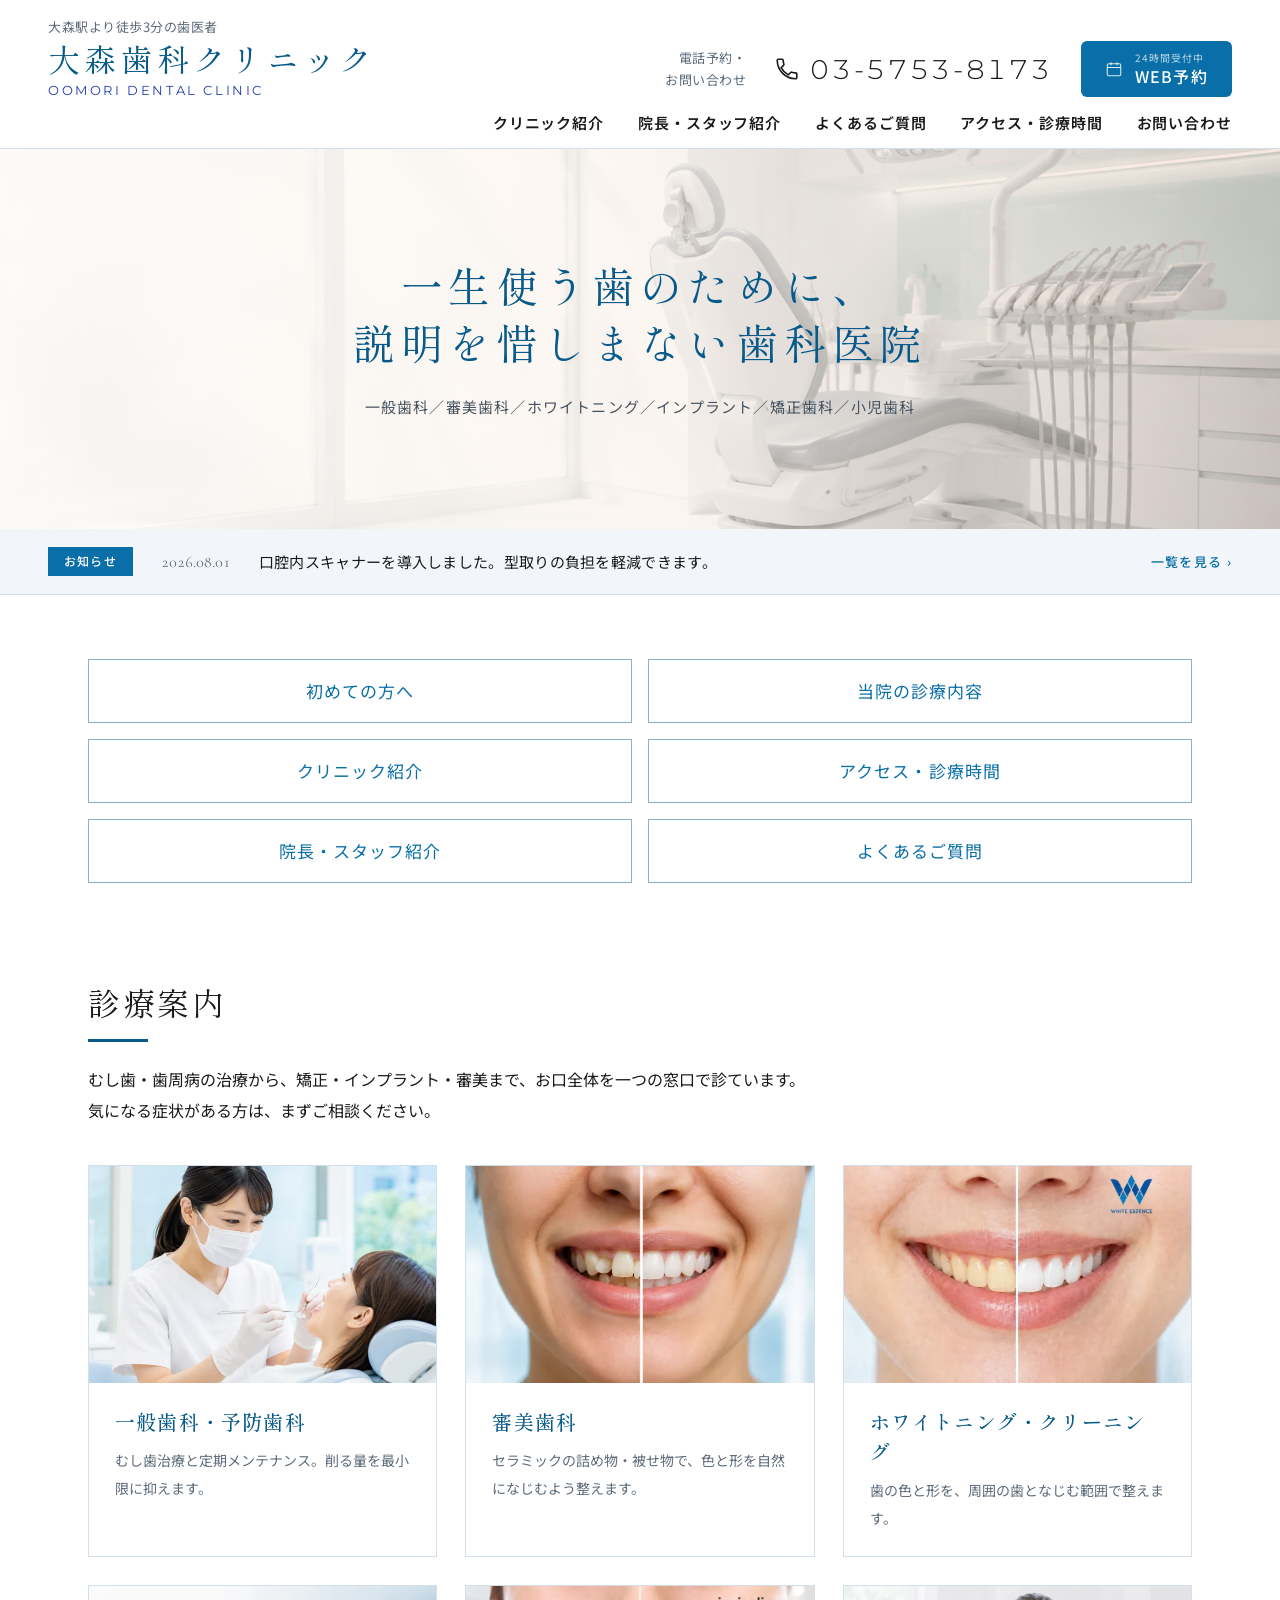
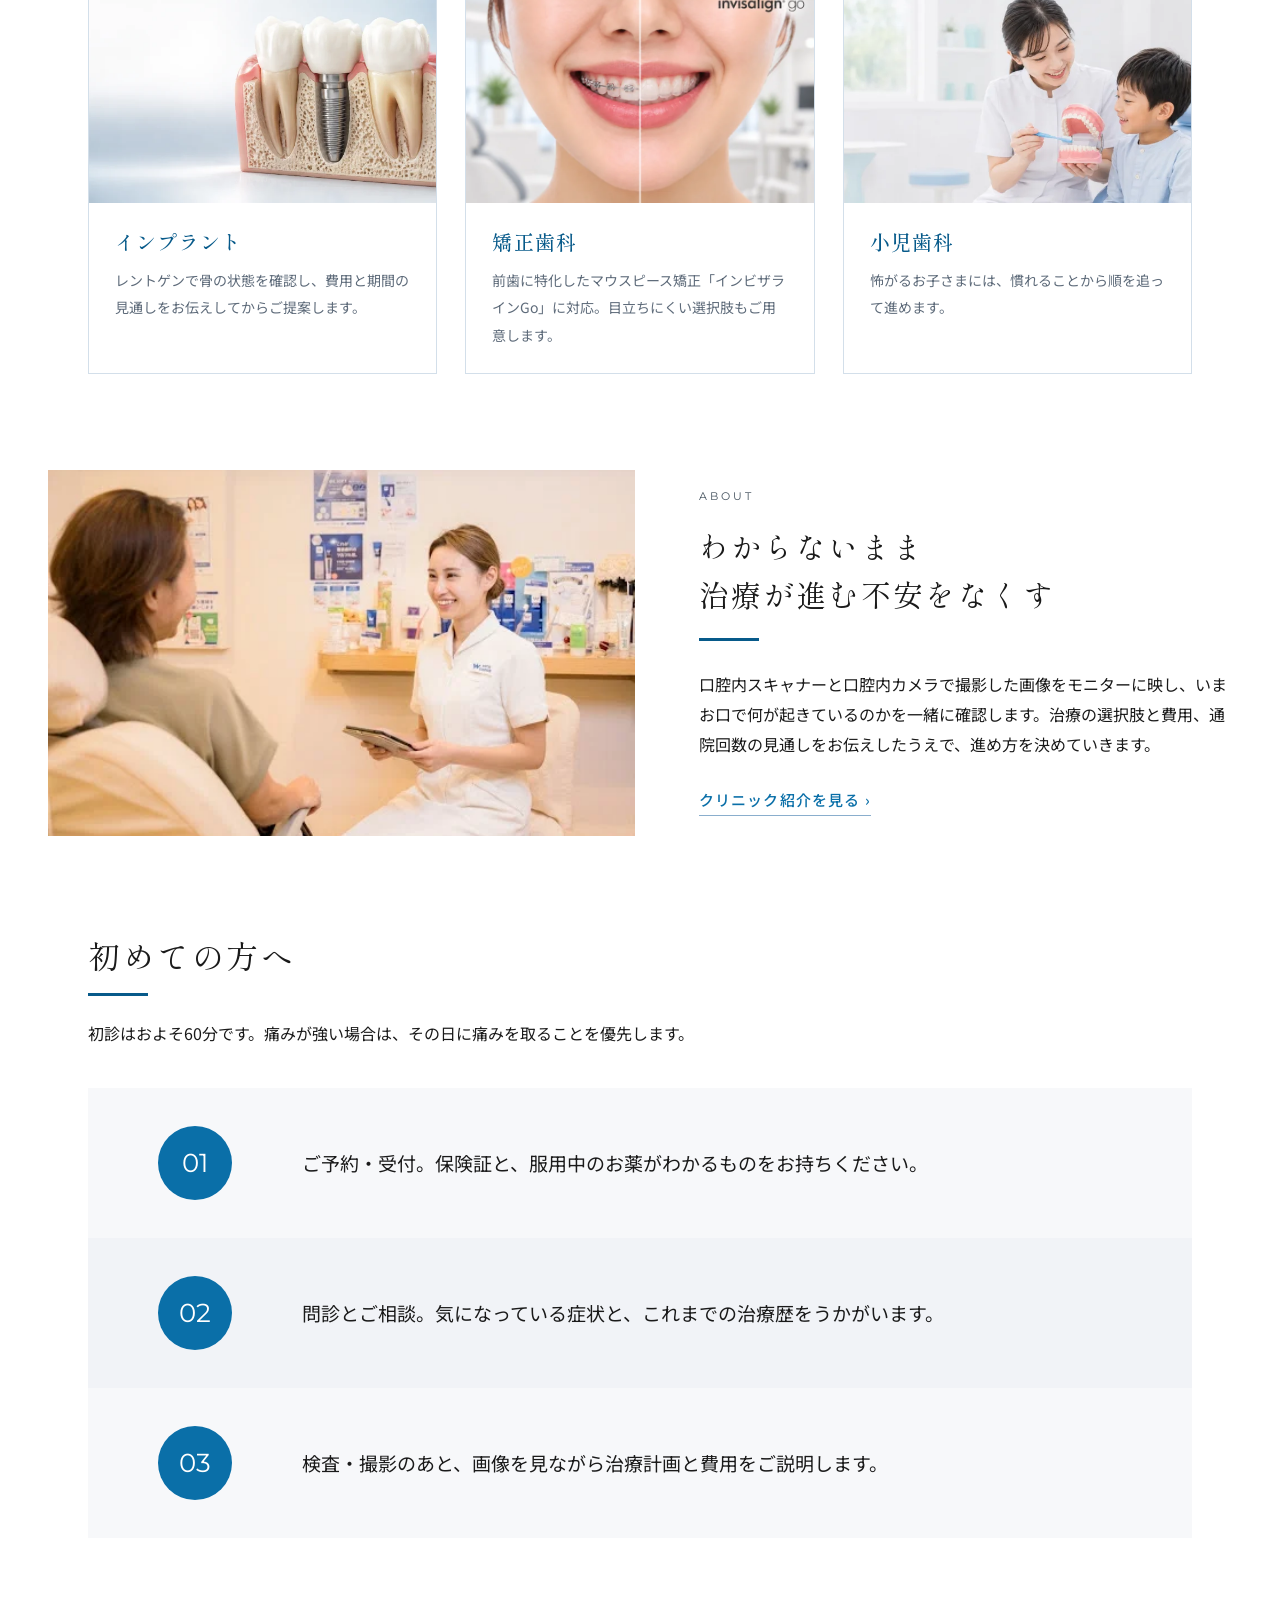
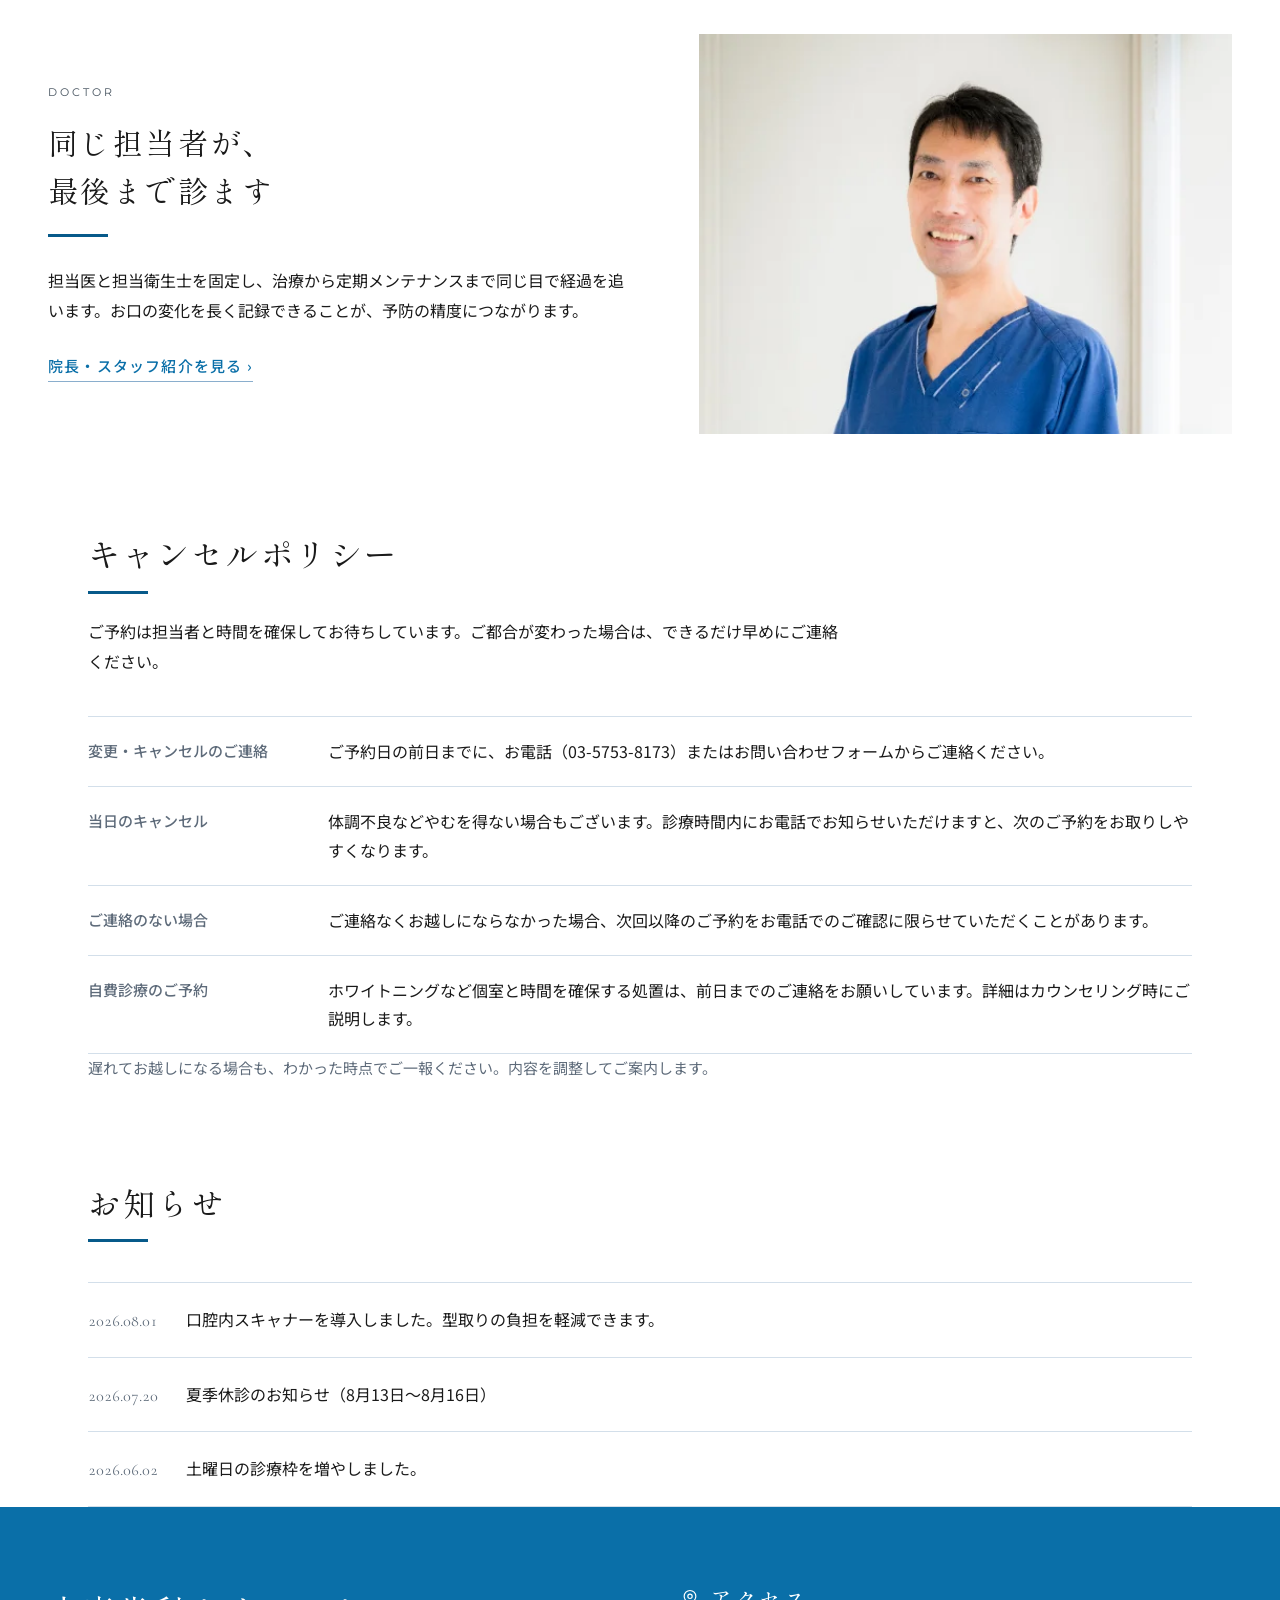
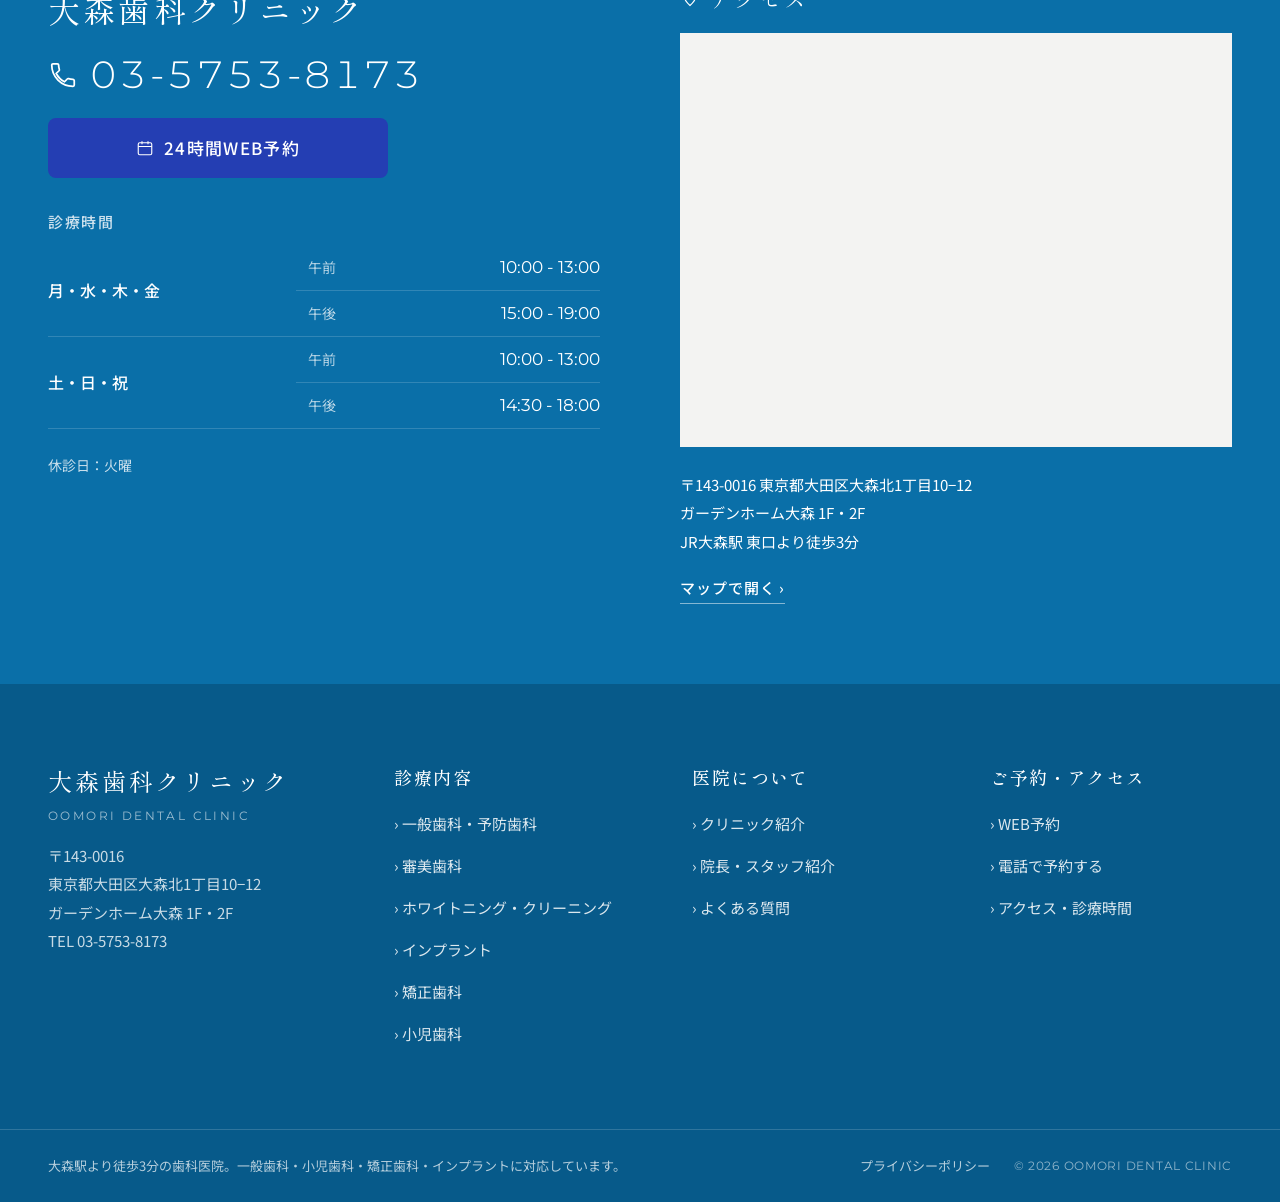
<file: site/index.html>
<!DOCTYPE html>
<html lang="ja">
<head>
<meta charset="utf-8">
<meta name="viewport" content="width=device-width, initial-scale=1">
<title>大森歯科クリニック｜大森駅より徒歩3分の歯医者</title>
<meta name="description" content="大森駅より徒歩3分の歯科医院、大森歯科クリニック。一般歯科・審美歯科・ホワイトニング・インプラント・矯正歯科・小児歯科に対応しています。">
<link rel="canonical" href="https://www.oomori-dc.com/">
<meta name="robots" content="index,follow">
<meta property="og:title" content="大森歯科クリニック｜大森駅より徒歩3分の歯医者">
<meta property="og:description" content="大森駅より徒歩3分の歯科医院、大森歯科クリニック。一般歯科・審美歯科・ホワイトニング・インプラント・矯正歯科・小児歯科に対応しています。">
<meta property="og:type" content="website">
<meta property="og:url" content="https://www.oomori-dc.com/">
<meta property="og:site_name" content="大森歯科クリニック">
<meta property="og:image" content="https://www.oomori-dc.com/assets/img/ogp-image.png">
<meta property="og:image:width" content="1200">
<meta property="og:image:height" content="630">
<meta property="og:locale" content="ja_JP">
<meta name="twitter:card" content="summary_large_image">
<meta name="twitter:title" content="大森歯科クリニック｜大森駅より徒歩3分の歯医者">
<meta name="twitter:description" content="大森駅より徒歩3分の歯科医院、大森歯科クリニック。一般歯科・審美歯科・ホワイトニング・インプラント・矯正歯科・小児歯科に対応しています。">
<meta name="twitter:image" content="https://www.oomori-dc.com/assets/img/ogp-image.png">
<link rel="icon" href="favicon.ico" sizes="any">
<link rel="icon" type="image/png" sizes="32x32" href="favicon-32.png">
<link rel="icon" type="image/png" sizes="16x16" href="favicon-16.png">
<link rel="apple-touch-icon" sizes="180x180" href="apple-touch-icon.png">
<link rel="manifest" href="site.webmanifest">
<meta name="theme-color" content="#0A6FA8">
<link rel="preconnect" href="https://fonts.googleapis.com">
<link rel="preconnect" href="https://fonts.gstatic.com" crossorigin>
<link href="https://fonts.googleapis.com/css2?family=Shippori+Mincho:wght@400;500;600&family=Noto+Sans+JP:wght@400;500;700&family=Cormorant+Garamond:wght@300;400;500&family=Montserrat:wght@300;400;500&display=swap" rel="stylesheet">
<link rel="stylesheet" href="css/style.css">
</head>
<body>

<div data-include="partials/header.html"></div>

<div id="top" class="hero">
  <div class="hero__bg"><img src="assets/img/hero.png" alt="" width="1672" height="941"></div>
  <div class="hero__overlay"></div>
  <div class="hero__content">
    <h1 class="hero__title">一生使う歯のために、<br>説明を惜しまない歯科医院</h1>
    <p class="hero__subtitle">一般歯科／審美歯科／ホワイトニング／インプラント／矯正歯科／小児歯科</p>
  </div>
</div>

<div class="news-bar">
  <a href="/news/kouku-scanner.html" class="news-bar__link">
    <span class="news-bar__tag">お知らせ</span>
    <span class="news-bar__date">2026.08.01</span>
    <span class="news-bar__text">口腔内スキャナーを導入しました。型取りの負担を軽減できます。</span>
  </a>
  <a href="/news/kouku-scanner.html" class="news-bar__more">一覧を見る ›</a>
</div>

<main>
  <section class="section section--first">
    <div class="anchor-grid">
      <a href="#first">初めての方へ</a>
      <a href="#menu">当院の診療内容</a>
      <a href="/clinic.html">クリニック紹介</a>
      <a href="/access.html">アクセス・診療時間</a>
      <a href="#staff">院長・スタッフ紹介</a>
      <a href="/faq.html">よくあるご質問</a>
    </div>
  </section>

  <section id="menu" class="section">
    <div class="section-heading">
      <h2 class="section-heading__title">診療案内</h2>
      <div class="section-heading__rule"></div>
      <p class="section-heading__lead">むし歯・歯周病の治療から、矯正・インプラント・審美まで、お口全体を一つの窓口で診ています。気になる症状がある方は、まずご相談ください。</p>
    </div>
    <div class="menu-grid">
      <article class="menu-card">
        <div class="menu-card__image"><img src="assets/img/menu-general.webp" width="726" height="396" alt="一般歯科・予防歯科の診療風景" loading="lazy"></div>
        <div class="menu-card__body">
          <h3 class="menu-card__title">一般歯科・予防歯科</h3>
          <p class="menu-card__desc">むし歯治療と定期メンテナンス。削る量を最小限に抑えます。</p>
        </div>
      </article>
      <article class="menu-card">
        <div class="menu-card__image"><img src="assets/img/menu-esthetic.webp" width="758" height="413" alt="審美歯科の診療風景" loading="lazy"></div>
        <div class="menu-card__body">
          <h3 class="menu-card__title">審美歯科</h3>
          <p class="menu-card__desc">セラミックの詰め物・被せ物で、色と形を自然になじむよう整えます。</p>
        </div>
      </article>
      <article class="menu-card">
        <div class="menu-card__image"><a href="/whitening.html"><img src="assets/img/menu-whitening.webp" width="726" height="344" alt="ホワイトニングの施術風景" loading="lazy"></a></div>
        <div class="menu-card__body">
          <h3 class="menu-card__title"><a href="/whitening.html">ホワイトニング・クリーニング</a></h3>
          <p class="menu-card__desc">歯の色と形を、周囲の歯となじむ範囲で整えます。</p>
        </div>
      </article>
      <article class="menu-card">
        <div class="menu-card__image"><img src="assets/img/menu-implant.webp" width="726" height="398" alt="インプラント治療のイメージ" loading="lazy"></div>
        <div class="menu-card__body">
          <h3 class="menu-card__title">インプラント</h3>
          <p class="menu-card__desc">レントゲンで骨の状態を確認し、費用と期間の見通しをお伝えしてからご提案します。</p>
        </div>
      </article>
      <article class="menu-card">
        <div class="menu-card__image"><a href="/orthodontics.html"><img src="assets/img/menu-ortho.webp" width="758" height="474" alt="矯正歯科（インビザラインGo）のイメージ" loading="lazy"></a></div>
        <div class="menu-card__body">
          <h3 class="menu-card__title"><a href="/orthodontics.html">矯正歯科</a></h3>
          <p class="menu-card__desc">前歯に特化したマウスピース矯正「インビザラインGo」に対応。目立ちにくい選択肢もご用意します。</p>
        </div>
      </article>
      <article class="menu-card">
        <div class="menu-card__image"><img src="assets/img/menu-kids.webp" width="726" height="387" alt="小児歯科の診療風景" loading="lazy"></div>
        <div class="menu-card__body">
          <h3 class="menu-card__title">小児歯科</h3>
          <p class="menu-card__desc">怖がるお子さまには、慣れることから順を追って進めます。</p>
        </div>
      </article>
    </div>
  </section>

  <section id="about" class="section section--wide">
    <div class="media-block">
      <div class="media-block__image">
        <img src="assets/img/top-about.webp" width="512" height="341" alt="診療風景" loading="lazy">
      </div>
      <div class="media-block__content">
        <span class="media-block__eyebrow">ABOUT</span>
        <h2 class="media-block__title">わからないまま<br>治療が進む不安をなくす</h2>
        <div class="media-block__rule"></div>
        <p class="media-block__text">口腔内スキャナーと口腔内カメラで撮影した画像をモニターに映し、いまお口で何が起きているのかを一緒に確認します。治療の選択肢と費用、通院回数の見通しをお伝えしたうえで、進め方を決めていきます。</p>
        <a href="/clinic.html" class="media-block__link">クリニック紹介を見る ›</a>
      </div>
    </div>
  </section>

  <section id="first" class="section">
    <div class="section-heading">
      <h2 class="section-heading__title">初めての方へ</h2>
      <div class="section-heading__rule"></div>
      <p class="section-heading__lead">初診はおよそ60分です。痛みが強い場合は、その日に痛みを取ることを優先します。</p>
    </div>
    <ol class="steps">
      <li class="step">
        <span class="step__number">01</span>
        <p class="step__text">ご予約・受付。保険証と、服用中のお薬がわかるものをお持ちください。</p>
      </li>
      <li class="step">
        <span class="step__number">02</span>
        <p class="step__text">問診とご相談。気になっている症状と、これまでの治療歴をうかがいます。</p>
      </li>
      <li class="step">
        <span class="step__number">03</span>
        <p class="step__text">検査・撮影のあと、画像を見ながら治療計画と費用をご説明します。</p>
      </li>
    </ol>
  </section>

  <section id="staff" class="section section--wide">
    <div class="media-block">
      <div class="media-block__content">
        <span class="media-block__eyebrow">DOCTOR</span>
        <h2 class="media-block__title">同じ担当者が、<br>最後まで診ます</h2>
        <div class="media-block__rule"></div>
        <p class="media-block__text">担当医と担当衛生士を固定し、治療から定期メンテナンスまで同じ目で経過を追います。お口の変化を長く記録できることが、予防の精度につながります。</p>
        <a href="/staff.html" class="media-block__link">院長・スタッフ紹介を見る ›</a>
      </div>
      <div class="media-block__image media-block__image--portrait">
        <img src="assets/img/top-doctor.webp" width="508" height="762" alt="院長・スタッフ" loading="lazy">
      </div>
    </div>
  </section>

  <section id="cancel" class="section">
    <div class="section-heading">
      <h2 class="section-heading__title">キャンセルポリシー</h2>
      <div class="section-heading__rule"></div>
      <p class="section-heading__lead" style="max-width:760px">ご予約は担当者と時間を確保してお待ちしています。ご都合が変わった場合は、できるだけ早めにご連絡ください。</p>
    </div>
    <dl class="policy-list">
      <dt>変更・キャンセルのご連絡</dt>
      <dd>ご予約日の前日までに、お電話（03-5753-8173）またはお問い合わせフォームからご連絡ください。</dd>
      <dt>当日のキャンセル</dt>
      <dd>体調不良などやむを得ない場合もございます。診療時間内にお電話でお知らせいただけますと、次のご予約をお取りしやすくなります。</dd>
      <dt>ご連絡のない場合</dt>
      <dd>ご連絡なくお越しにならなかった場合、次回以降のご予約をお電話でのご確認に限らせていただくことがあります。</dd>
      <dt>自費診療のご予約</dt>
      <dd>ホワイトニングなど個室と時間を確保する処置は、前日までのご連絡をお願いしています。詳細はカウンセリング時にご説明します。</dd>
    </dl>
    <p class="policy-note">遅れてお越しになる場合も、わかった時点でご一報ください。内容を調整してご案内します。</p>
  </section>

  <section id="news" class="section">
    <div class="section-heading">
      <h2 class="section-heading__title">お知らせ</h2>
      <div class="section-heading__rule"></div>
    </div>
    <div class="news-list">
      <a href="/news/kouku-scanner.html">
        <span class="news-list__date">2026.08.01</span>
        <span class="news-list__text">口腔内スキャナーを導入しました。型取りの負担を軽減できます。</span>
      </a>
      <a href="/news/summer-closure.html">
        <span class="news-list__date">2026.07.20</span>
        <span class="news-list__text">夏季休診のお知らせ（8月13日〜8月16日）</span>
      </a>
      <a href="/news/saturday-slots.html">
        <span class="news-list__date">2026.06.02</span>
        <span class="news-list__text">土曜日の診療枠を増やしました。</span>
      </a>
    </div>
  </section>
</main>

<div style="margin-top:96px" data-include="partials/footer.html"></div>

<script src="js/include.js"></script>
</body>
</html>
</file>
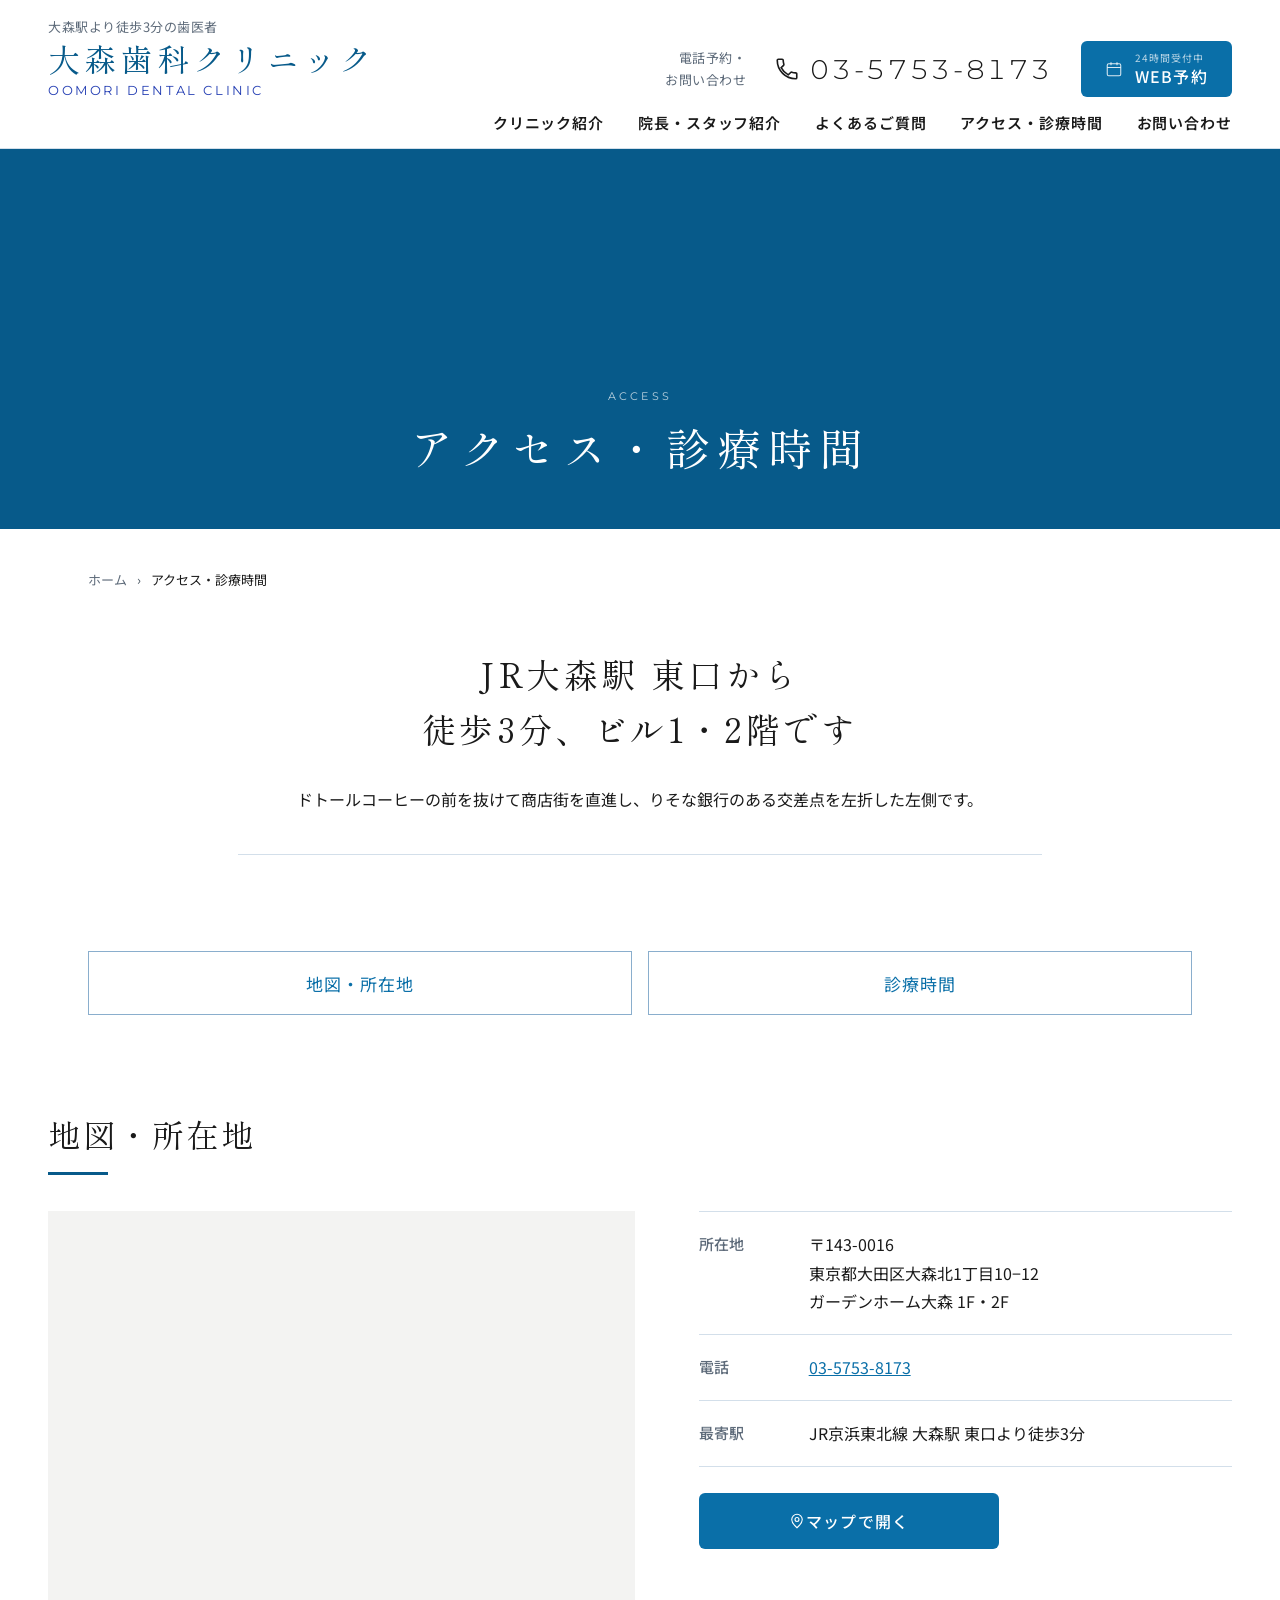
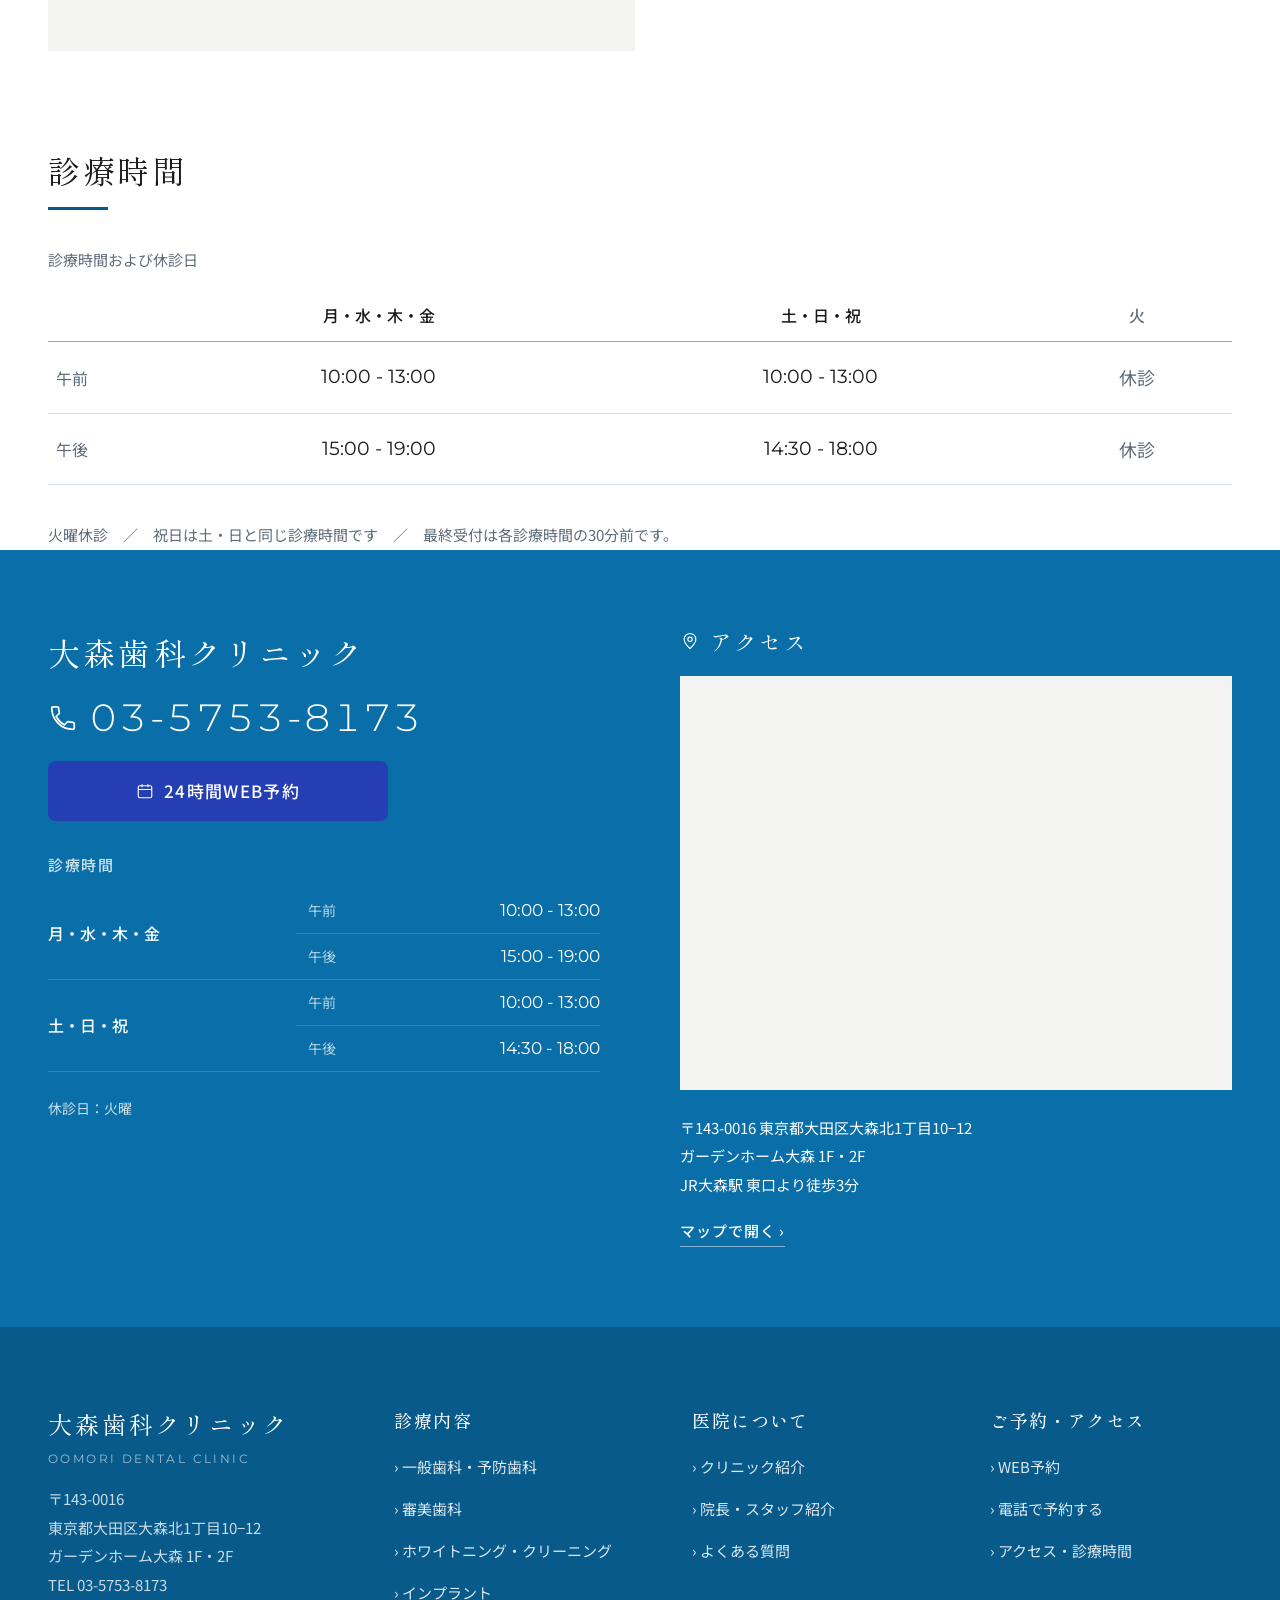
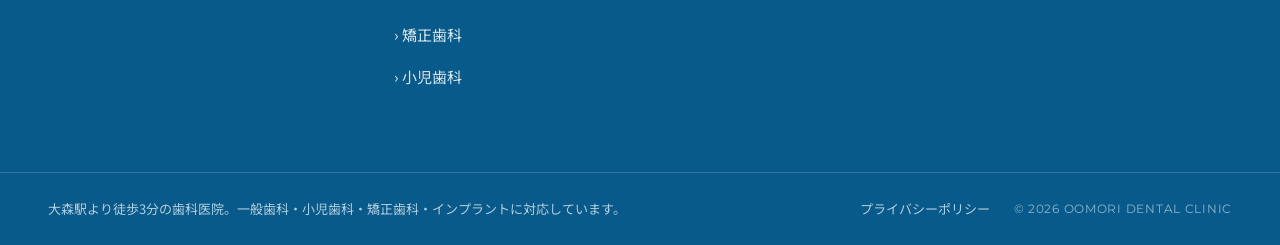
<file: site/access.html>
<!DOCTYPE html>
<html lang="ja">
<head>
<meta charset="utf-8">
<meta name="viewport" content="width=device-width, initial-scale=1">
<title>アクセス・診療時間｜大森歯科クリニック</title>
<meta name="description" content="大森歯科クリニックへのアクセス、診療時間のご案内。JR大森駅東口より徒歩3分。">
<link rel="canonical" href="https://www.oomori-dc.com/access.html">
<meta name="robots" content="index,follow">
<meta property="og:title" content="アクセス・診療時間｜大森歯科クリニック">
<meta property="og:description" content="大森歯科クリニックへのアクセス、診療時間のご案内。JR大森駅東口より徒歩3分。">
<meta property="og:type" content="website">
<meta property="og:url" content="https://www.oomori-dc.com/access.html">
<meta property="og:site_name" content="大森歯科クリニック">
<meta property="og:image" content="https://www.oomori-dc.com/assets/img/ogp-image.png">
<meta property="og:image:width" content="1200">
<meta property="og:image:height" content="630">
<meta property="og:locale" content="ja_JP">
<meta name="twitter:card" content="summary_large_image">
<meta name="twitter:title" content="アクセス・診療時間｜大森歯科クリニック">
<meta name="twitter:description" content="大森歯科クリニックへのアクセス、診療時間のご案内。JR大森駅東口より徒歩3分。">
<meta name="twitter:image" content="https://www.oomori-dc.com/assets/img/ogp-image.png">
<link rel="icon" href="favicon.ico" sizes="any">
<link rel="icon" type="image/png" sizes="32x32" href="favicon-32.png">
<link rel="icon" type="image/png" sizes="16x16" href="favicon-16.png">
<link rel="apple-touch-icon" sizes="180x180" href="apple-touch-icon.png">
<link rel="manifest" href="site.webmanifest">
<meta name="theme-color" content="#0A6FA8">
<link rel="preconnect" href="https://fonts.googleapis.com">
<link rel="preconnect" href="https://fonts.gstatic.com" crossorigin>
<link href="https://fonts.googleapis.com/css2?family=Shippori+Mincho:wght@400;500;600&family=Noto+Sans+JP:wght@400;500;700&family=Cormorant+Garamond:wght@300;400;500&family=Montserrat:wght@300;400;500&display=swap" rel="stylesheet">
<link rel="stylesheet" href="css/style.css">
<script type="application/ld+json">
{
  "@context": "https://schema.org",
  "@type": "BreadcrumbList",
  "itemListElement": [
    {
      "@type": "ListItem",
      "position": 1,
      "name": "ホーム",
      "item": "https://www.oomori-dc.com/"
    },
    {
      "@type": "ListItem",
      "position": 2,
      "name": "アクセス・診療時間",
      "item": "https://www.oomori-dc.com/access.html"
    }
  ]
}
</script>
</head>
<body>

<div data-include="partials/header.html"></div>

<!-- TODO: access-hero photo pending (医院外観, 21:9) -->
<div id="top" class="page-hero">
  <div class="page-hero__scrim"></div>
  <div class="page-hero__content">
    <span class="page-hero__eyebrow">ACCESS</span>
    <h1 class="page-hero__title">アクセス・診療時間</h1>
  </div>
</div>

<main>
  <nav aria-label="パンくず" class="breadcrumb">
    <a href="/">ホーム</a>
    <span class="breadcrumb__sep">›</span>
    <span class="breadcrumb__current">アクセス・診療時間</span>
  </nav>

  <section class="intro">
    <h2 class="intro__title">JR大森駅 東口から<br>徒歩3分、ビル1・2階です</h2>
    <p class="intro__lead">ドトールコーヒーの前を抜けて商店街を直進し、りそな銀行のある交差点を左折した左側です。</p>
    <div class="intro__divider"></div>
  </section>

  <section class="section">
    <div class="anchor-grid">
      <a href="#map">地図・所在地</a>
      <a href="#hours">診療時間</a>
    </div>
  </section>

  <div class="content-wrap content-stack">

    <section id="map" class="content-section">
      <div class="section-heading" style="margin-bottom:0">
        <h2 class="section-heading__title">地図・所在地</h2>
        <div class="section-heading__rule"></div>
      </div>
      <div class="media-block" style="align-items:start">
        <iframe title="大森歯科クリニックの地図（東京都大田区大森北）" style="width:100%;aspect-ratio:4/3;min-height:360px;border:0;display:block;background:#F3F3F2" src="https://www.google.com/maps?q=%E5%A4%A7%E6%A3%AE%E6%AD%AF%E7%A7%91%E3%82%AF%E3%83%AA%E3%83%8B%E3%83%83%E3%82%AF%20%E6%9D%B1%E4%BA%AC%E9%83%BD%E5%A4%A7%E7%94%B0%E5%8C%BA%E5%A4%A7%E6%A3%AE%E5%8C%971-10-12&z=18&output=embed" loading="lazy"></iframe>
        <div style="display:flex;flex-direction:column;gap:26px">
          <dl class="definition-list" style="--label-w:110px">
            <dt>所在地</dt>
            <dd>〒143-0016<br>東京都大田区大森北1丁目10−12<br>ガーデンホーム大森 1F・2F</dd>
            <dt>電話</dt>
            <dd><a href="tel:0357538173" style="font-variant-numeric:tabular-nums">03-5753-8173</a></dd>
            <dt>最寄駅</dt>
            <dd>JR京浜東北線 大森駅 東口より徒歩3分</dd>
          </dl>
          <a href="https://www.google.com/maps?q=%E5%A4%A7%E6%A3%AE%E6%AD%AF%E7%A7%91%E3%82%AF%E3%83%AA%E3%83%8B%E3%83%83%E3%82%AF%20%E6%9D%B1%E4%BA%AC%E9%83%BD%E5%A4%A7%E7%94%B0%E5%8C%BA%E5%A4%A7%E6%A3%AE%E5%8C%971-10-12" target="_blank" rel="noopener" class="cta-banner__button" style="max-width:300px">
            <svg width="18" height="18" viewBox="0 0 24 24" fill="none" stroke="#fff" stroke-width="1.5" aria-hidden="true"><path d="M12 21s7-6.2 7-11a7 7 0 1 0-14 0c0 4.8 7 11 7 11z"></path><circle cx="12" cy="10" r="2.6"></circle></svg>
            マップで開く
          </a>
        </div>
      </div>
    </section>

    <section id="hours" class="content-section">
      <div class="section-heading" style="margin-bottom:0">
        <h2 class="section-heading__title">診療時間</h2>
        <div class="section-heading__rule"></div>
      </div>
      <div class="table-scroll">
      <table style="width:100%;border-collapse:collapse;font-variant-numeric:tabular-nums">
        <caption style="text-align:left;font:400 15px/1.8 'Noto Sans JP',sans-serif;color:#5E6B7A;padding-bottom:16px">診療時間および休診日</caption>
        <thead>
          <tr>
            <th style="padding:14px 8px;border-bottom:1px solid #8AAECD;font:500 14px/1 'Noto Sans JP',sans-serif;color:#5E6B7A;text-align:left"></th>
            <th style="padding:14px 12px;border-bottom:1px solid #8AAECD;font:500 16px/1.5 'Noto Sans JP',sans-serif;color:#1A1A1A">月・水・木・金</th>
            <th style="padding:14px 12px;border-bottom:1px solid #8AAECD;font:500 16px/1.5 'Noto Sans JP',sans-serif;color:#1A1A1A">土・日・祝</th>
            <th style="padding:14px 12px;border-bottom:1px solid #8AAECD;font:500 16px/1.5 'Noto Sans JP',sans-serif;color:#5E6B7A">火</th>
          </tr>
        </thead>
        <tbody>
          <tr>
            <th style="padding:22px 8px;border-bottom:1px solid #D3DFEA;font:400 16px/1 'Noto Sans JP',sans-serif;color:#5E6B7A;text-align:left;width:110px">午前</th>
            <td style="padding:22px 12px;border-bottom:1px solid #D3DFEA;text-align:center;font:400 19px/1.4 'Montserrat',sans-serif;color:#1A1A1A">10:00 - 13:00</td>
            <td style="padding:22px 12px;border-bottom:1px solid #D3DFEA;text-align:center;font:400 19px/1.4 'Montserrat',sans-serif;color:#1A1A1A">10:00 - 13:00</td>
            <td style="padding:22px 12px;border-bottom:1px solid #D3DFEA;text-align:center;font:400 18px/1.4 'Noto Sans JP',sans-serif;color:#5E6B7A">休診</td>
          </tr>
          <tr>
            <th style="padding:22px 8px;border-bottom:1px solid #D3DFEA;font:400 16px/1 'Noto Sans JP',sans-serif;color:#5E6B7A;text-align:left">午後</th>
            <td style="padding:22px 12px;border-bottom:1px solid #D3DFEA;text-align:center;font:400 19px/1.4 'Montserrat',sans-serif;color:#1A1A1A">15:00 - 19:00</td>
            <td style="padding:22px 12px;border-bottom:1px solid #D3DFEA;text-align:center;font:400 19px/1.4 'Montserrat',sans-serif;color:#1A1A1A">14:30 - 18:00</td>
            <td style="padding:22px 12px;border-bottom:1px solid #D3DFEA;text-align:center;font:400 18px/1.4 'Noto Sans JP',sans-serif;color:#5E6B7A">休診</td>
          </tr>
        </tbody>
      </table>
      </div>
      <p style="margin:0;font:400 15px/1.9 'Noto Sans JP',sans-serif;color:#5E6B7A">火曜休診　／　祝日は土・日と同じ診療時間です　／　最終受付は各診療時間の30分前です。</p>
    </section>

  </div>
</main>

<div style="margin-top:96px" data-include="partials/footer.html"></div>

<script src="js/include.js"></script>
</body>
</html>
</file>
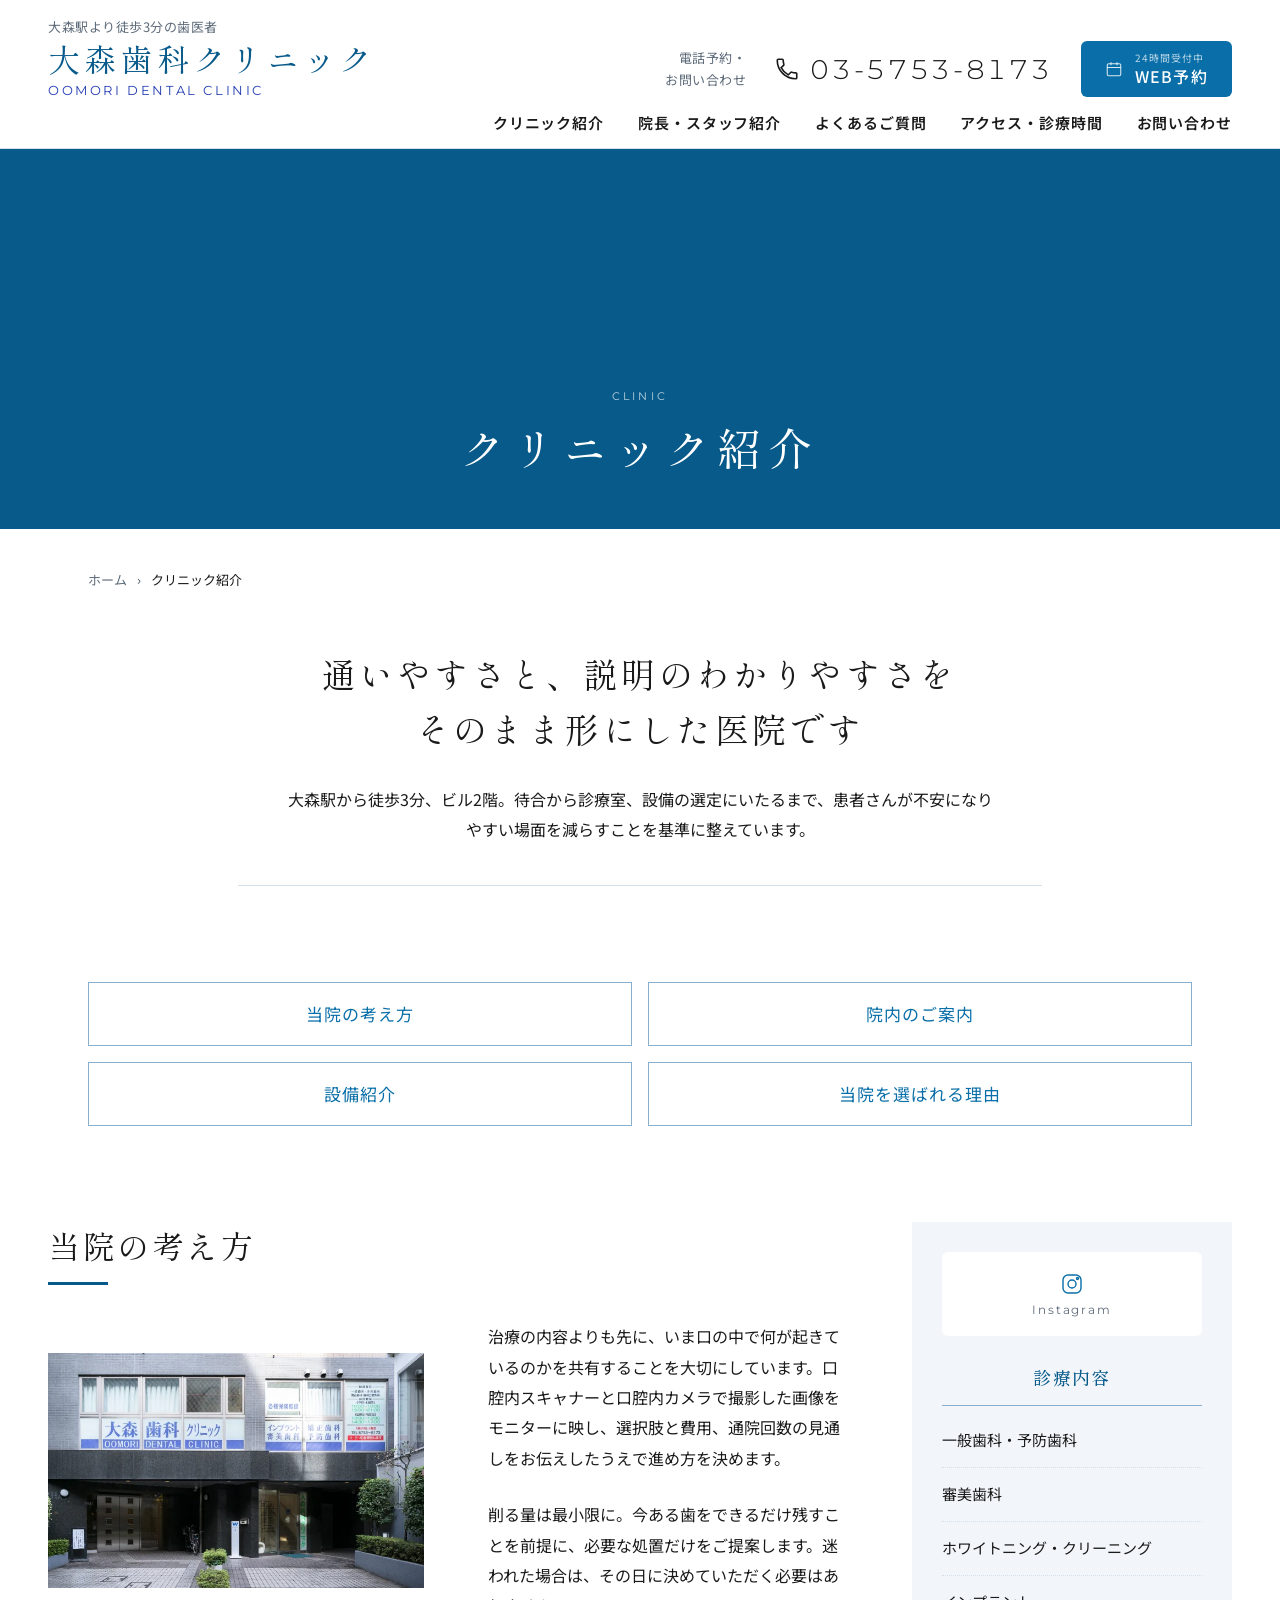
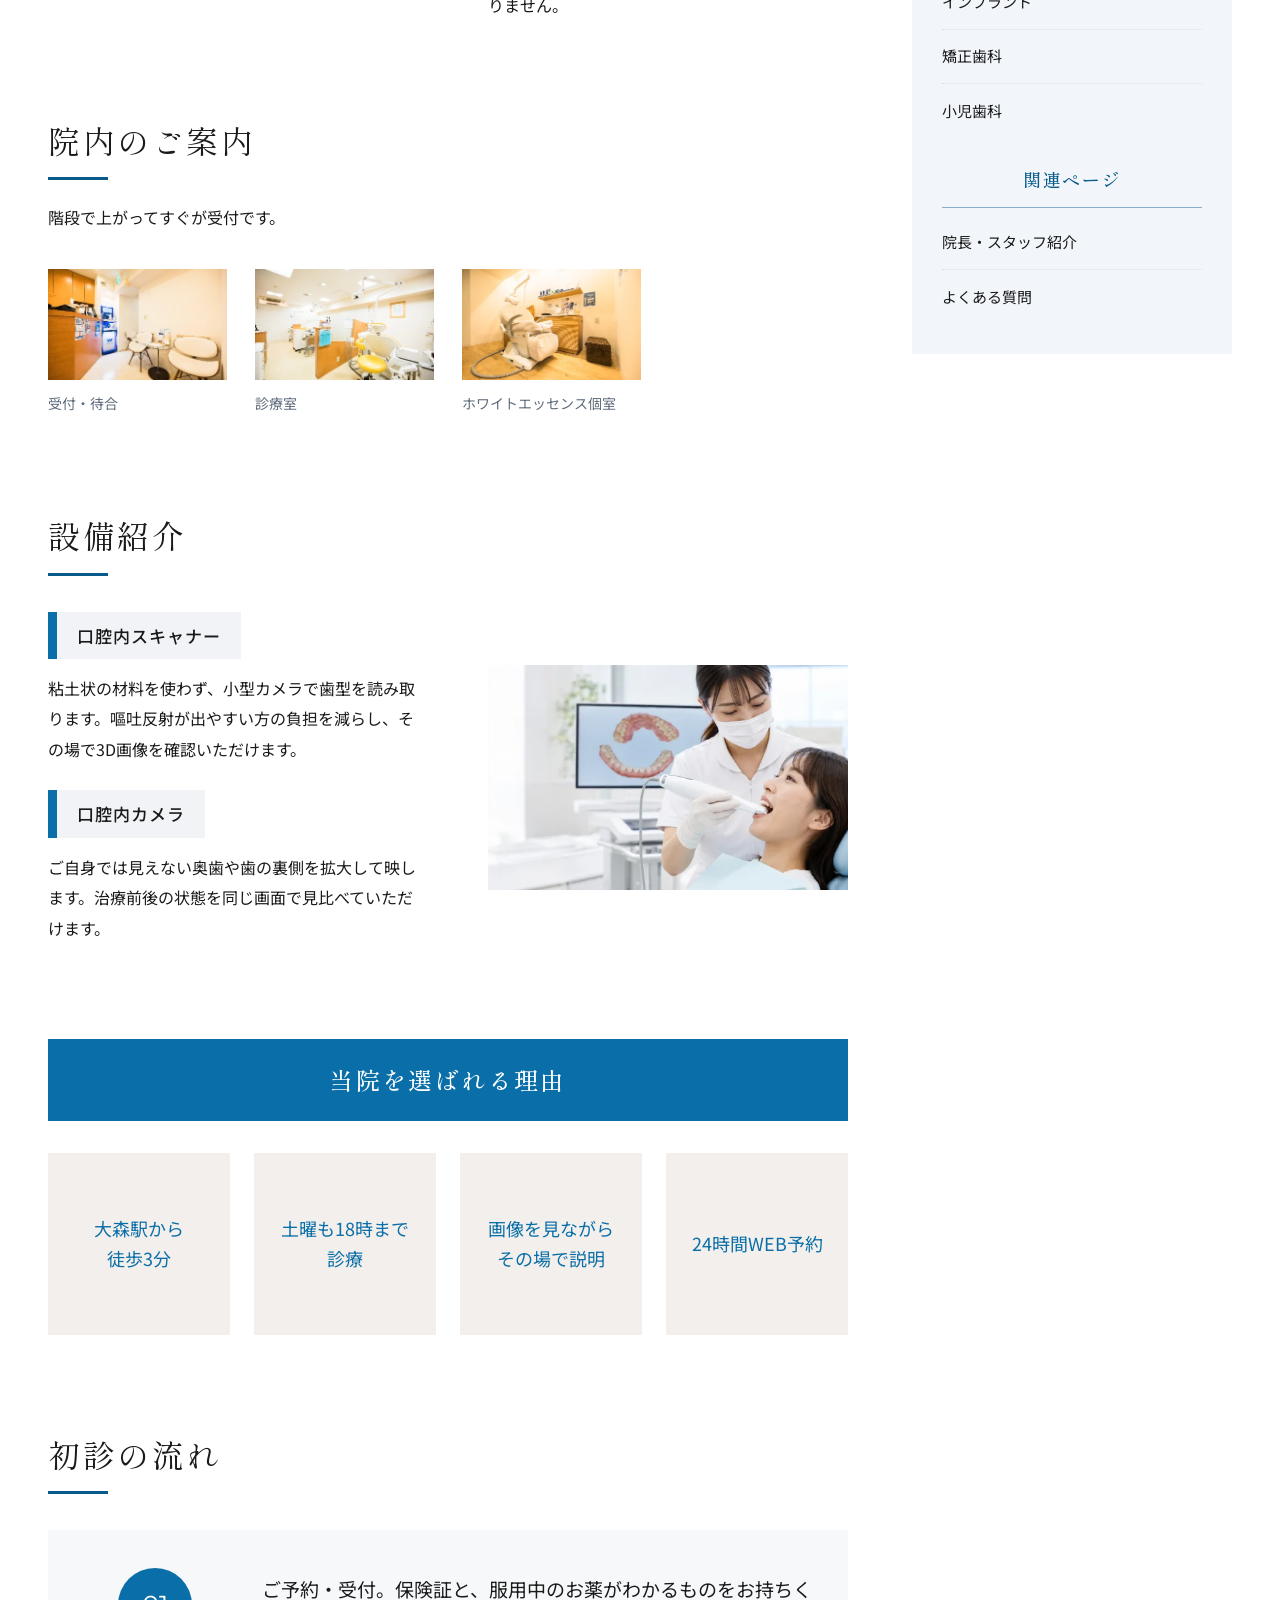
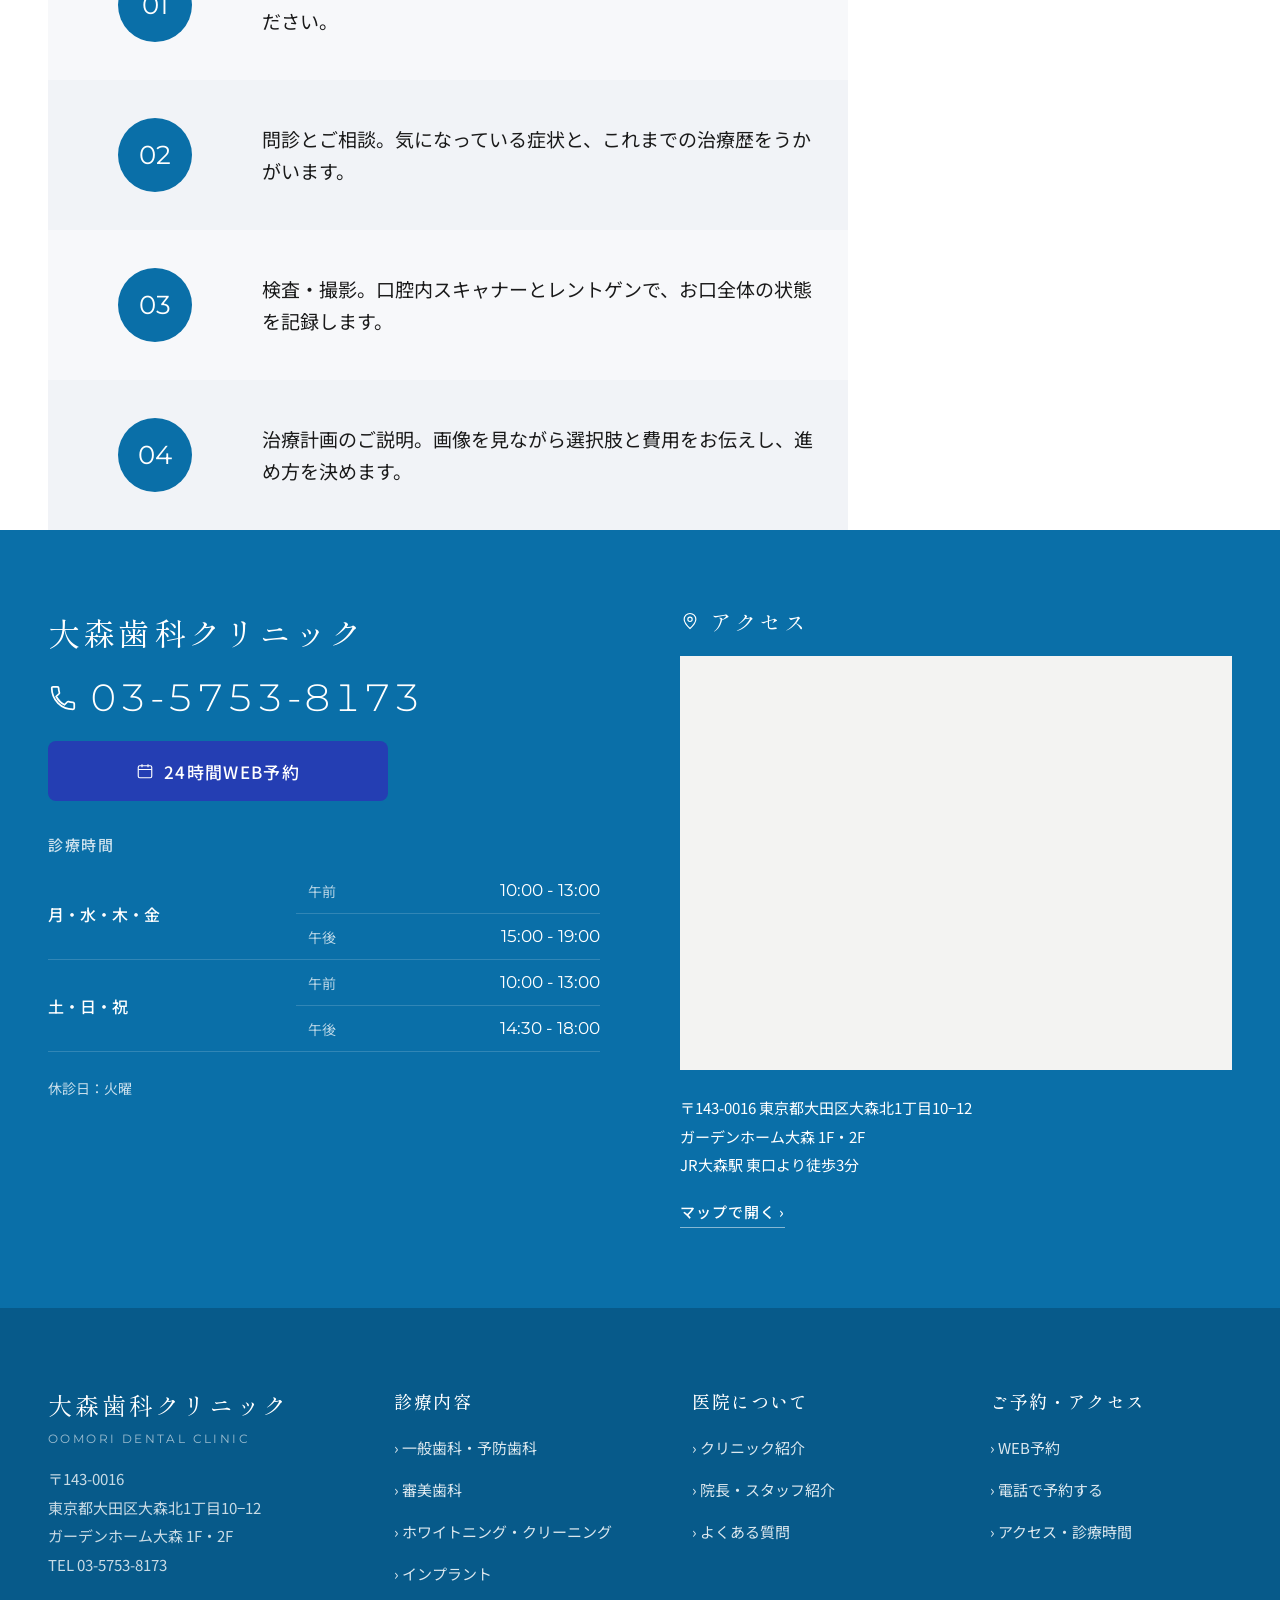
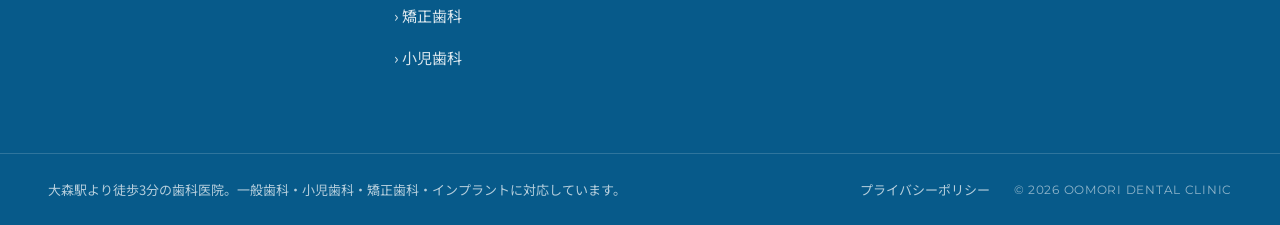
<file: site/clinic.html>
<!DOCTYPE html>
<html lang="ja">
<head>
<meta charset="utf-8">
<meta name="viewport" content="width=device-width, initial-scale=1">
<title>クリニック紹介｜大森歯科クリニック</title>
<meta name="description" content="大森駅から徒歩3分、通いやすさと説明のわかりやすさを大切にした大森歯科クリニックのご案内。院内設備や当院を選ばれる理由をご紹介します。">
<link rel="canonical" href="https://www.oomori-dc.com/clinic.html">
<meta name="robots" content="index,follow">
<meta property="og:title" content="クリニック紹介｜大森歯科クリニック">
<meta property="og:description" content="大森駅から徒歩3分、通いやすさと説明のわかりやすさを大切にした大森歯科クリニックのご案内。院内設備や当院を選ばれる理由をご紹介します。">
<meta property="og:type" content="website">
<meta property="og:url" content="https://www.oomori-dc.com/clinic.html">
<meta property="og:site_name" content="大森歯科クリニック">
<meta property="og:image" content="https://www.oomori-dc.com/assets/img/ogp-image.png">
<meta property="og:image:width" content="1200">
<meta property="og:image:height" content="630">
<meta property="og:locale" content="ja_JP">
<meta name="twitter:card" content="summary_large_image">
<meta name="twitter:title" content="クリニック紹介｜大森歯科クリニック">
<meta name="twitter:description" content="大森駅から徒歩3分、通いやすさと説明のわかりやすさを大切にした大森歯科クリニックのご案内。院内設備や当院を選ばれる理由をご紹介します。">
<meta name="twitter:image" content="https://www.oomori-dc.com/assets/img/ogp-image.png">
<link rel="icon" href="favicon.ico" sizes="any">
<link rel="icon" type="image/png" sizes="32x32" href="favicon-32.png">
<link rel="icon" type="image/png" sizes="16x16" href="favicon-16.png">
<link rel="apple-touch-icon" sizes="180x180" href="apple-touch-icon.png">
<link rel="manifest" href="site.webmanifest">
<meta name="theme-color" content="#0A6FA8">
<link rel="preconnect" href="https://fonts.googleapis.com">
<link rel="preconnect" href="https://fonts.gstatic.com" crossorigin>
<link href="https://fonts.googleapis.com/css2?family=Shippori+Mincho:wght@400;500;600&family=Noto+Sans+JP:wght@400;500;700&family=Cormorant+Garamond:wght@300;400;500&family=Montserrat:wght@300;400;500&display=swap" rel="stylesheet">
<link rel="stylesheet" href="css/style.css">
<script type="application/ld+json">
{
  "@context": "https://schema.org",
  "@type": "BreadcrumbList",
  "itemListElement": [
    {
      "@type": "ListItem",
      "position": 1,
      "name": "ホーム",
      "item": "https://www.oomori-dc.com/"
    },
    {
      "@type": "ListItem",
      "position": 2,
      "name": "クリニック紹介",
      "item": "https://www.oomori-dc.com/clinic.html"
    }
  ]
}
</script>
</head>
<body>

<div data-include="partials/header.html"></div>

<!-- TODO: clinic-hero photo pending (院内の待合, 21:9) -->
<div id="top" class="page-hero">
  <div class="page-hero__scrim"></div>
  <div class="page-hero__content">
    <span class="page-hero__eyebrow">CLINIC</span>
    <h1 class="page-hero__title">クリニック紹介</h1>
  </div>
</div>

<main>
  <nav aria-label="パンくず" class="breadcrumb">
    <a href="/">ホーム</a>
    <span class="breadcrumb__sep">›</span>
    <span class="breadcrumb__current">クリニック紹介</span>
  </nav>

  <section class="intro">
    <h2 class="intro__title">通いやすさと、説明のわかりやすさを<br>そのまま形にした医院です</h2>
    <p class="intro__lead">大森駅から徒歩3分、ビル2階。待合から診療室、設備の選定にいたるまで、患者さんが不安になりやすい場面を減らすことを基準に整えています。</p>
    <div class="intro__divider"></div>
  </section>

  <section class="section">
    <div class="anchor-grid">
      <a href="#about">当院の考え方</a>
      <a href="#inside">院内のご案内</a>
      <a href="#equipment">設備紹介</a>
      <a href="#merit">当院を選ばれる理由</a>
    </div>
  </section>

  <div class="content-layout">
    <div class="content-stack">

      <section id="about" class="content-section">
        <div class="section-heading" style="margin-bottom:0">
          <h2 class="section-heading__title">当院の考え方</h2>
          <div class="section-heading__rule"></div>
        </div>
        <div class="media-block">
          <div class="media-block__image">
            <img src="assets/img/clinic-about.webp" width="684" height="456" alt="診療風景" loading="lazy">
          </div>
          <div style="display:flex;flex-direction:column;gap:26px">
            <p style="margin:0;font:400 16px/1.9 'Noto Sans JP',sans-serif;color:#1A1A1A">治療の内容よりも先に、いま口の中で何が起きているのかを共有することを大切にしています。口腔内スキャナーと口腔内カメラで撮影した画像をモニターに映し、選択肢と費用、通院回数の見通しをお伝えしたうえで進め方を決めます。</p>
            <p style="margin:0;font:400 16px/1.9 'Noto Sans JP',sans-serif;color:#1A1A1A">削る量は最小限に。今ある歯をできるだけ残すことを前提に、必要な処置だけをご提案します。迷われた場合は、その日に決めていただく必要はありません。</p>
          </div>
        </div>
      </section>

      <section id="inside" class="content-section">
        <div class="section-heading" style="margin-bottom:0">
          <h2 class="section-heading__title">院内のご案内</h2>
          <div class="section-heading__rule"></div>
          <p class="section-heading__lead">階段で上がってすぐが受付です。</p>
        </div>
        <div class="gallery-grid">
          <figure class="gallery-item">
            <div class="gallery-item__image"><img src="assets/img/inside-reception.webp" width="368" height="245" alt="受付・待合" loading="lazy"></div>
            <figcaption>受付・待合</figcaption>
          </figure>
          <figure class="gallery-item">
            <div class="gallery-item__image"><img src="assets/img/inside-unit.webp" width="368" height="245" alt="診療室" loading="lazy"></div>
            <figcaption>診療室</figcaption>
          </figure>
          <figure class="gallery-item">
            <div class="gallery-item__image"><img src="assets/img/inside-we-room.webp" width="368" height="245" alt="ホワイトエッセンス個室" loading="lazy"></div>
            <figcaption>ホワイトエッセンス個室</figcaption>
          </figure>
        </div>
      </section>

      <section id="equipment" class="content-section">
        <div class="section-heading" style="margin-bottom:0">
          <h2 class="section-heading__title">設備紹介</h2>
          <div class="section-heading__rule"></div>
        </div>
        <div class="media-block">
          <div style="display:flex;flex-direction:column;gap:26px">
            <div class="tag-block">
              <span class="tag-block__label">口腔内スキャナー</span>
              <p class="tag-block__text">粘土状の材料を使わず、小型カメラで歯型を読み取ります。嘔吐反射が出やすい方の負担を減らし、その場で3D画像を確認いただけます。</p>
            </div>
            <div class="tag-block">
              <span class="tag-block__label">口腔内カメラ</span>
              <p class="tag-block__text">ご自身では見えない奥歯や歯の裏側を拡大して映します。治療前後の状態を同じ画面で見比べていただけます。</p>
            </div>
          </div>
          <div class="photo-box"><img src="assets/img/equipment-photo.webp" width="720" height="342" alt="院内設備" loading="lazy"></div>
        </div>
      </section>

      <section id="merit" class="content-section" style="gap:0">
        <h2 class="merit-banner">当院を選ばれる理由</h2>
        <div class="merit-grid">
          <div class="merit-card">大森駅から<br>徒歩3分</div>
          <div class="merit-card">土曜も18時まで<br>診療</div>
          <div class="merit-card">画像を見ながらその場で説明</div>
          <div class="merit-card">24時間WEB予約</div>
        </div>
      </section>

      <section class="content-section">
        <div class="section-heading" style="margin-bottom:0">
          <h2 class="section-heading__title">初診の流れ</h2>
          <div class="section-heading__rule"></div>
        </div>
        <ol class="steps">
          <li class="step">
            <span class="step__number">01</span>
            <p class="step__text">ご予約・受付。保険証と、服用中のお薬がわかるものをお持ちください。</p>
          </li>
          <li class="step">
            <span class="step__number">02</span>
            <p class="step__text">問診とご相談。気になっている症状と、これまでの治療歴をうかがいます。</p>
          </li>
          <li class="step">
            <span class="step__number">03</span>
            <p class="step__text">検査・撮影。口腔内スキャナーとレントゲンで、お口全体の状態を記録します。</p>
          </li>
          <li class="step">
            <span class="step__number">04</span>
            <p class="step__text">治療計画のご説明。画像を見ながら選択肢と費用をお伝えし、進め方を決めます。</p>
          </li>
        </ol>
      </section>

    </div>

    <aside class="page-aside">
      <a href="https://www.instagram.com/omori_dc_we/" target="_blank" rel="noopener" class="page-aside__instagram">
        <svg width="24" height="24" viewBox="0 0 24 24" fill="none" stroke="#0A6FA8" stroke-width="1.4" aria-hidden="true"><rect x="3" y="3" width="18" height="18" rx="5"></rect><circle cx="12" cy="12" r="4"></circle><circle cx="17.5" cy="6.5" r="1"></circle></svg>
        <span>Instagram</span>
      </a>
      <div class="page-aside__group">
        <h2>診療内容</h2>
        <a href="/#menu" class="page-aside__link">一般歯科・予防歯科</a>
        <a href="/#menu" class="page-aside__link">審美歯科</a>
        <a href="/whitening.html" class="page-aside__link">ホワイトニング・クリーニング</a>
        <a href="/#menu" class="page-aside__link">インプラント</a>
        <a href="/#menu" class="page-aside__link">矯正歯科</a>
        <a href="/#menu" class="page-aside__link">小児歯科</a>
      </div>
      <div class="page-aside__group">
        <h2>関連ページ</h2>
        <a href="/staff.html" class="page-aside__link">院長・スタッフ紹介</a>
        <a href="/faq.html" class="page-aside__link">よくある質問</a>
      </div>
    </aside>

  </div>
</main>

<div style="margin-top:96px" data-include="partials/footer.html"></div>

<script src="js/include.js"></script>
</body>
</html>
</file>
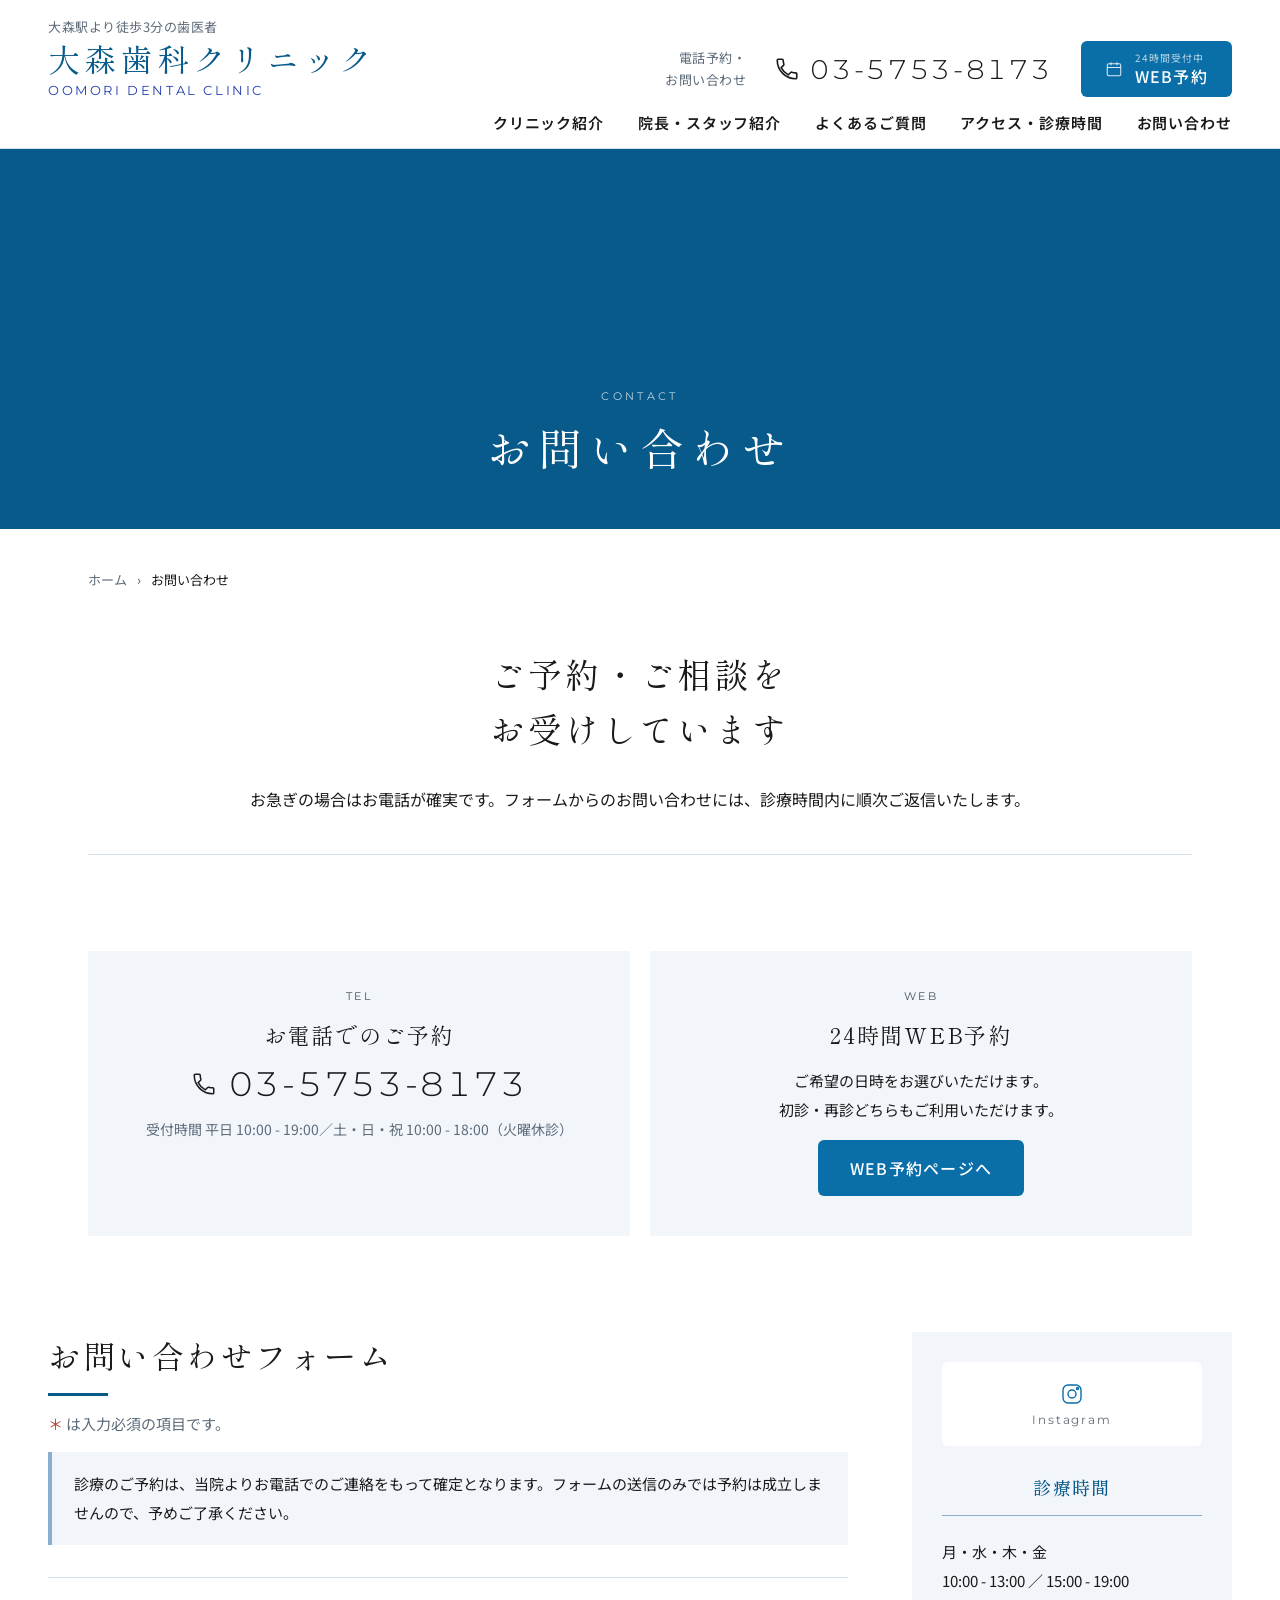
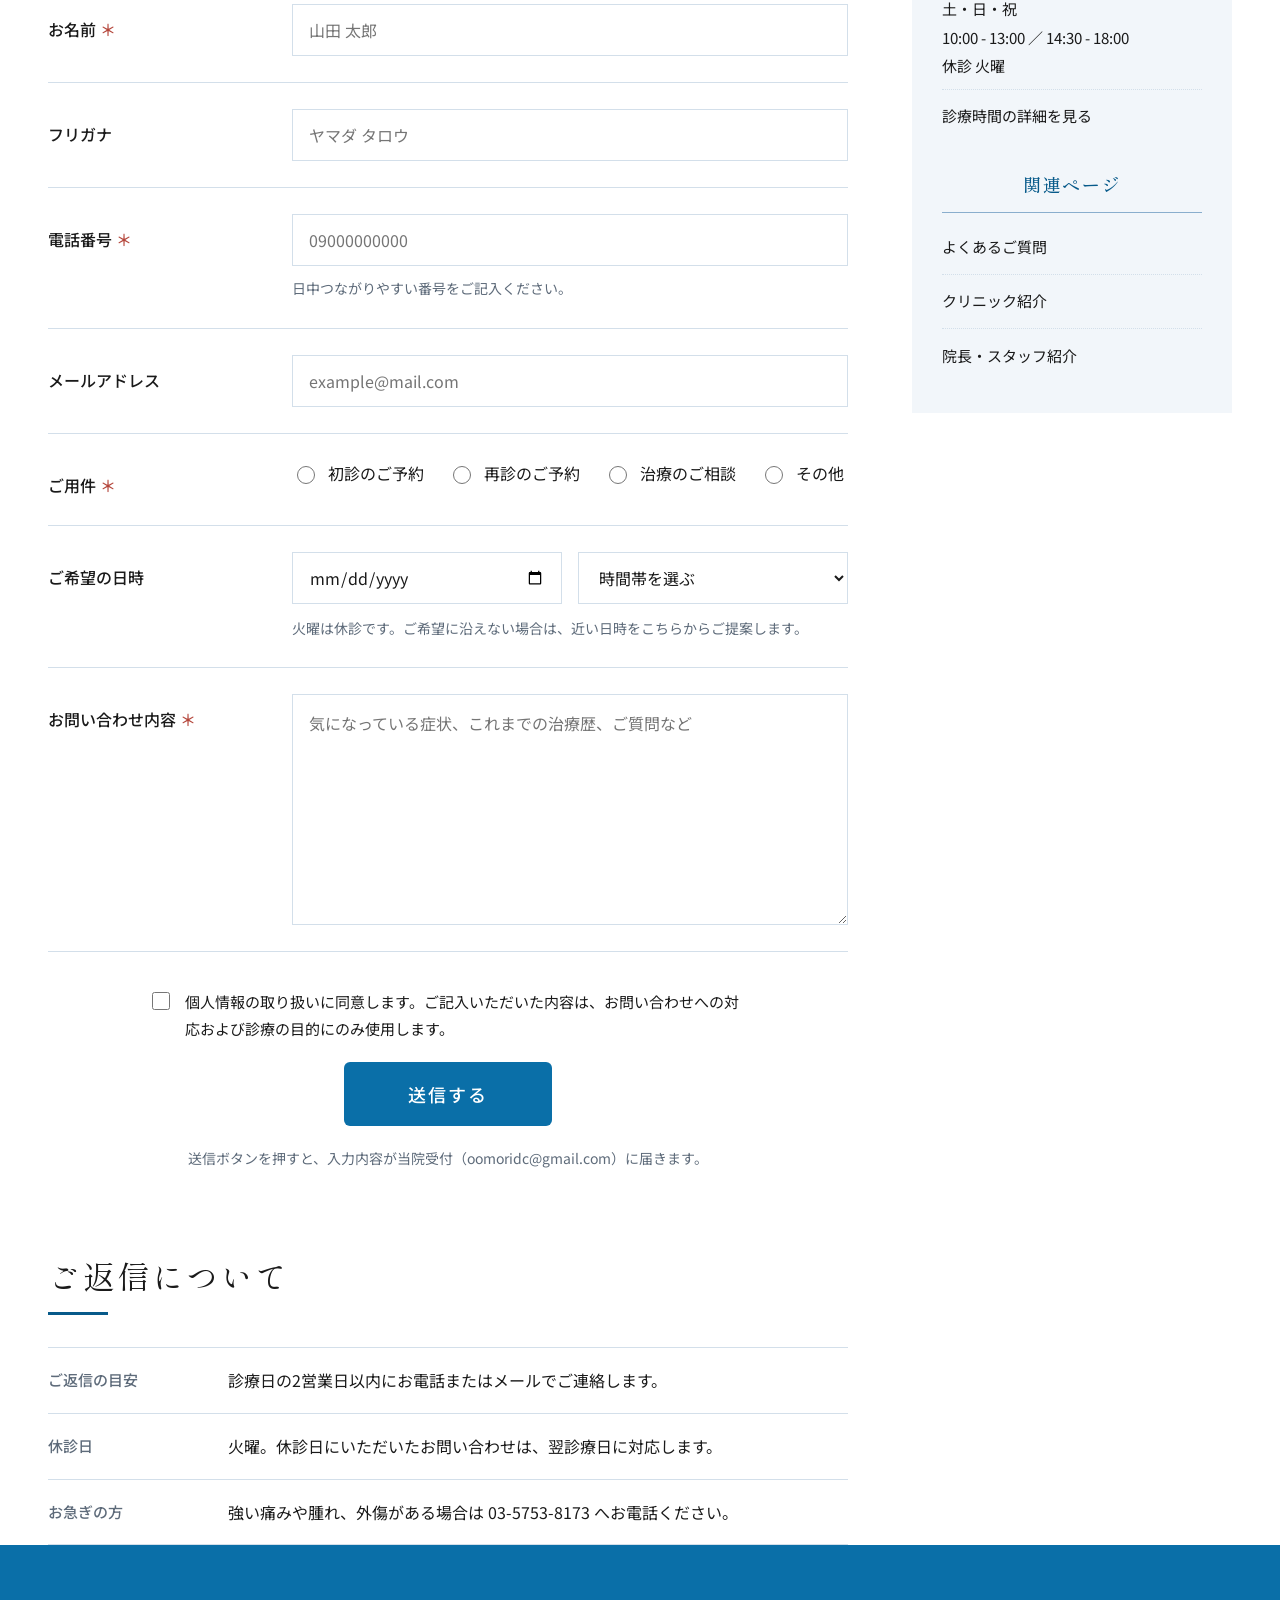
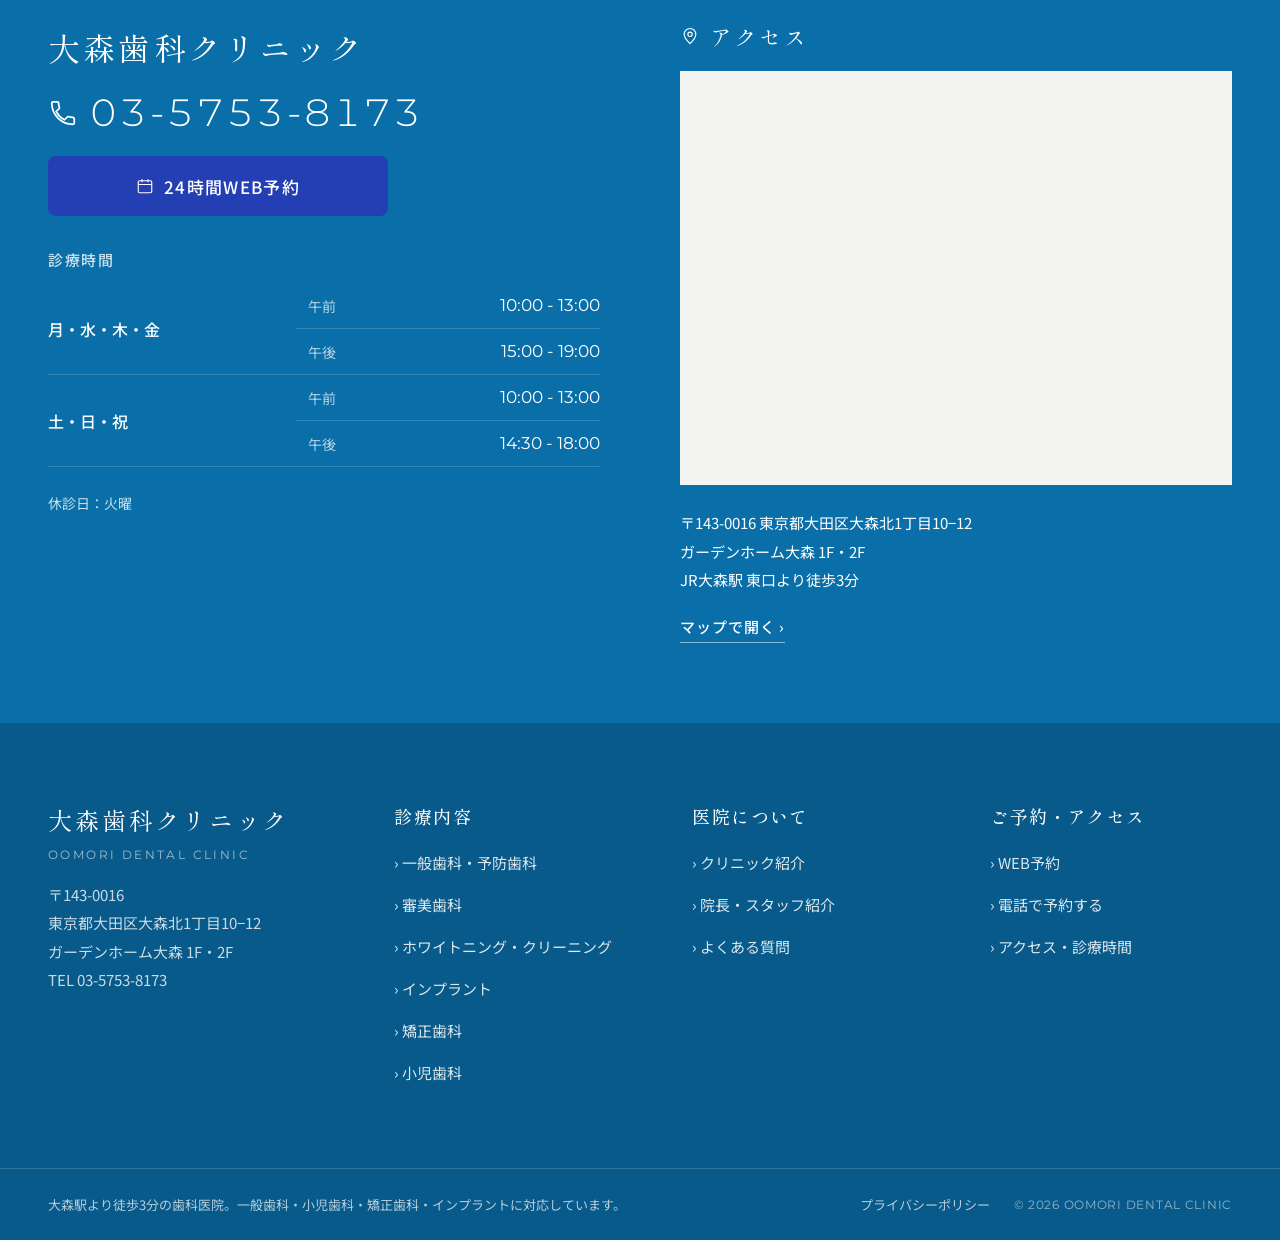
<file: site/contact.html>
<!DOCTYPE html>
<html lang="ja">
<head>
<meta charset="utf-8">
<meta name="viewport" content="width=device-width, initial-scale=1">
<title>お問い合わせ｜大森歯科クリニック</title>
<meta name="description" content="大森歯科クリニックへのご予約・ご相談はお電話、24時間WEB予約、またはお問い合わせフォームから承っています。">
<link rel="canonical" href="https://www.oomori-dc.com/contact.html">
<meta name="robots" content="index,follow">
<meta property="og:title" content="お問い合わせ｜大森歯科クリニック">
<meta property="og:description" content="大森歯科クリニックへのご予約・ご相談はお電話、24時間WEB予約、またはお問い合わせフォームから承っています。">
<meta property="og:type" content="website">
<meta property="og:url" content="https://www.oomori-dc.com/contact.html">
<meta property="og:site_name" content="大森歯科クリニック">
<meta property="og:image" content="https://www.oomori-dc.com/assets/img/ogp-image.png">
<meta property="og:image:width" content="1200">
<meta property="og:image:height" content="630">
<meta property="og:locale" content="ja_JP">
<meta name="twitter:card" content="summary_large_image">
<meta name="twitter:title" content="お問い合わせ｜大森歯科クリニック">
<meta name="twitter:description" content="大森歯科クリニックへのご予約・ご相談はお電話、24時間WEB予約、またはお問い合わせフォームから承っています。">
<meta name="twitter:image" content="https://www.oomori-dc.com/assets/img/ogp-image.png">
<link rel="icon" href="favicon.ico" sizes="any">
<link rel="icon" type="image/png" sizes="32x32" href="favicon-32.png">
<link rel="icon" type="image/png" sizes="16x16" href="favicon-16.png">
<link rel="apple-touch-icon" sizes="180x180" href="apple-touch-icon.png">
<link rel="manifest" href="site.webmanifest">
<meta name="theme-color" content="#0A6FA8">
<link rel="preconnect" href="https://fonts.googleapis.com">
<link rel="preconnect" href="https://fonts.gstatic.com" crossorigin>
<link href="https://fonts.googleapis.com/css2?family=Shippori+Mincho:wght@400;500;600&family=Noto+Sans+JP:wght@400;500;700&family=Cormorant+Garamond:wght@300;400;500&family=Montserrat:wght@300;400;500&display=swap" rel="stylesheet">
<link rel="stylesheet" href="css/style.css">
<script type="application/ld+json">
{
  "@context": "https://schema.org",
  "@type": "BreadcrumbList",
  "itemListElement": [
    {
      "@type": "ListItem",
      "position": 1,
      "name": "ホーム",
      "item": "https://www.oomori-dc.com/"
    },
    {
      "@type": "ListItem",
      "position": 2,
      "name": "お問い合わせ",
      "item": "https://www.oomori-dc.com/contact.html"
    }
  ]
}
</script>
</head>
<body>

<div data-include="partials/header.html"></div>

<!-- TODO: contact-hero photo pending (受付・待合, 21:9) -->
<div id="top" class="page-hero">
  <div class="page-hero__scrim"></div>
  <div class="page-hero__content">
    <span class="page-hero__eyebrow">CONTACT</span>
    <h1 class="page-hero__title">お問い合わせ</h1>
  </div>
</div>

<main>
  <nav aria-label="パンくず" class="breadcrumb">
    <a href="/">ホーム</a>
    <span class="breadcrumb__sep">›</span>
    <span class="breadcrumb__current">お問い合わせ</span>
  </nav>

  <section class="intro" style="max-width:1200px">
    <h2 class="intro__title">ご予約・ご相談を<br>お受けしています</h2>
    <p class="intro__lead intro__lead--nowrap">お急ぎの場合はお電話が確実です。フォームからのお問い合わせには、診療時間内に順次ご返信いたします。</p>
    <div class="intro__divider"></div>
  </section>

  <section class="section">
    <div class="contact-options">
      <div class="contact-option">
        <span class="contact-option__eyebrow">TEL</span>
        <h3 class="contact-option__title">お電話でのご予約</h3>
        <a href="tel:0357538173" class="contact-option__tel">
          <svg width="26" height="26" viewBox="0 0 24 24" fill="none" stroke="#1A1A1A" stroke-width="1.4" aria-hidden="true"><path d="M6.6 10.8a15 15 0 0 0 6.6 6.6l2.2-2.2a1 1 0 0 1 1-.25 11.4 11.4 0 0 0 3.6.58 1 1 0 0 1 1 1V20a1 1 0 0 1-1 1A17 17 0 0 1 3 4a1 1 0 0 1 1-1h3.5a1 1 0 0 1 1 1 11.4 11.4 0 0 0 .58 3.6 1 1 0 0 1-.25 1z"></path></svg>
          <span>03-5753-8173</span>
        </a>
        <span class="contact-option__note">受付時間 平日 10:00 - 19:00／土・日・祝 10:00 - 18:00（火曜休診）</span>
      </div>
      <div class="contact-option">
        <span class="contact-option__eyebrow">WEB</span>
        <h3 class="contact-option__title">24時間WEB予約</h3>
        <p class="contact-option__text">ご希望の日時をお選びいただけます。<br>初診・再診どちらもご利用いただけます。</p>
        <a href="https://ssl.haisha-yoyaku.jp/s2266232/login/serviceAppoint/index?SITE_CODE=hp" target="_blank" rel="noopener" class="contact-option__button">WEB予約ページへ</a>
      </div>
    </div>
  </section>

  <div class="content-layout">
    <div class="content-stack content-stack--tight">

      <section id="form" class="content-section content-section--tight">
        <div class="section-heading" style="margin-bottom:0">
          <h2 class="section-heading__title">お問い合わせフォーム</h2>
          <div class="section-heading__rule"></div>
          <p style="margin:0;font:400 15px/1.9 'Noto Sans JP',sans-serif;color:#5E6B7A"><span class="required-mark">＊</span> は入力必須の項目です。</p>
          <p class="form-notice">診療のご予約は、当院よりお電話でのご連絡をもって確定となります。フォームの送信のみでは予約は成立しませんので、予めご了承ください。</p>
        </div>

        <form id="contact-form" class="contact-form">

          <div class="form-row">
            <label for="c-name">お名前 <span class="required-mark">＊</span></label>
            <input id="c-name" name="name" type="text" required autocomplete="name" placeholder="山田 太郎" class="form-input">
          </div>

          <div class="form-row">
            <label for="c-kana">フリガナ</label>
            <input id="c-kana" name="kana" type="text" placeholder="ヤマダ タロウ" class="form-input">
          </div>

          <div class="form-row">
            <label for="c-tel">電話番号 <span class="required-mark">＊</span></label>
            <div style="display:flex;flex-direction:column;gap:10px">
              <input id="c-tel" name="tel" type="tel" required inputmode="tel" autocomplete="tel" placeholder="09000000000" class="form-input" style="font-variant-numeric:tabular-nums">
              <span class="form-hint">日中つながりやすい番号をご記入ください。</span>
            </div>
          </div>

          <div class="form-row">
            <label for="c-mail">メールアドレス</label>
            <input id="c-mail" name="email" type="email" autocomplete="email" placeholder="example@mail.com" class="form-input">
          </div>

          <div class="form-row">
            <span class="form-label">ご用件 <span class="required-mark">＊</span></span>
            <div style="display:flex;flex-direction:column;gap:14px">
              <div class="form-radio-group">
                <label><input name="topic" type="radio" value="初診のご予約" required>初診のご予約</label>
                <label><input name="topic" type="radio" value="再診のご予約">再診のご予約</label>
                <label><input name="topic" type="radio" value="治療のご相談">治療のご相談</label>
                <label><input name="topic" type="radio" value="その他">その他</label>
              </div>
              <div id="topic-other-wrap" hidden>
                <input name="topic_other" type="text" placeholder="ご用件をご記入ください" class="form-input">
              </div>
            </div>
          </div>

          <div class="form-row">
            <span class="form-label">ご希望の日時</span>
            <div style="display:flex;flex-direction:column;gap:12px">
              <div class="form-date-row">
                <input id="c-date1" name="date1" type="date" aria-label="第一希望日" class="form-input">
                <select id="c-time1" name="time1" aria-label="第一希望の時間帯" class="form-select">
                  <option value="">時間帯を選ぶ</option>
                  <option value="morning">午前 10:00 - 13:00</option>
                  <option value="afternoon">午後</option>
                  <option value="either">どちらでも可</option>
                </select>
              </div>
              <span id="date-note" class="form-hint">火曜は休診です。ご希望に沿えない場合は、近い日時をこちらからご提案します。</span>
            </div>
          </div>

          <div class="form-row">
            <label for="c-body">お問い合わせ内容 <span class="required-mark">＊</span></label>
            <textarea id="c-body" name="message" required rows="7" placeholder="気になっている症状、これまでの治療歴、ご質問など" class="form-textarea"></textarea>
          </div>

          <div class="form-submit-area">
            <label class="form-agree"><input name="agree" type="checkbox" required>個人情報の取り扱いに同意します。ご記入いただいた内容は、お問い合わせへの対応および診療の目的にのみ使用します。</label>
            <button type="submit" class="form-submit-btn">送信する</button>
            <span id="form-status" class="form-status">送信ボタンを押すと、入力内容が当院受付（oomoridc@gmail.com）に届きます。</span>
          </div>

        </form>
      </section>

      <section class="content-section content-section--tight">
        <div class="section-heading" style="margin-bottom:0">
          <h2 class="section-heading__title">ご返信について</h2>
          <div class="section-heading__rule"></div>
        </div>
        <dl class="definition-list" style="--label-w:180px">
          <dt>ご返信の目安</dt>
          <dd>診療日の2営業日以内にお電話またはメールでご連絡します。</dd>
          <dt>休診日</dt>
          <dd>火曜。休診日にいただいたお問い合わせは、翌診療日に対応します。</dd>
          <dt>お急ぎの方</dt>
          <dd>強い痛みや腫れ、外傷がある場合は 03-5753-8173 へお電話ください。</dd>
        </dl>
      </section>

    </div>

    <aside class="page-aside">
      <a href="https://www.instagram.com/omori_dc_we/" target="_blank" rel="noopener" class="page-aside__instagram">
        <svg width="24" height="24" viewBox="0 0 24 24" fill="none" stroke="#0A6FA8" stroke-width="1.4" aria-hidden="true"><rect x="3" y="3" width="18" height="18" rx="5"></rect><circle cx="12" cy="12" r="4"></circle><circle cx="17.5" cy="6.5" r="1"></circle></svg>
        <span>Instagram</span>
      </a>
      <div class="page-aside__group">
        <h2>診療時間</h2>
        <p class="page-aside__text">月・水・木・金<br>10:00 - 13:00 ／ 15:00 - 19:00<br>土・日・祝<br>10:00 - 13:00 ／ 14:30 - 18:00<br>休診 火曜</p>
        <a href="/access.html" class="page-aside__link" style="margin-top:8px;border-top:1px dotted #D3DFEA;border-bottom:0">診療時間の詳細を見る</a>
      </div>
      <div class="page-aside__group">
        <h2>関連ページ</h2>
        <a href="/faq.html" class="page-aside__link">よくあるご質問</a>
        <a href="/clinic.html" class="page-aside__link">クリニック紹介</a>
        <a href="/staff.html" class="page-aside__link">院長・スタッフ紹介</a>
      </div>
    </aside>

  </div>
</main>

<div style="margin-top:96px" data-include="partials/footer.html"></div>

<script src="js/include.js"></script>
<script src="js/contact-form.js"></script>
</body>
</html>
</file>
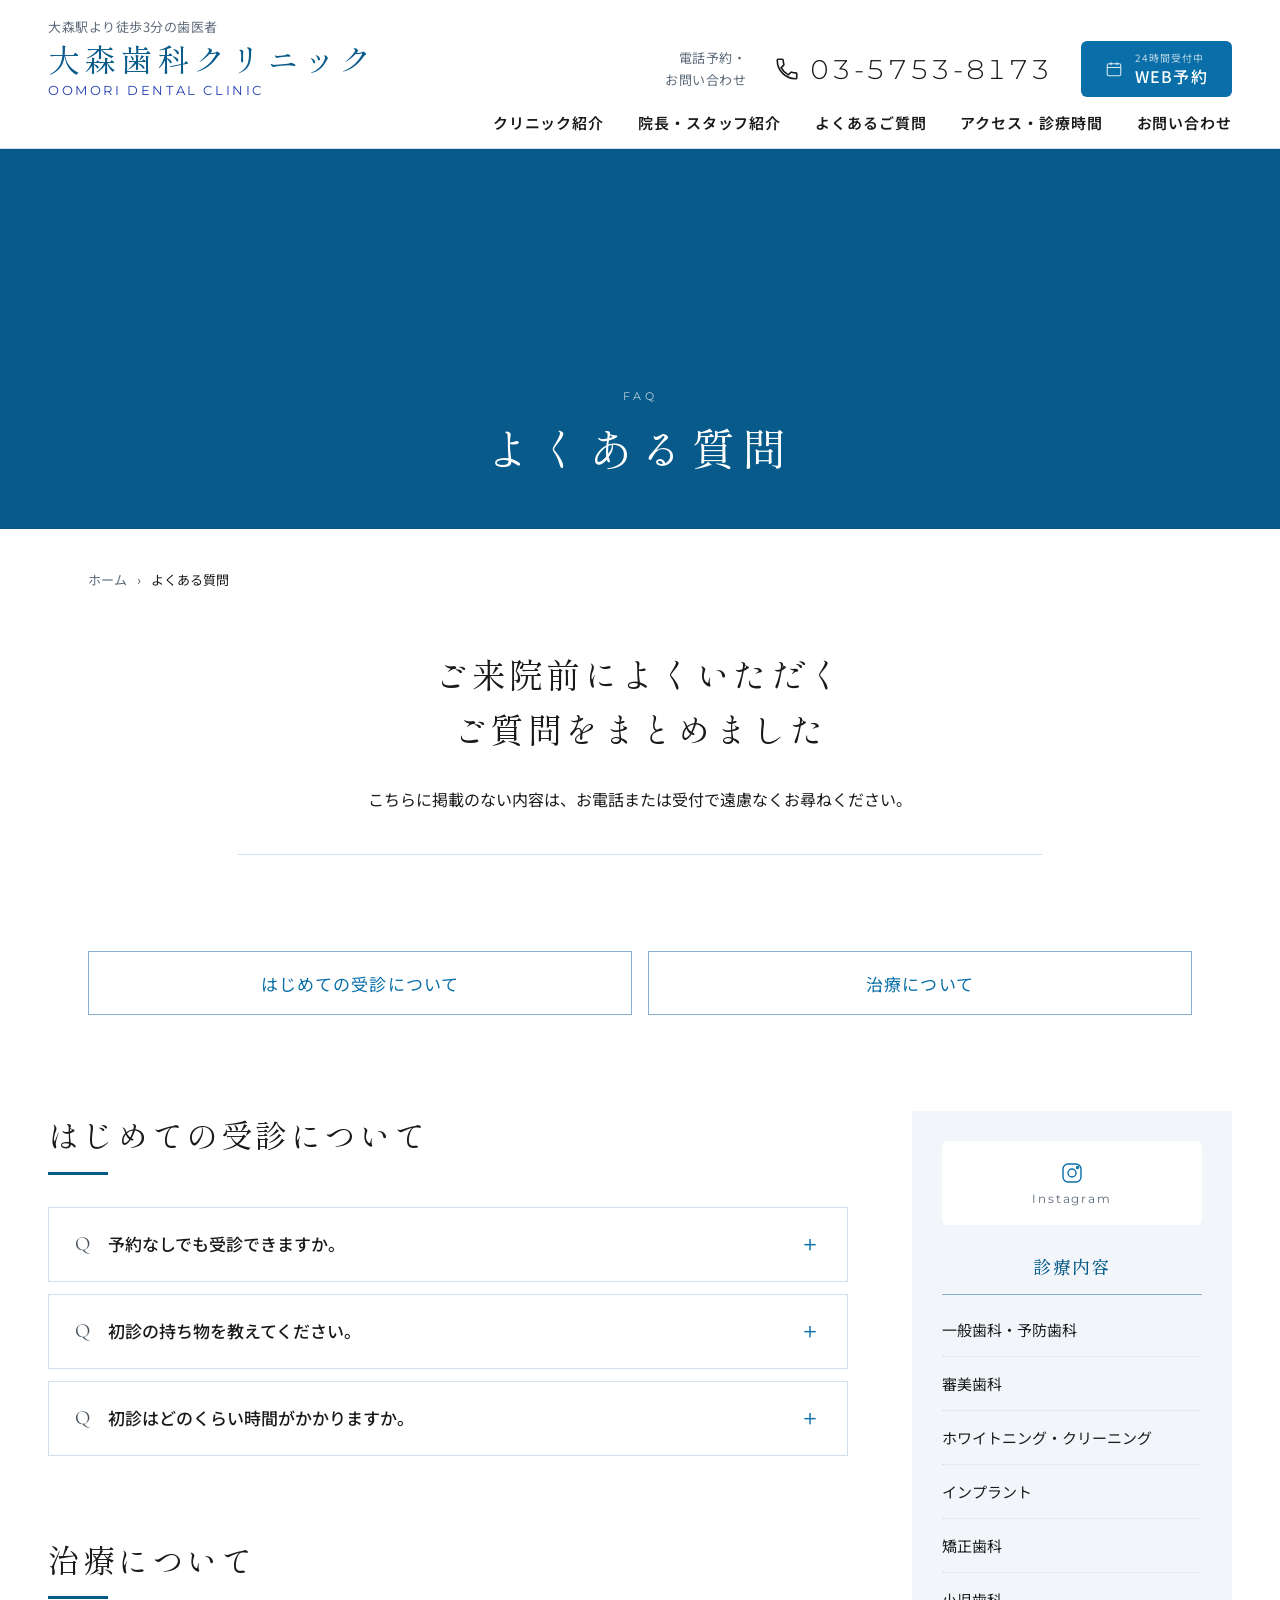
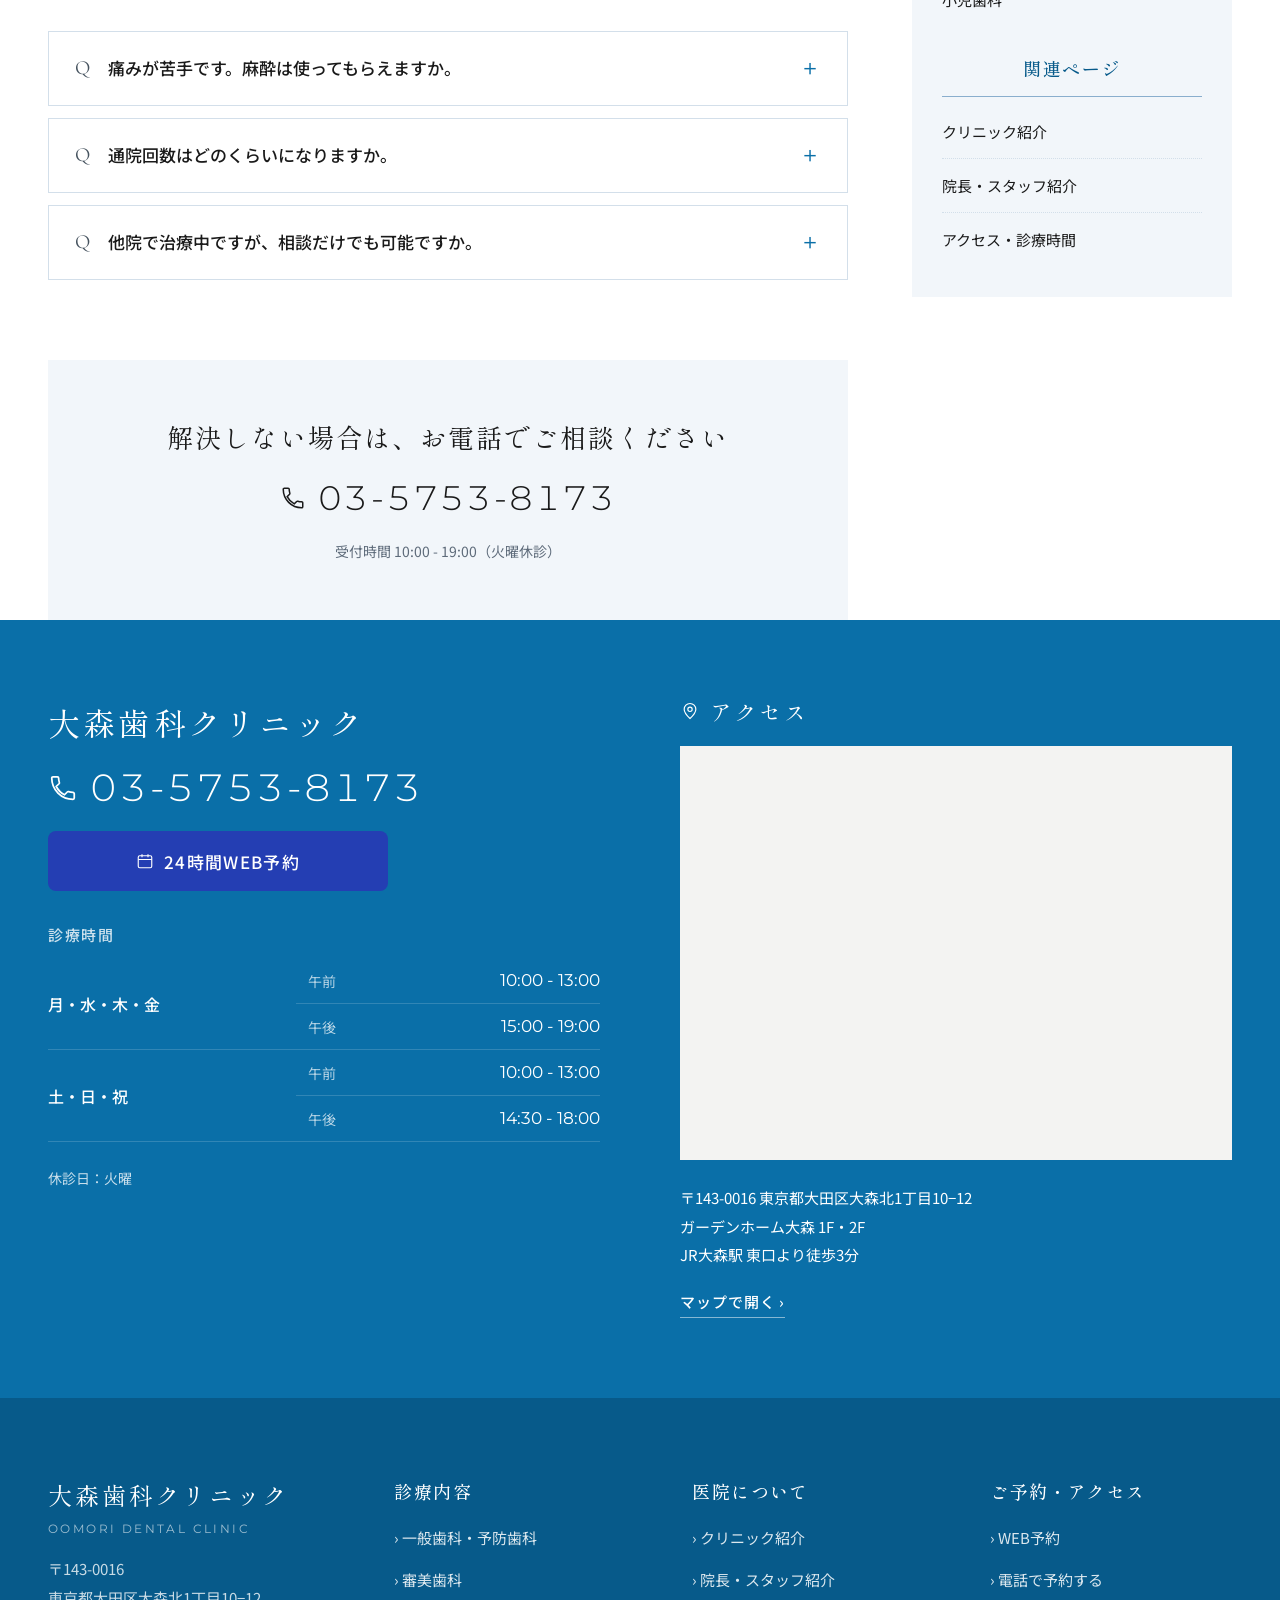
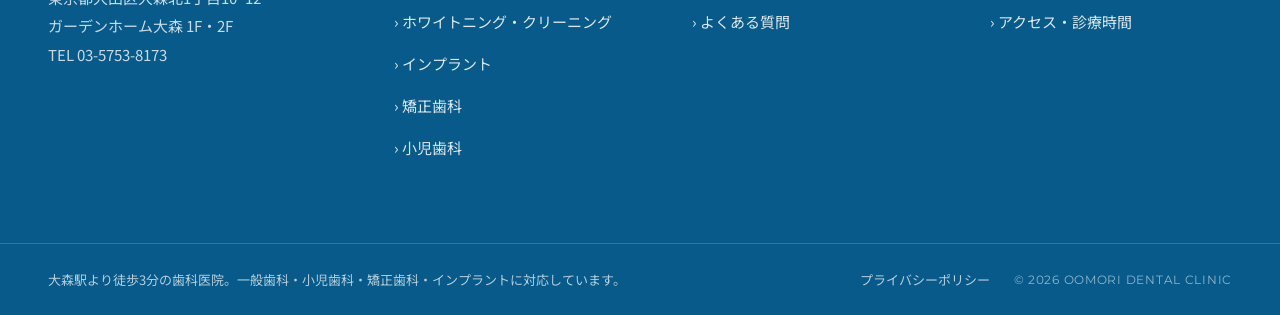
<file: site/faq.html>
<!DOCTYPE html>
<html lang="ja">
<head>
<meta charset="utf-8">
<meta name="viewport" content="width=device-width, initial-scale=1">
<title>よくある質問｜大森歯科クリニック</title>
<meta name="description" content="大森歯科クリニックへのご来院前によくいただくご質問をまとめました。はじめての受診について、治療についてなど。">
<link rel="canonical" href="https://www.oomori-dc.com/faq.html">
<meta name="robots" content="index,follow">
<meta property="og:title" content="よくある質問｜大森歯科クリニック">
<meta property="og:description" content="大森歯科クリニックへのご来院前によくいただくご質問をまとめました。はじめての受診について、治療についてなど。">
<meta property="og:type" content="website">
<meta property="og:url" content="https://www.oomori-dc.com/faq.html">
<meta property="og:site_name" content="大森歯科クリニック">
<meta property="og:image" content="https://www.oomori-dc.com/assets/img/ogp-image.png">
<meta property="og:image:width" content="1200">
<meta property="og:image:height" content="630">
<meta property="og:locale" content="ja_JP">
<meta name="twitter:card" content="summary_large_image">
<meta name="twitter:title" content="よくある質問｜大森歯科クリニック">
<meta name="twitter:description" content="大森歯科クリニックへのご来院前によくいただくご質問をまとめました。はじめての受診について、治療についてなど。">
<meta name="twitter:image" content="https://www.oomori-dc.com/assets/img/ogp-image.png">
<link rel="icon" href="favicon.ico" sizes="any">
<link rel="icon" type="image/png" sizes="32x32" href="favicon-32.png">
<link rel="icon" type="image/png" sizes="16x16" href="favicon-16.png">
<link rel="apple-touch-icon" sizes="180x180" href="apple-touch-icon.png">
<link rel="manifest" href="site.webmanifest">
<meta name="theme-color" content="#0A6FA8">
<link rel="preconnect" href="https://fonts.googleapis.com">
<link rel="preconnect" href="https://fonts.gstatic.com" crossorigin>
<link href="https://fonts.googleapis.com/css2?family=Shippori+Mincho:wght@400;500;600&family=Noto+Sans+JP:wght@400;500;700&family=Cormorant+Garamond:wght@300;400;500&family=Montserrat:wght@300;400;500&display=swap" rel="stylesheet">
<link rel="stylesheet" href="css/style.css">
<script type="application/ld+json">
{
  "@context": "https://schema.org",
  "@type": "BreadcrumbList",
  "itemListElement": [
    {
      "@type": "ListItem",
      "position": 1,
      "name": "ホーム",
      "item": "https://www.oomori-dc.com/"
    },
    {
      "@type": "ListItem",
      "position": 2,
      "name": "よくある質問",
      "item": "https://www.oomori-dc.com/faq.html"
    }
  ]
}
</script>
</head>
<body>

<div data-include="partials/header.html"></div>

<!-- TODO: faq-hero photo pending (受付カウンター, 21:9) -->
<div id="top" class="page-hero">
  <div class="page-hero__scrim"></div>
  <div class="page-hero__content">
    <span class="page-hero__eyebrow">FAQ</span>
    <h1 class="page-hero__title">よくある質問</h1>
  </div>
</div>

<main>
  <nav aria-label="パンくず" class="breadcrumb">
    <a href="/">ホーム</a>
    <span class="breadcrumb__sep">›</span>
    <span class="breadcrumb__current">よくある質問</span>
  </nav>

  <section class="intro">
    <h2 class="intro__title">ご来院前によくいただく<br>ご質問をまとめました</h2>
    <p class="intro__lead">こちらに掲載のない内容は、お電話または受付で遠慮なくお尋ねください。</p>
    <div class="intro__divider"></div>
  </section>

  <section class="section">
    <div class="anchor-grid">
      <a href="#first">はじめての受診について</a>
      <a href="#treat">治療について</a>
    </div>
  </section>

  <div class="content-layout">
    <div class="content-stack content-stack--tight">

      <section id="first" class="content-section content-section--tight">
        <div class="section-heading" style="margin-bottom:0">
          <h2 class="section-heading__title">はじめての受診について</h2>
          <div class="section-heading__rule"></div>
        </div>
        <div class="faq-group">
          <details class="faq-item">
            <summary><span class="faq-item__q">Q</span>予約なしでも受診できますか。<span class="faq-item__mark">＋</span></summary>
            <p class="faq-item__answer">可能ですが、ご予約の方を優先してご案内するためお待たせすることがあります。痛みが強い場合はお電話でその旨をお伝えください。当日の枠を調整します。</p>
          </details>
          <details class="faq-item">
            <summary><span class="faq-item__q">Q</span>初診の持ち物を教えてください。<span class="faq-item__mark">＋</span></summary>
            <p class="faq-item__answer">保険証、服用中のお薬がわかるもの（お薬手帳）、他院での治療計画書がある場合はそちらもお持ちください。</p>
          </details>
          <details class="faq-item">
            <summary><span class="faq-item__q">Q</span>初診はどのくらい時間がかかりますか。<span class="faq-item__mark">＋</span></summary>
            <p class="faq-item__answer">問診、検査、説明を含めておよそ60分です。応急処置が必要な場合は、その日に痛みを取ることを優先します。</p>
          </details>
        </div>
      </section>

      <section id="treat" class="content-section content-section--tight">
        <div class="section-heading" style="margin-bottom:0">
          <h2 class="section-heading__title">治療について</h2>
          <div class="section-heading__rule"></div>
        </div>
        <div class="faq-group">
          <details class="faq-item">
            <summary><span class="faq-item__q">Q</span>痛みが苦手です。麻酔は使ってもらえますか。<span class="faq-item__mark">＋</span></summary>
            <p class="faq-item__answer">表面麻酔をしてから細い針で注射し、麻酔液を体温に近づけて注入します。処置中に痛みを感じたら、手を挙げて合図いただければすぐに止めます。</p>
          </details>
          <details class="faq-item">
            <summary><span class="faq-item__q">Q</span>通院回数はどのくらいになりますか。<span class="faq-item__mark">＋</span></summary>
            <p class="faq-item__answer">症状によりますが、初回の検査時に見通しをお伝えします。ご都合に合わせて、1回の来院でまとめて処置する進め方もご相談いただけます。</p>
          </details>
          <details class="faq-item">
            <summary><span class="faq-item__q">Q</span>他院で治療中ですが、相談だけでも可能ですか。<span class="faq-item__mark">＋</span></summary>
            <p class="faq-item__answer">可能です。現在の治療内容をうかがったうえで、当院での選択肢をお伝えします。転院を前提としたご相談ではありません。</p>
          </details>
        </div>
      </section>

      <section class="cta-banner">
        <h2 class="cta-banner__title">解決しない場合は、お電話でご相談ください</h2>
        <a href="tel:0357538173" class="cta-banner__tel">
          <svg width="26" height="26" viewBox="0 0 24 24" fill="none" stroke="#1A1A1A" stroke-width="1.4" aria-hidden="true"><path d="M6.6 10.8a15 15 0 0 0 6.6 6.6l2.2-2.2a1 1 0 0 1 1-.25 11.4 11.4 0 0 0 3.6.58 1 1 0 0 1 1 1V20a1 1 0 0 1-1 1A17 17 0 0 1 3 4a1 1 0 0 1 1-1h3.5a1 1 0 0 1 1 1 11.4 11.4 0 0 0 .58 3.6 1 1 0 0 1-.25 1z"></path></svg>
          <span>03-5753-8173</span>
        </a>
        <span class="cta-banner__note">受付時間 10:00 - 19:00（火曜休診）</span>
      </section>

    </div>

    <aside class="page-aside">
      <a href="https://www.instagram.com/omori_dc_we/" target="_blank" rel="noopener" class="page-aside__instagram">
        <svg width="24" height="24" viewBox="0 0 24 24" fill="none" stroke="#0A6FA8" stroke-width="1.4" aria-hidden="true"><rect x="3" y="3" width="18" height="18" rx="5"></rect><circle cx="12" cy="12" r="4"></circle><circle cx="17.5" cy="6.5" r="1"></circle></svg>
        <span>Instagram</span>
      </a>
      <div class="page-aside__group">
        <h2>診療内容</h2>
        <a href="/#menu" class="page-aside__link">一般歯科・予防歯科</a>
        <a href="/#menu" class="page-aside__link">審美歯科</a>
        <a href="/whitening.html" class="page-aside__link">ホワイトニング・クリーニング</a>
        <a href="/#menu" class="page-aside__link">インプラント</a>
        <a href="/#menu" class="page-aside__link">矯正歯科</a>
        <a href="/#menu" class="page-aside__link">小児歯科</a>
      </div>
      <div class="page-aside__group">
        <h2>関連ページ</h2>
        <a href="/clinic.html" class="page-aside__link">クリニック紹介</a>
        <a href="/staff.html" class="page-aside__link">院長・スタッフ紹介</a>
        <a href="/access.html" class="page-aside__link">アクセス・診療時間</a>
      </div>
    </aside>

  </div>
</main>

<div style="margin-top:96px" data-include="partials/footer.html"></div>

<script src="js/include.js"></script>
</body>
</html>
</file>
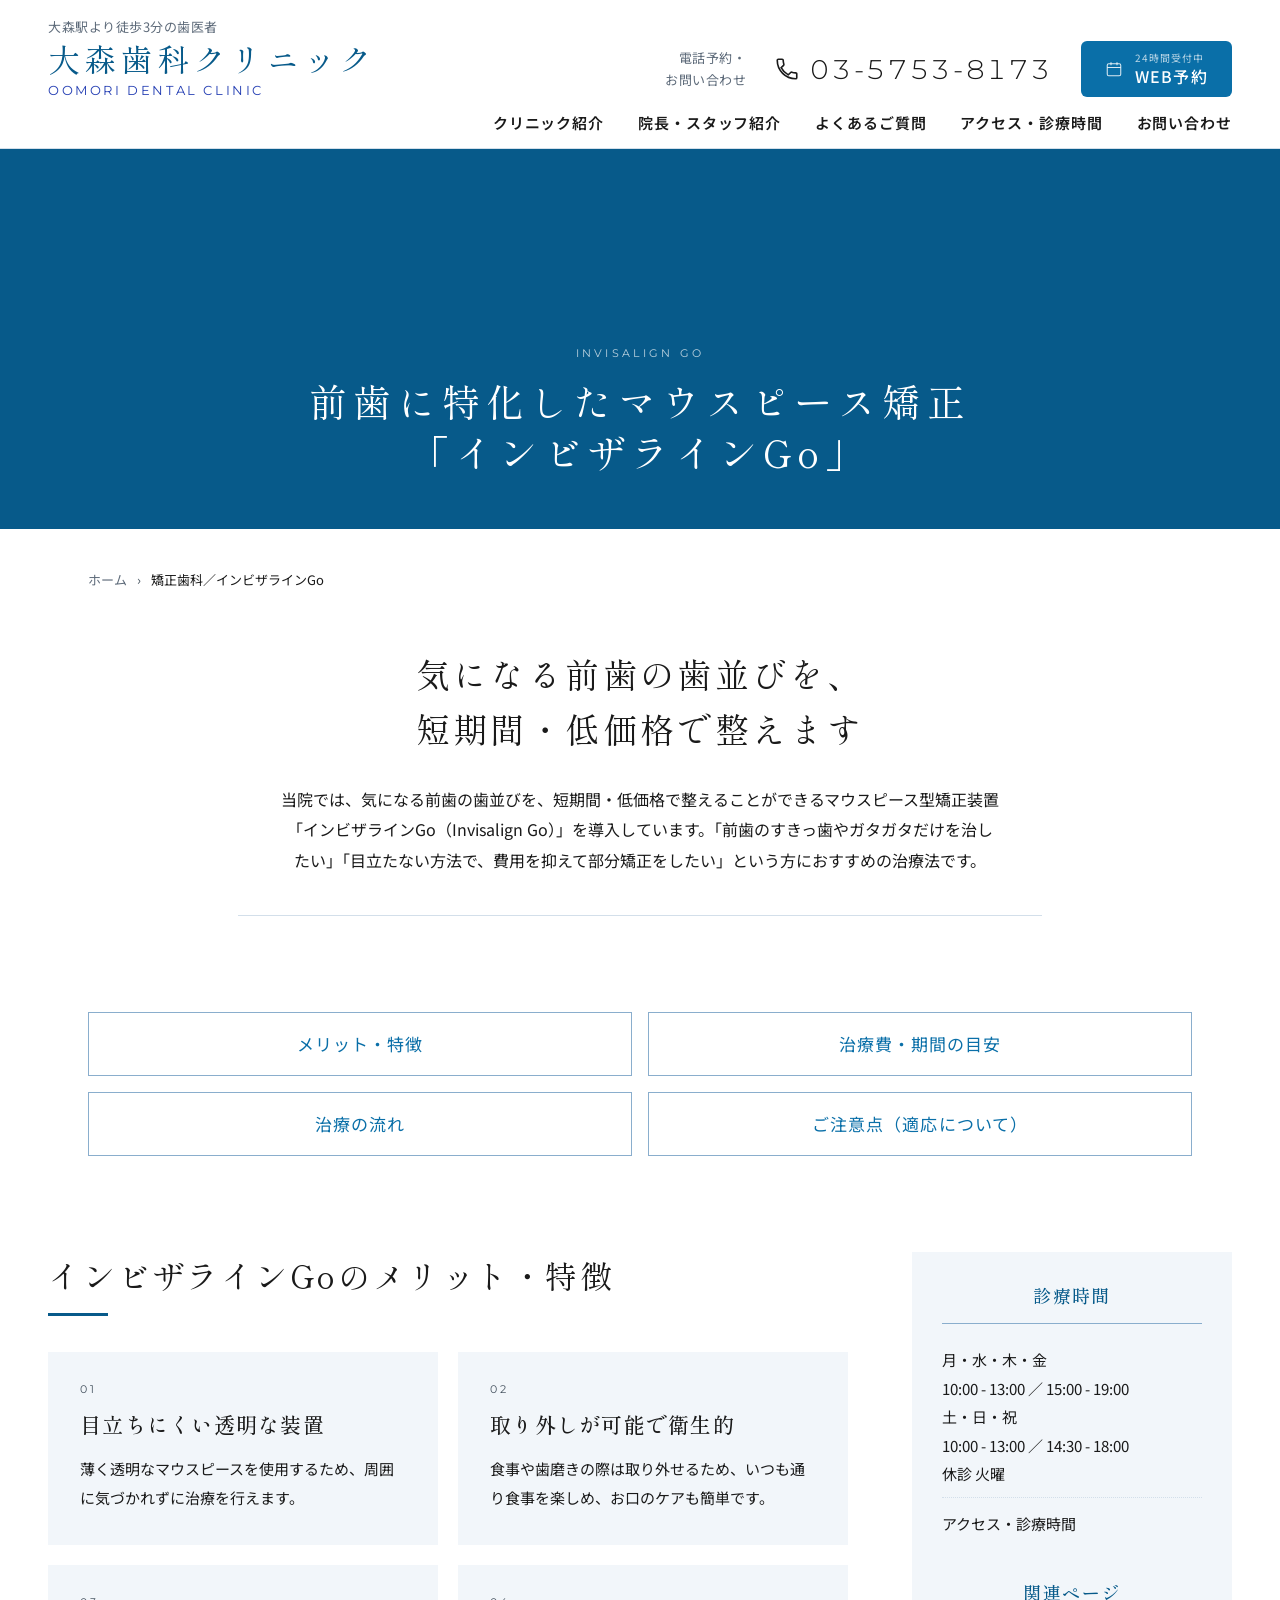
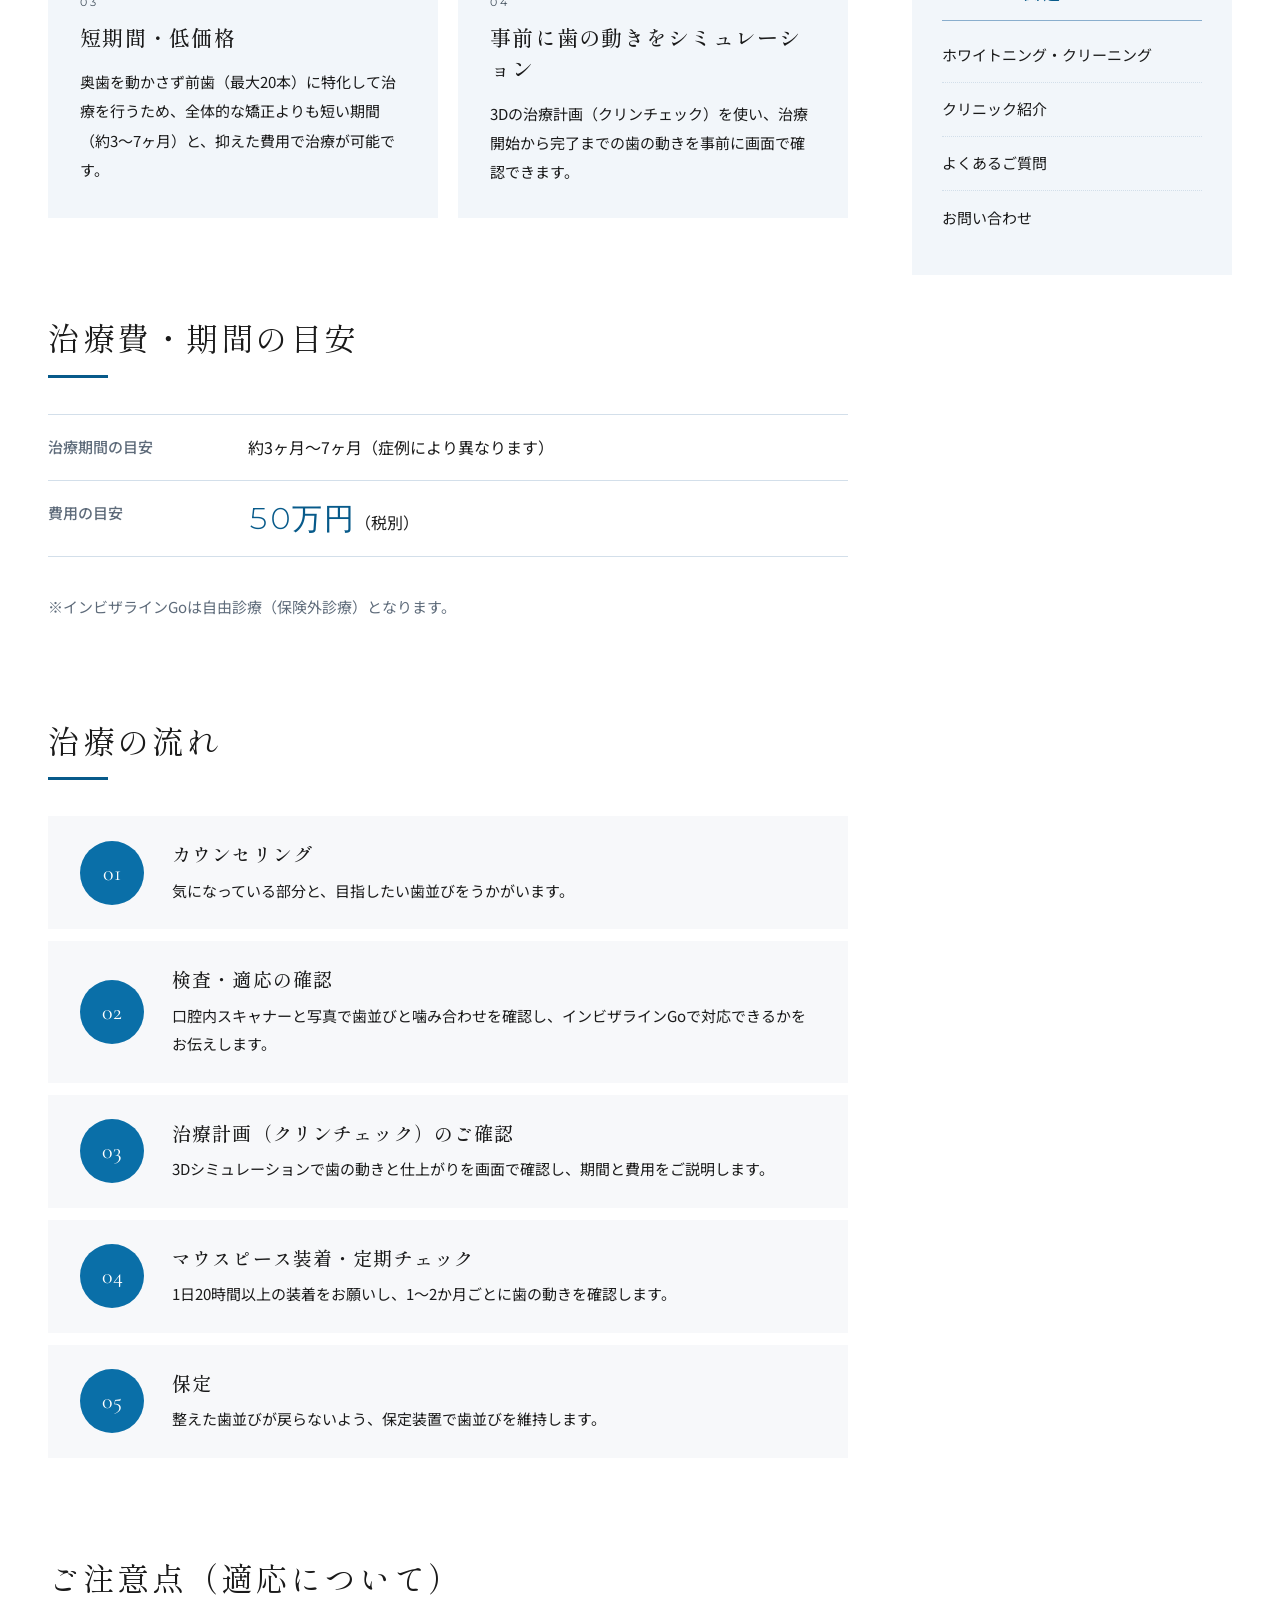
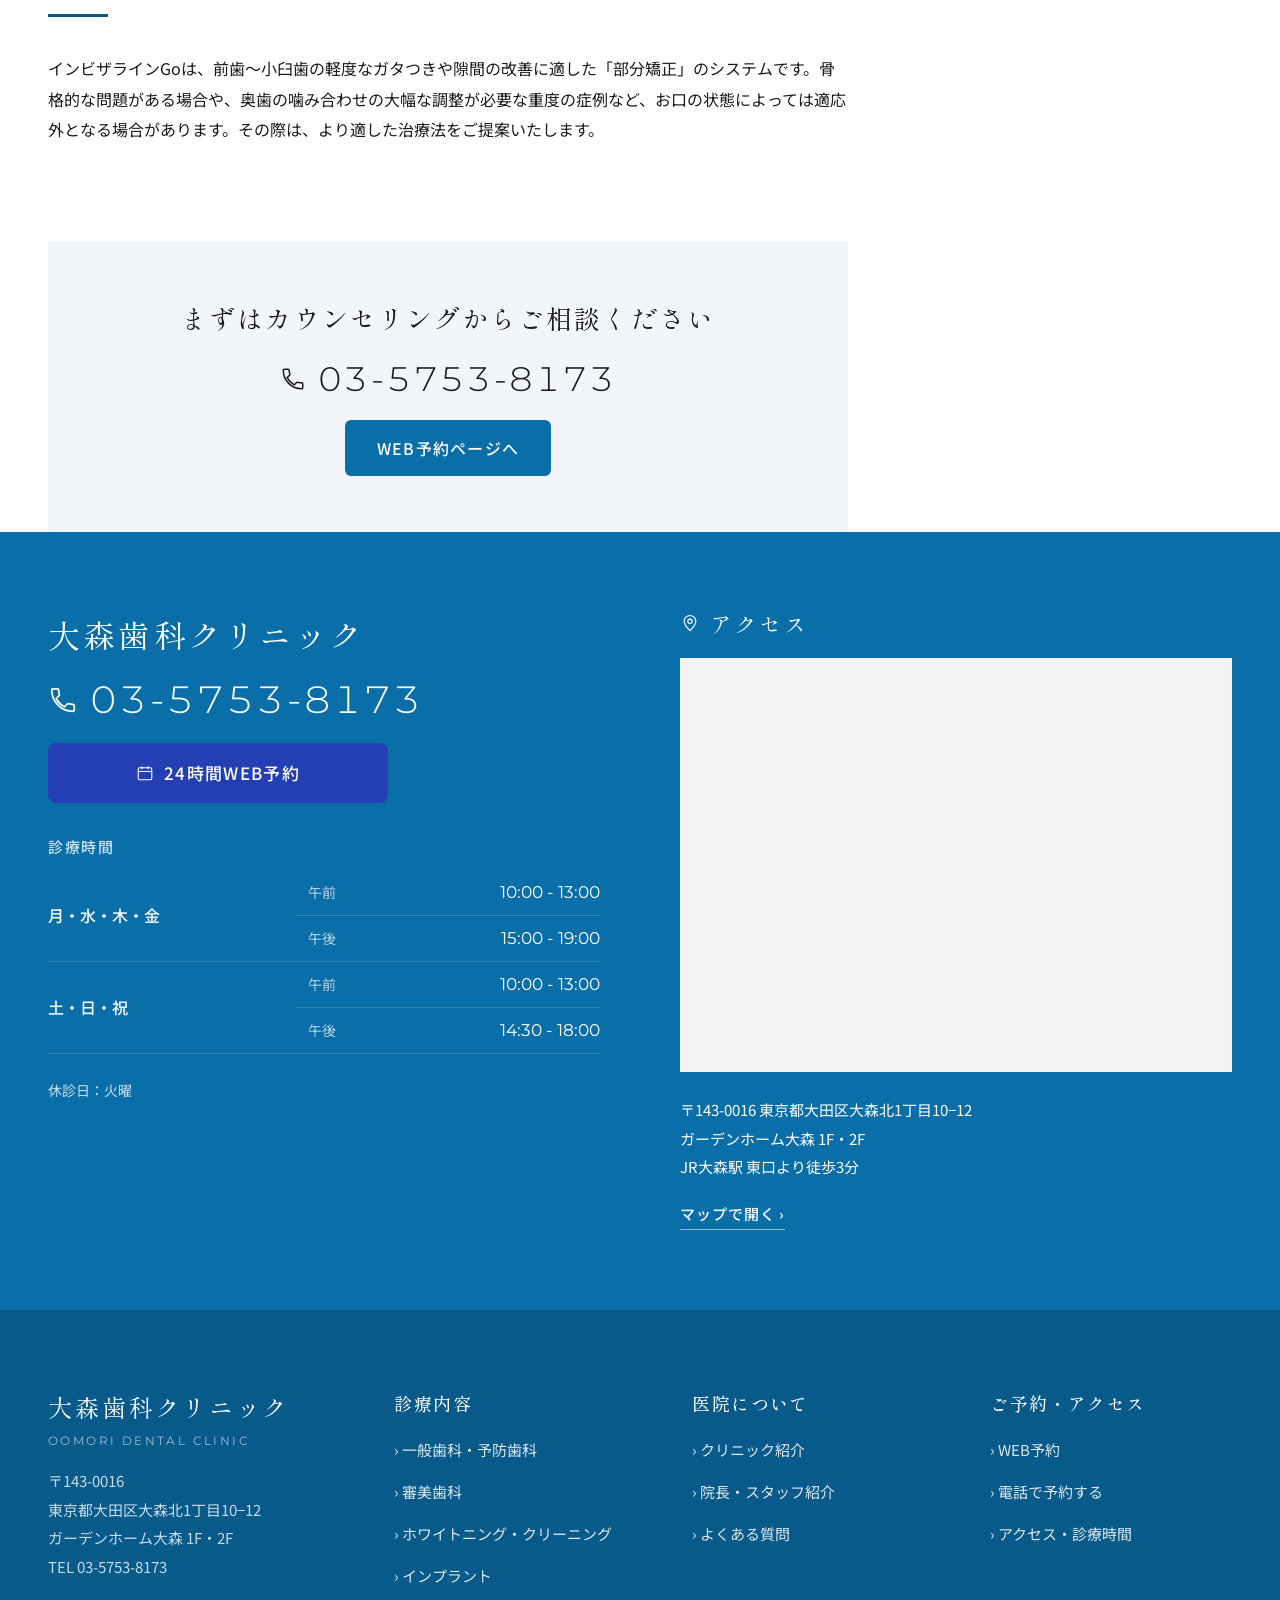
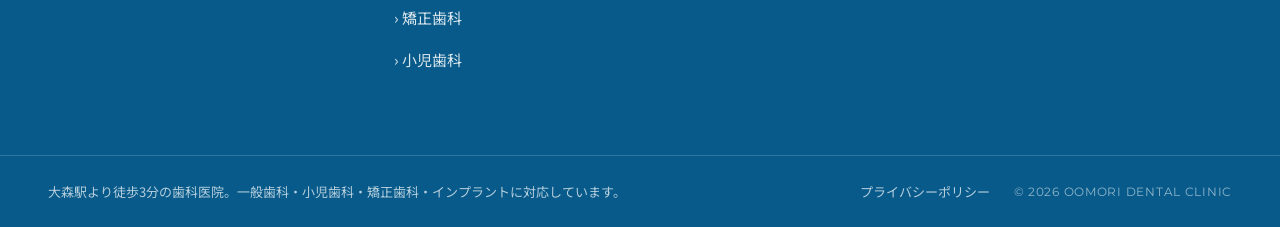
<file: site/orthodontics.html>
<!DOCTYPE html>
<html lang="ja">
<head>
<meta charset="utf-8">
<meta name="viewport" content="width=device-width, initial-scale=1">
<title>矯正歯科（インビザラインGo）｜大森歯科クリニック</title>
<meta name="description" content="大森歯科クリニックは前歯に特化したマウスピース矯正「インビザラインGo」に対応。短期間・低価格で気になる前歯の歯並びを整えられます。">
<link rel="canonical" href="https://www.oomori-dc.com/orthodontics.html">
<meta name="robots" content="index,follow">
<meta property="og:title" content="矯正歯科（インビザラインGo）｜大森歯科クリニック">
<meta property="og:description" content="大森歯科クリニックは前歯に特化したマウスピース矯正「インビザラインGo」に対応。短期間・低価格で気になる前歯の歯並びを整えられます。">
<meta property="og:type" content="website">
<meta property="og:url" content="https://www.oomori-dc.com/orthodontics.html">
<meta property="og:site_name" content="大森歯科クリニック">
<meta property="og:image" content="https://www.oomori-dc.com/assets/img/ogp-image.png">
<meta property="og:image:width" content="1200">
<meta property="og:image:height" content="630">
<meta property="og:locale" content="ja_JP">
<meta name="twitter:card" content="summary_large_image">
<meta name="twitter:title" content="矯正歯科（インビザラインGo）｜大森歯科クリニック">
<meta name="twitter:description" content="大森歯科クリニックは前歯に特化したマウスピース矯正「インビザラインGo」に対応。短期間・低価格で気になる前歯の歯並びを整えられます。">
<meta name="twitter:image" content="https://www.oomori-dc.com/assets/img/ogp-image.png">
<link rel="icon" href="favicon.ico" sizes="any">
<link rel="icon" type="image/png" sizes="32x32" href="favicon-32.png">
<link rel="icon" type="image/png" sizes="16x16" href="favicon-16.png">
<link rel="apple-touch-icon" sizes="180x180" href="apple-touch-icon.png">
<link rel="manifest" href="site.webmanifest">
<meta name="theme-color" content="#0A6FA8">
<link rel="preconnect" href="https://fonts.googleapis.com">
<link rel="preconnect" href="https://fonts.gstatic.com" crossorigin>
<link href="https://fonts.googleapis.com/css2?family=Shippori+Mincho:wght@400;500;600&family=Noto+Sans+JP:wght@400;500;700&family=Cormorant+Garamond:wght@300;400;500&family=Montserrat:wght@300;400;500&display=swap" rel="stylesheet">
<link rel="stylesheet" href="css/style.css">
<script type="application/ld+json">
{
  "@context": "https://schema.org",
  "@type": "BreadcrumbList",
  "itemListElement": [
    {
      "@type": "ListItem",
      "position": 1,
      "name": "ホーム",
      "item": "https://www.oomori-dc.com/"
    },
    {
      "@type": "ListItem",
      "position": 2,
      "name": "矯正歯科（インビザラインGo）",
      "item": "https://www.oomori-dc.com/orthodontics.html"
    }
  ]
}
</script>
</head>
<body>

<div data-include="partials/header.html"></div>

<!-- TODO: ortho-hero photo pending (マウスピース矯正, 21:9) -->
<div id="top" class="page-hero">
  <div class="page-hero__scrim"></div>
  <div class="page-hero__content">
    <span class="page-hero__eyebrow">INVISALIGN GO</span>
    <h1 class="page-hero__title" style="font-size:38px">前歯に特化したマウスピース矯正<br>「インビザラインGo」</h1>
  </div>
</div>

<main>
  <nav aria-label="パンくず" class="breadcrumb">
    <a href="/">ホーム</a>
    <span class="breadcrumb__sep">›</span>
    <span class="breadcrumb__current">矯正歯科／インビザラインGo</span>
  </nav>

  <section class="intro">
    <h2 class="intro__title">気になる前歯の歯並びを、<br>短期間・低価格で整えます</h2>
    <p class="intro__lead">当院では、気になる前歯の歯並びを、短期間・低価格で整えることができるマウスピース型矯正装置「インビザラインGo（Invisalign Go）」を導入しています。「前歯のすきっ歯やガタガタだけを治したい」「目立たない方法で、費用を抑えて部分矯正をしたい」という方におすすめの治療法です。</p>
    <div class="intro__divider"></div>
  </section>

  <section class="section">
    <div class="anchor-grid">
      <a href="#merit">メリット・特徴</a>
      <a href="#price">治療費・期間の目安</a>
      <a href="#flow">治療の流れ</a>
      <a href="#notes">ご注意点（適応について）</a>
    </div>
  </section>

  <div class="content-layout">
    <div class="content-stack">

      <section id="merit" class="content-section">
        <div class="section-heading" style="margin-bottom:0">
          <h2 class="section-heading__title">インビザラインGoのメリット・特徴</h2>
          <div class="section-heading__rule"></div>
        </div>
        <div class="two-col-grid">
          <div class="info-card">
            <span class="info-card__eyebrow">01</span>
            <h3 class="info-card__title">目立ちにくい透明な装置</h3>
            <p class="info-card__text">薄く透明なマウスピースを使用するため、周囲に気づかれずに治療を行えます。</p>
          </div>
          <div class="info-card">
            <span class="info-card__eyebrow">02</span>
            <h3 class="info-card__title">取り外しが可能で衛生的</h3>
            <p class="info-card__text">食事や歯磨きの際は取り外せるため、いつも通り食事を楽しめ、お口のケアも簡単です。</p>
          </div>
          <div class="info-card">
            <span class="info-card__eyebrow">03</span>
            <h3 class="info-card__title">短期間・低価格</h3>
            <p class="info-card__text">奥歯を動かさず前歯（最大20本）に特化して治療を行うため、全体的な矯正よりも短い期間（約3〜7ヶ月）と、抑えた費用で治療が可能です。</p>
          </div>
          <div class="info-card">
            <span class="info-card__eyebrow">04</span>
            <h3 class="info-card__title">事前に歯の動きをシミュレーション</h3>
            <p class="info-card__text">3Dの治療計画（クリンチェック）を使い、治療開始から完了までの歯の動きを事前に画面で確認できます。</p>
          </div>
        </div>
      </section>

      <section id="price" class="content-section">
        <div class="section-heading" style="margin-bottom:0">
          <h2 class="section-heading__title">治療費・期間の目安</h2>
          <div class="section-heading__rule"></div>
        </div>
        <dl class="definition-list" style="--label-w:200px">
          <dt>治療期間の目安</dt>
          <dd>約3ヶ月〜7ヶ月（症例により異なります）</dd>
          <dt>費用の目安</dt>
          <dd><span style="font:300 30px/1.3 'Montserrat',sans-serif;letter-spacing:.04em;font-variant-numeric:tabular-nums;color:#075A8A">50万円</span>（税別）</dd>
        </dl>
        <p style="margin:0;font:400 15px/1.9 'Noto Sans JP',sans-serif;color:#5E6B7A">※インビザラインGoは自由診療（保険外診療）となります。</p>
      </section>

      <section id="flow" class="content-section">
        <div class="section-heading" style="margin-bottom:0">
          <h2 class="section-heading__title">治療の流れ</h2>
          <div class="section-heading__rule"></div>
        </div>
        <ol class="flow-list">
          <li class="flow-item">
            <span class="flow-item__number">01</span>
            <div class="flow-item__body">
              <span class="flow-item__title">カウンセリング</span>
              <span class="flow-item__text">気になっている部分と、目指したい歯並びをうかがいます。</span>
            </div>
          </li>
          <li class="flow-item">
            <span class="flow-item__number">02</span>
            <div class="flow-item__body">
              <span class="flow-item__title">検査・適応の確認</span>
              <span class="flow-item__text">口腔内スキャナーと写真で歯並びと噛み合わせを確認し、インビザラインGoで対応できるかをお伝えします。</span>
            </div>
          </li>
          <li class="flow-item">
            <span class="flow-item__number">03</span>
            <div class="flow-item__body">
              <span class="flow-item__title">治療計画（クリンチェック）のご確認</span>
              <span class="flow-item__text">3Dシミュレーションで歯の動きと仕上がりを画面で確認し、期間と費用をご説明します。</span>
            </div>
          </li>
          <li class="flow-item">
            <span class="flow-item__number">04</span>
            <div class="flow-item__body">
              <span class="flow-item__title">マウスピース装着・定期チェック</span>
              <span class="flow-item__text">1日20時間以上の装着をお願いし、1〜2か月ごとに歯の動きを確認します。</span>
            </div>
          </li>
          <li class="flow-item">
            <span class="flow-item__number">05</span>
            <div class="flow-item__body">
              <span class="flow-item__title">保定</span>
              <span class="flow-item__text">整えた歯並びが戻らないよう、保定装置で歯並びを維持します。</span>
            </div>
          </li>
        </ol>
      </section>

      <section id="notes" class="content-section">
        <div class="section-heading" style="margin-bottom:0">
          <h2 class="section-heading__title">ご注意点（適応について）</h2>
          <div class="section-heading__rule"></div>
        </div>
        <p style="margin:0;font:400 16px/1.9 'Noto Sans JP',sans-serif;color:#1A1A1A;max-width:820px">インビザラインGoは、前歯〜小臼歯の軽度なガタつきや隙間の改善に適した「部分矯正」のシステムです。骨格的な問題がある場合や、奥歯の噛み合わせの大幅な調整が必要な重度の症例など、お口の状態によっては適応外となる場合があります。その際は、より適した治療法をご提案いたします。</p>
      </section>

      <section class="cta-banner">
        <h2 class="cta-banner__title">まずはカウンセリングからご相談ください</h2>
        <a href="tel:0357538173" class="cta-banner__tel">
          <svg width="26" height="26" viewBox="0 0 24 24" fill="none" stroke="#1A1A1A" stroke-width="1.4" aria-hidden="true"><path d="M6.6 10.8a15 15 0 0 0 6.6 6.6l2.2-2.2a1 1 0 0 1 1-.25 11.4 11.4 0 0 0 3.6.58 1 1 0 0 1 1 1V20a1 1 0 0 1-1 1A17 17 0 0 1 3 4a1 1 0 0 1 1-1h3.5a1 1 0 0 1 1 1 11.4 11.4 0 0 0 .58 3.6 1 1 0 0 1-.25 1z"></path></svg>
          <span>03-5753-8173</span>
        </a>
        <a href="https://ssl.haisha-yoyaku.jp/s2266232/login/serviceAppoint/index?SITE_CODE=hp" target="_blank" rel="noopener" class="cta-banner__button">WEB予約ページへ</a>
      </section>

    </div>

    <aside class="page-aside">
      <div class="page-aside__group">
        <h2>診療時間</h2>
        <p class="page-aside__text">月・水・木・金<br>10:00 - 13:00 ／ 15:00 - 19:00<br>土・日・祝<br>10:00 - 13:00 ／ 14:30 - 18:00<br>休診 火曜</p>
        <a href="/access.html" class="page-aside__link" style="margin-top:8px;border-top:1px dotted #D3DFEA;border-bottom:0">アクセス・診療時間</a>
      </div>
      <div class="page-aside__group">
        <h2>関連ページ</h2>
        <a href="/whitening.html" class="page-aside__link">ホワイトニング・クリーニング</a>
        <a href="/clinic.html" class="page-aside__link">クリニック紹介</a>
        <a href="/faq.html" class="page-aside__link">よくあるご質問</a>
        <a href="/contact.html" class="page-aside__link">お問い合わせ</a>
      </div>
    </aside>

  </div>
</main>

<div style="margin-top:96px" data-include="partials/footer.html"></div>

<script src="js/include.js"></script>
</body>
</html>
</file>
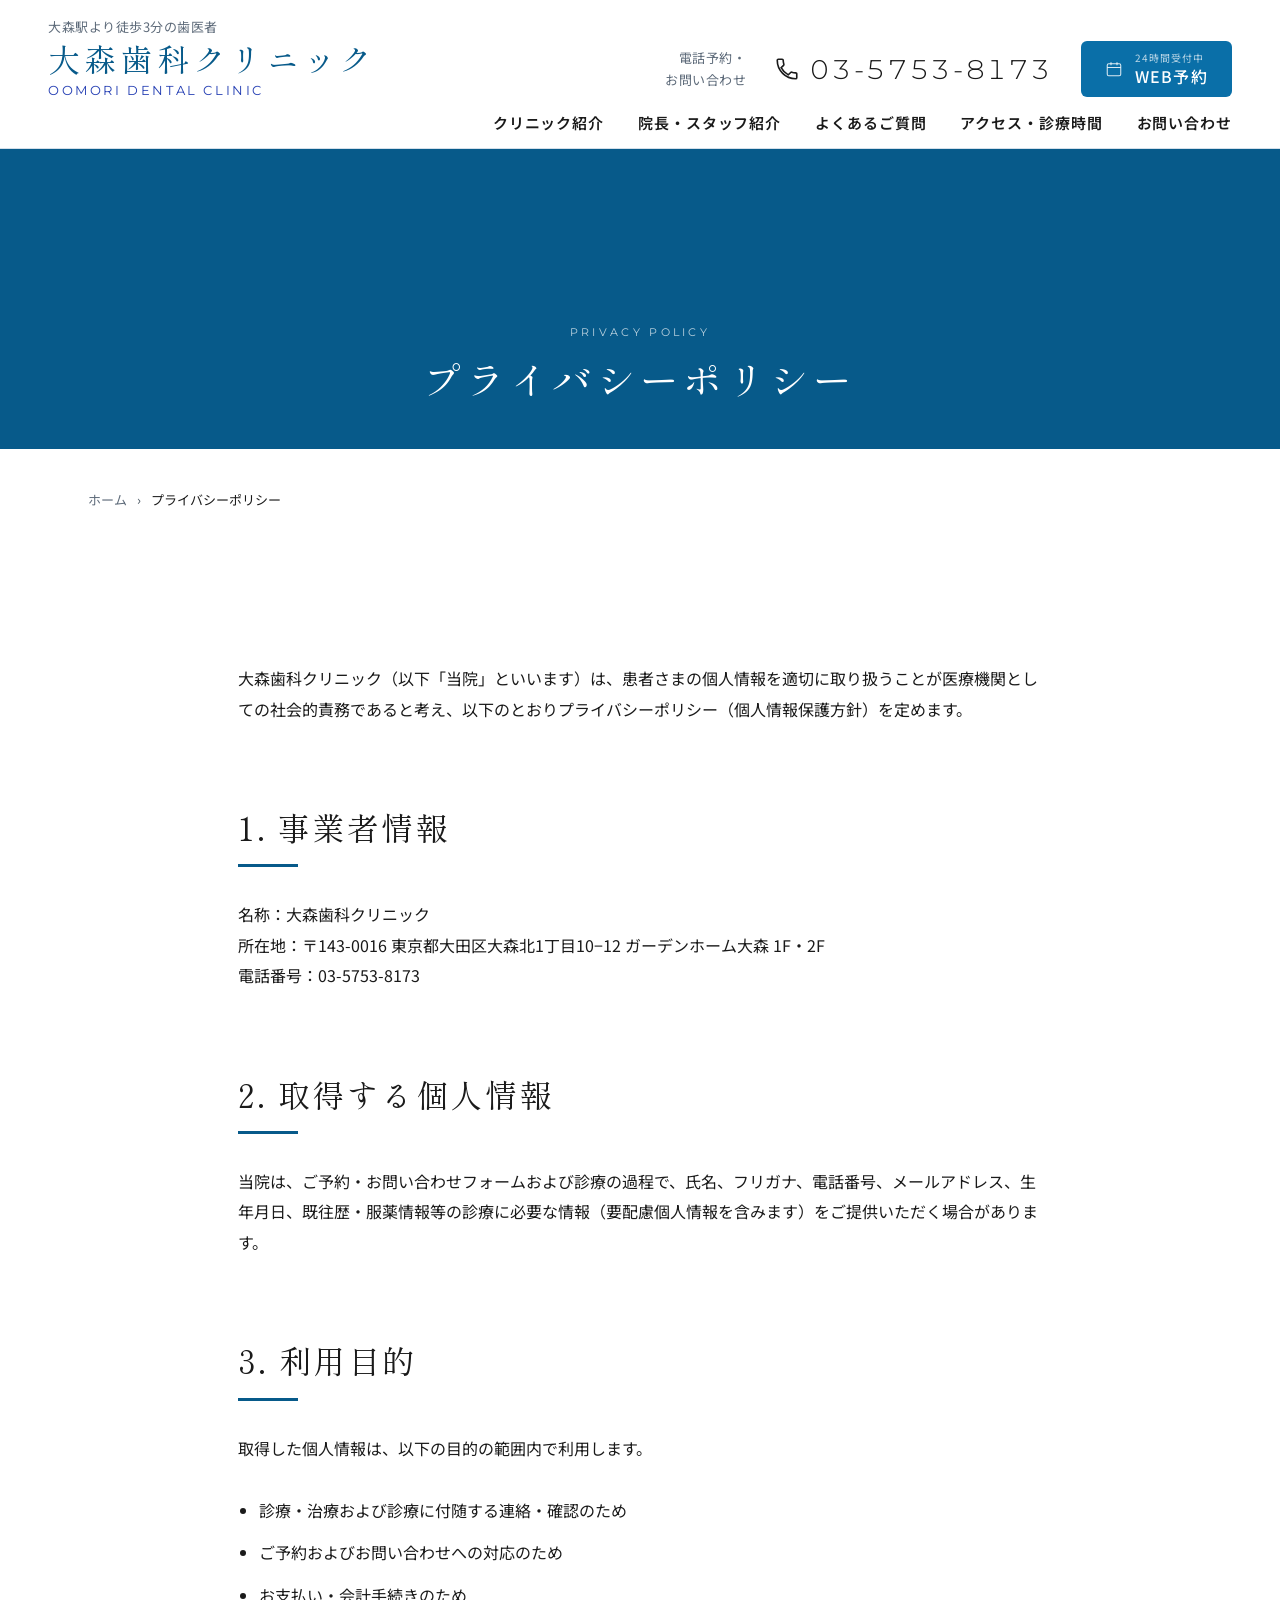
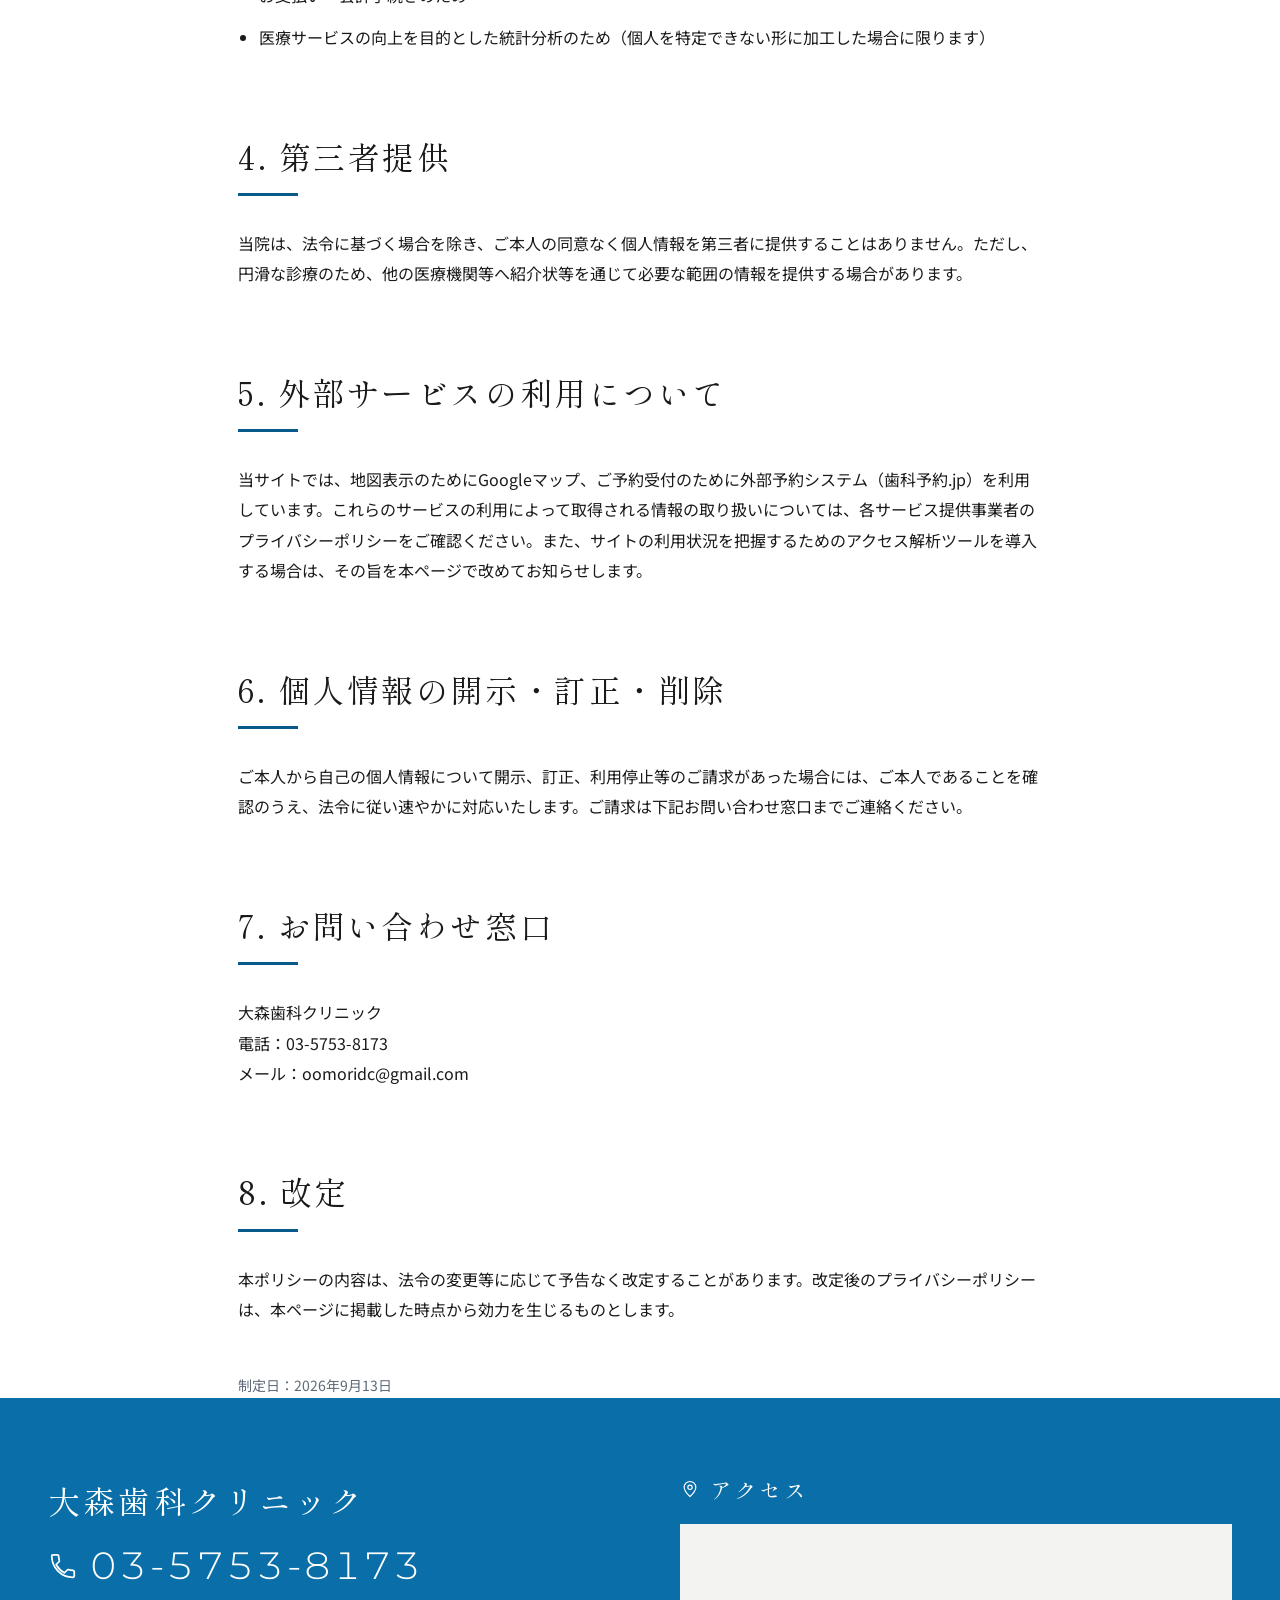
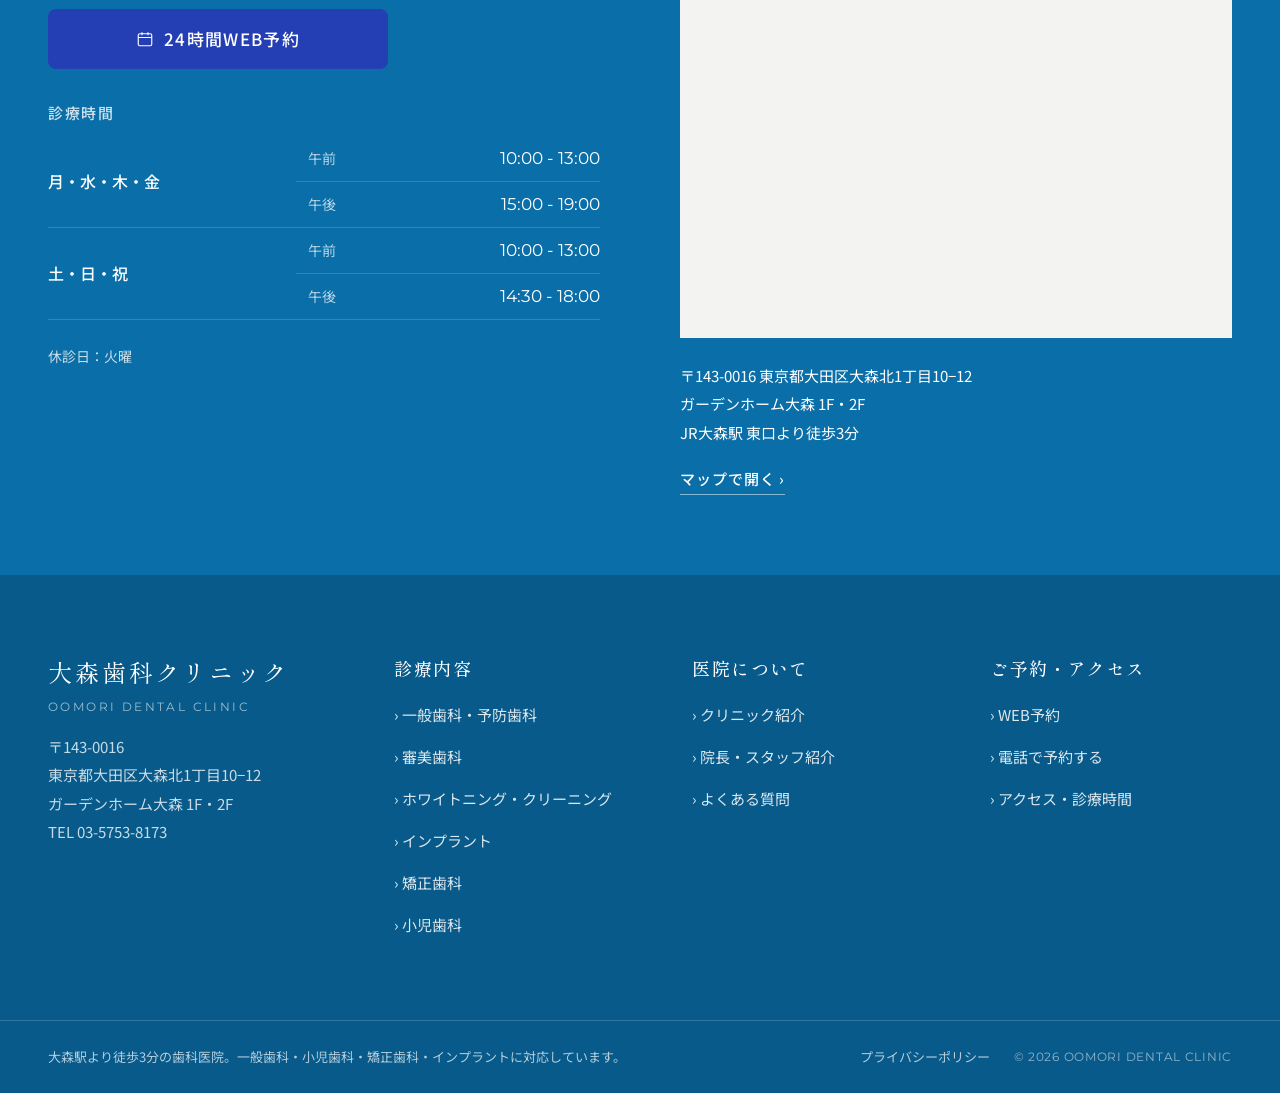
<file: site/privacy.html>
<!DOCTYPE html>
<html lang="ja">
<head>
<meta charset="utf-8">
<meta name="viewport" content="width=device-width, initial-scale=1">
<title>プライバシーポリシー｜大森歯科クリニック</title>
<meta name="description" content="大森歯科クリニックにおける個人情報の取り扱いについてのご案内です。">
<link rel="canonical" href="https://www.oomori-dc.com/privacy.html">
<meta name="robots" content="index,follow">
<meta property="og:title" content="プライバシーポリシー｜大森歯科クリニック">
<meta property="og:description" content="大森歯科クリニックにおける個人情報の取り扱いについてのご案内です。">
<meta property="og:type" content="website">
<meta property="og:url" content="https://www.oomori-dc.com/privacy.html">
<meta property="og:site_name" content="大森歯科クリニック">
<meta property="og:image" content="https://www.oomori-dc.com/assets/img/ogp-image.png">
<meta property="og:image:width" content="1200">
<meta property="og:image:height" content="630">
<meta property="og:locale" content="ja_JP">
<meta name="twitter:card" content="summary_large_image">
<meta name="twitter:title" content="プライバシーポリシー｜大森歯科クリニック">
<meta name="twitter:description" content="大森歯科クリニックにおける個人情報の取り扱いについてのご案内です。">
<meta name="twitter:image" content="https://www.oomori-dc.com/assets/img/ogp-image.png">
<link rel="icon" href="favicon.ico" sizes="any">
<link rel="icon" type="image/png" sizes="32x32" href="favicon-32.png">
<link rel="icon" type="image/png" sizes="16x16" href="favicon-16.png">
<link rel="apple-touch-icon" sizes="180x180" href="apple-touch-icon.png">
<link rel="manifest" href="site.webmanifest">
<meta name="theme-color" content="#0A6FA8">
<link rel="preconnect" href="https://fonts.googleapis.com">
<link rel="preconnect" href="https://fonts.gstatic.com" crossorigin>
<link href="https://fonts.googleapis.com/css2?family=Shippori+Mincho:wght@400;500;600&family=Noto+Sans+JP:wght@400;500;700&family=Cormorant+Garamond:wght@300;400;500&family=Montserrat:wght@300;400;500&display=swap" rel="stylesheet">
<link rel="stylesheet" href="css/style.css">
<script type="application/ld+json">
{
  "@context": "https://schema.org",
  "@type": "BreadcrumbList",
  "itemListElement": [
    {
      "@type": "ListItem",
      "position": 1,
      "name": "ホーム",
      "item": "https://www.oomori-dc.com/"
    },
    {
      "@type": "ListItem",
      "position": 2,
      "name": "プライバシーポリシー",
      "item": "https://www.oomori-dc.com/privacy.html"
    }
  ]
}
</script>
</head>
<body>

<div data-include="partials/header.html"></div>

<div id="top" class="page-hero page-hero--short">
  <div class="page-hero__scrim"></div>
  <div class="page-hero__content">
    <span class="page-hero__eyebrow">PRIVACY POLICY</span>
    <h1 class="page-hero__title">プライバシーポリシー</h1>
  </div>
</div>

<main>
  <nav aria-label="パンくず" class="breadcrumb">
    <a href="/">ホーム</a>
    <span class="breadcrumb__sep">›</span>
    <span class="breadcrumb__current">プライバシーポリシー</span>
  </nav>

  <div class="content-wrap content-stack content-stack--tight" style="max-width:900px">

    <section class="content-section content-section--tight">
      <p style="margin:0;font:400 16px/1.9 'Noto Sans JP',sans-serif;color:#1A1A1A">大森歯科クリニック（以下「当院」といいます）は、患者さまの個人情報を適切に取り扱うことが医療機関としての社会的責務であると考え、以下のとおりプライバシーポリシー（個人情報保護方針）を定めます。</p>
    </section>

    <section class="content-section content-section--tight">
      <div class="section-heading" style="margin-bottom:0">
        <h2 class="section-heading__title">1. 事業者情報</h2>
        <div class="section-heading__rule"></div>
      </div>
      <p style="margin:0;font:400 16px/1.9 'Noto Sans JP',sans-serif;color:#1A1A1A">名称：大森歯科クリニック<br>所在地：〒143-0016 東京都大田区大森北1丁目10−12 ガーデンホーム大森 1F・2F<br>電話番号：03-5753-8173</p>
    </section>

    <section class="content-section content-section--tight">
      <div class="section-heading" style="margin-bottom:0">
        <h2 class="section-heading__title">2. 取得する個人情報</h2>
        <div class="section-heading__rule"></div>
      </div>
      <p style="margin:0;font:400 16px/1.9 'Noto Sans JP',sans-serif;color:#1A1A1A">当院は、ご予約・お問い合わせフォームおよび診療の過程で、氏名、フリガナ、電話番号、メールアドレス、生年月日、既往歴・服薬情報等の診療に必要な情報（要配慮個人情報を含みます）をご提供いただく場合があります。</p>
    </section>

    <section class="content-section content-section--tight">
      <div class="section-heading" style="margin-bottom:0">
        <h2 class="section-heading__title">3. 利用目的</h2>
        <div class="section-heading__rule"></div>
      </div>
      <p style="margin:0;font:400 16px/1.9 'Noto Sans JP',sans-serif;color:#1A1A1A">取得した個人情報は、以下の目的の範囲内で利用します。</p>
      <ul class="notes-list">
        <li>診療・治療および診療に付随する連絡・確認のため</li>
        <li>ご予約およびお問い合わせへの対応のため</li>
        <li>お支払い・会計手続きのため</li>
        <li>医療サービスの向上を目的とした統計分析のため（個人を特定できない形に加工した場合に限ります）</li>
      </ul>
    </section>

    <section class="content-section content-section--tight">
      <div class="section-heading" style="margin-bottom:0">
        <h2 class="section-heading__title">4. 第三者提供</h2>
        <div class="section-heading__rule"></div>
      </div>
      <p style="margin:0;font:400 16px/1.9 'Noto Sans JP',sans-serif;color:#1A1A1A">当院は、法令に基づく場合を除き、ご本人の同意なく個人情報を第三者に提供することはありません。ただし、円滑な診療のため、他の医療機関等へ紹介状等を通じて必要な範囲の情報を提供する場合があります。</p>
    </section>

    <section class="content-section content-section--tight">
      <div class="section-heading" style="margin-bottom:0">
        <h2 class="section-heading__title">5. 外部サービスの利用について</h2>
        <div class="section-heading__rule"></div>
      </div>
      <p style="margin:0;font:400 16px/1.9 'Noto Sans JP',sans-serif;color:#1A1A1A">当サイトでは、地図表示のためにGoogleマップ、ご予約受付のために外部予約システム（歯科予約.jp）を利用しています。これらのサービスの利用によって取得される情報の取り扱いについては、各サービス提供事業者のプライバシーポリシーをご確認ください。また、サイトの利用状況を把握するためのアクセス解析ツールを導入する場合は、その旨を本ページで改めてお知らせします。</p>
    </section>

    <section class="content-section content-section--tight">
      <div class="section-heading" style="margin-bottom:0">
        <h2 class="section-heading__title">6. 個人情報の開示・訂正・削除</h2>
        <div class="section-heading__rule"></div>
      </div>
      <p style="margin:0;font:400 16px/1.9 'Noto Sans JP',sans-serif;color:#1A1A1A">ご本人から自己の個人情報について開示、訂正、利用停止等のご請求があった場合には、ご本人であることを確認のうえ、法令に従い速やかに対応いたします。ご請求は下記お問い合わせ窓口までご連絡ください。</p>
    </section>

    <section class="content-section content-section--tight">
      <div class="section-heading" style="margin-bottom:0">
        <h2 class="section-heading__title">7. お問い合わせ窓口</h2>
        <div class="section-heading__rule"></div>
      </div>
      <p style="margin:0;font:400 16px/1.9 'Noto Sans JP',sans-serif;color:#1A1A1A">大森歯科クリニック<br>電話：03-5753-8173<br>メール：oomoridc@gmail.com</p>
    </section>

    <section class="content-section content-section--tight">
      <div class="section-heading" style="margin-bottom:0">
        <h2 class="section-heading__title">8. 改定</h2>
        <div class="section-heading__rule"></div>
      </div>
      <p style="margin:0;font:400 16px/1.9 'Noto Sans JP',sans-serif;color:#1A1A1A">本ポリシーの内容は、法令の変更等に応じて予告なく改定することがあります。改定後のプライバシーポリシーは、本ページに掲載した時点から効力を生じるものとします。</p>
      <p style="margin:16px 0 0;font:400 14px/1.8 'Noto Sans JP',sans-serif;color:#5E6B7A">制定日：2026年9月13日</p>
    </section>

  </div>
</main>

<div style="margin-top:96px" data-include="partials/footer.html"></div>

<script src="js/include.js"></script>
</body>
</html>
</file>
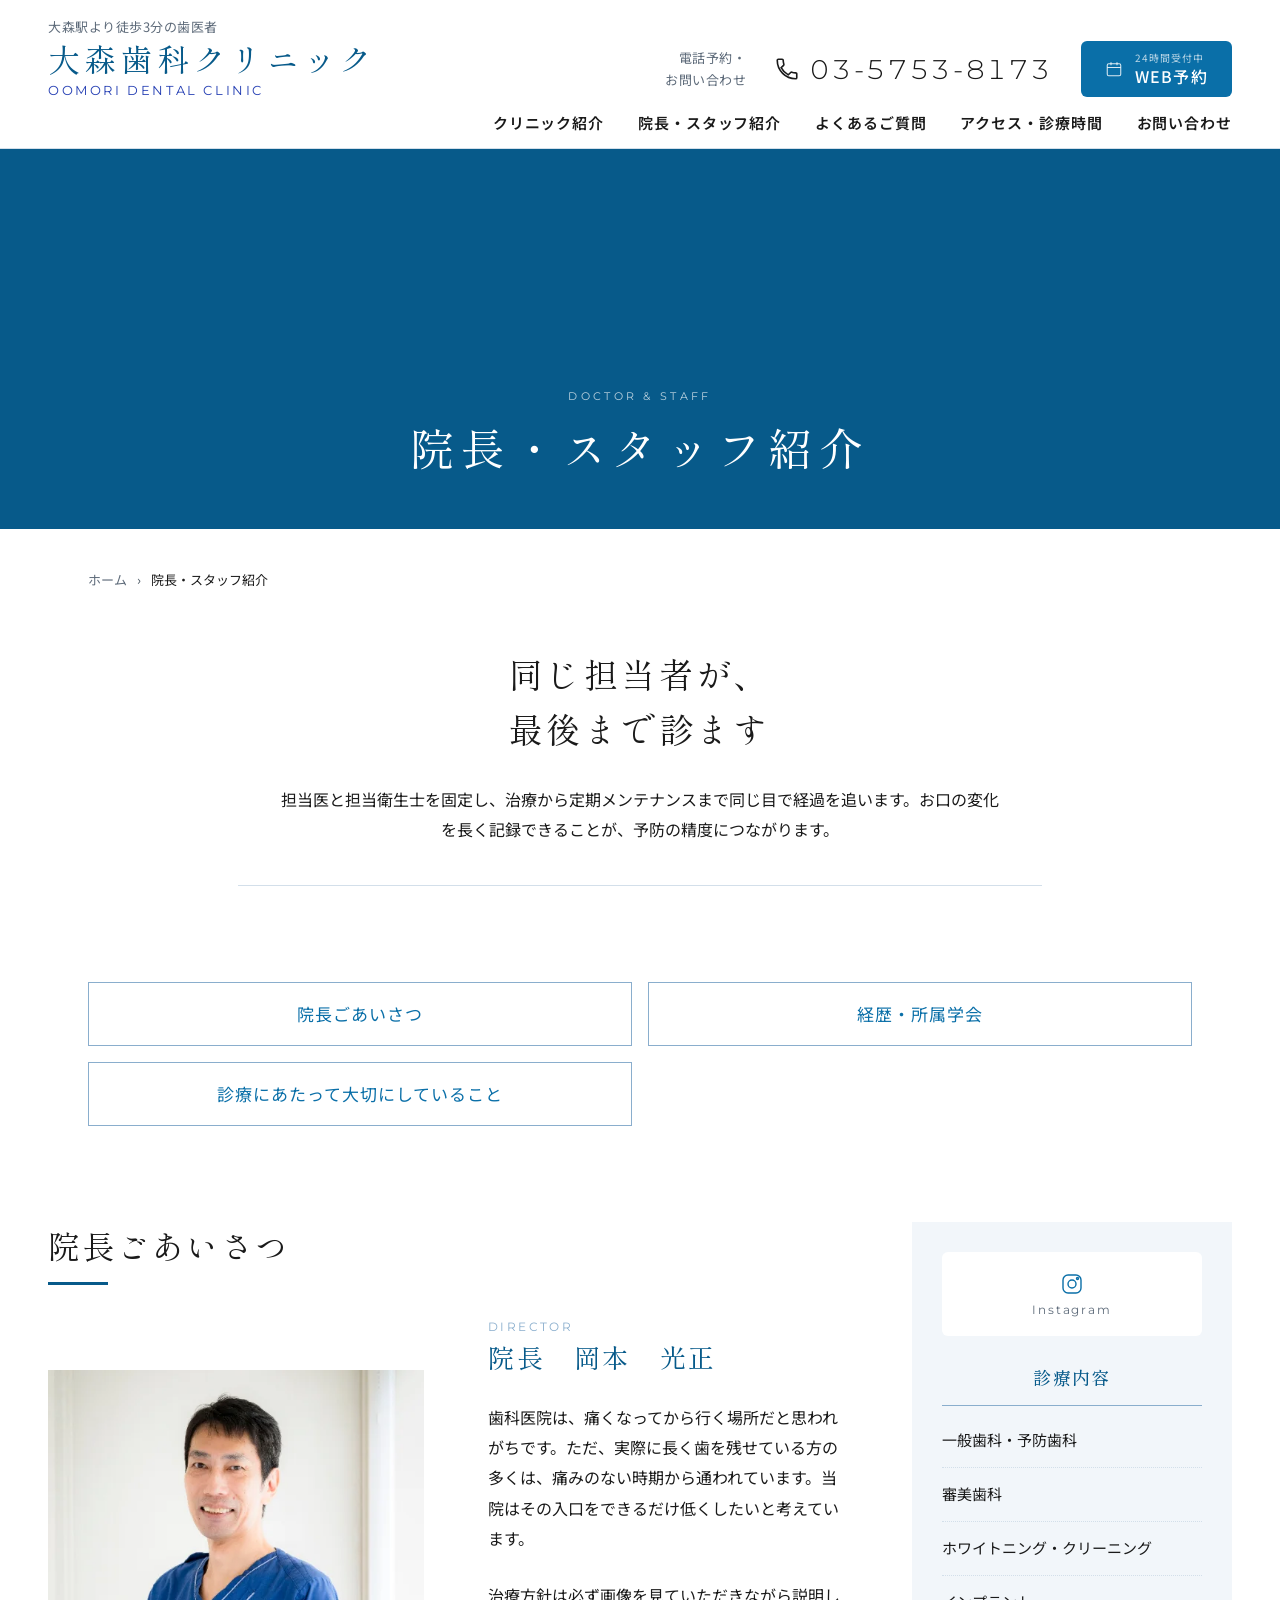
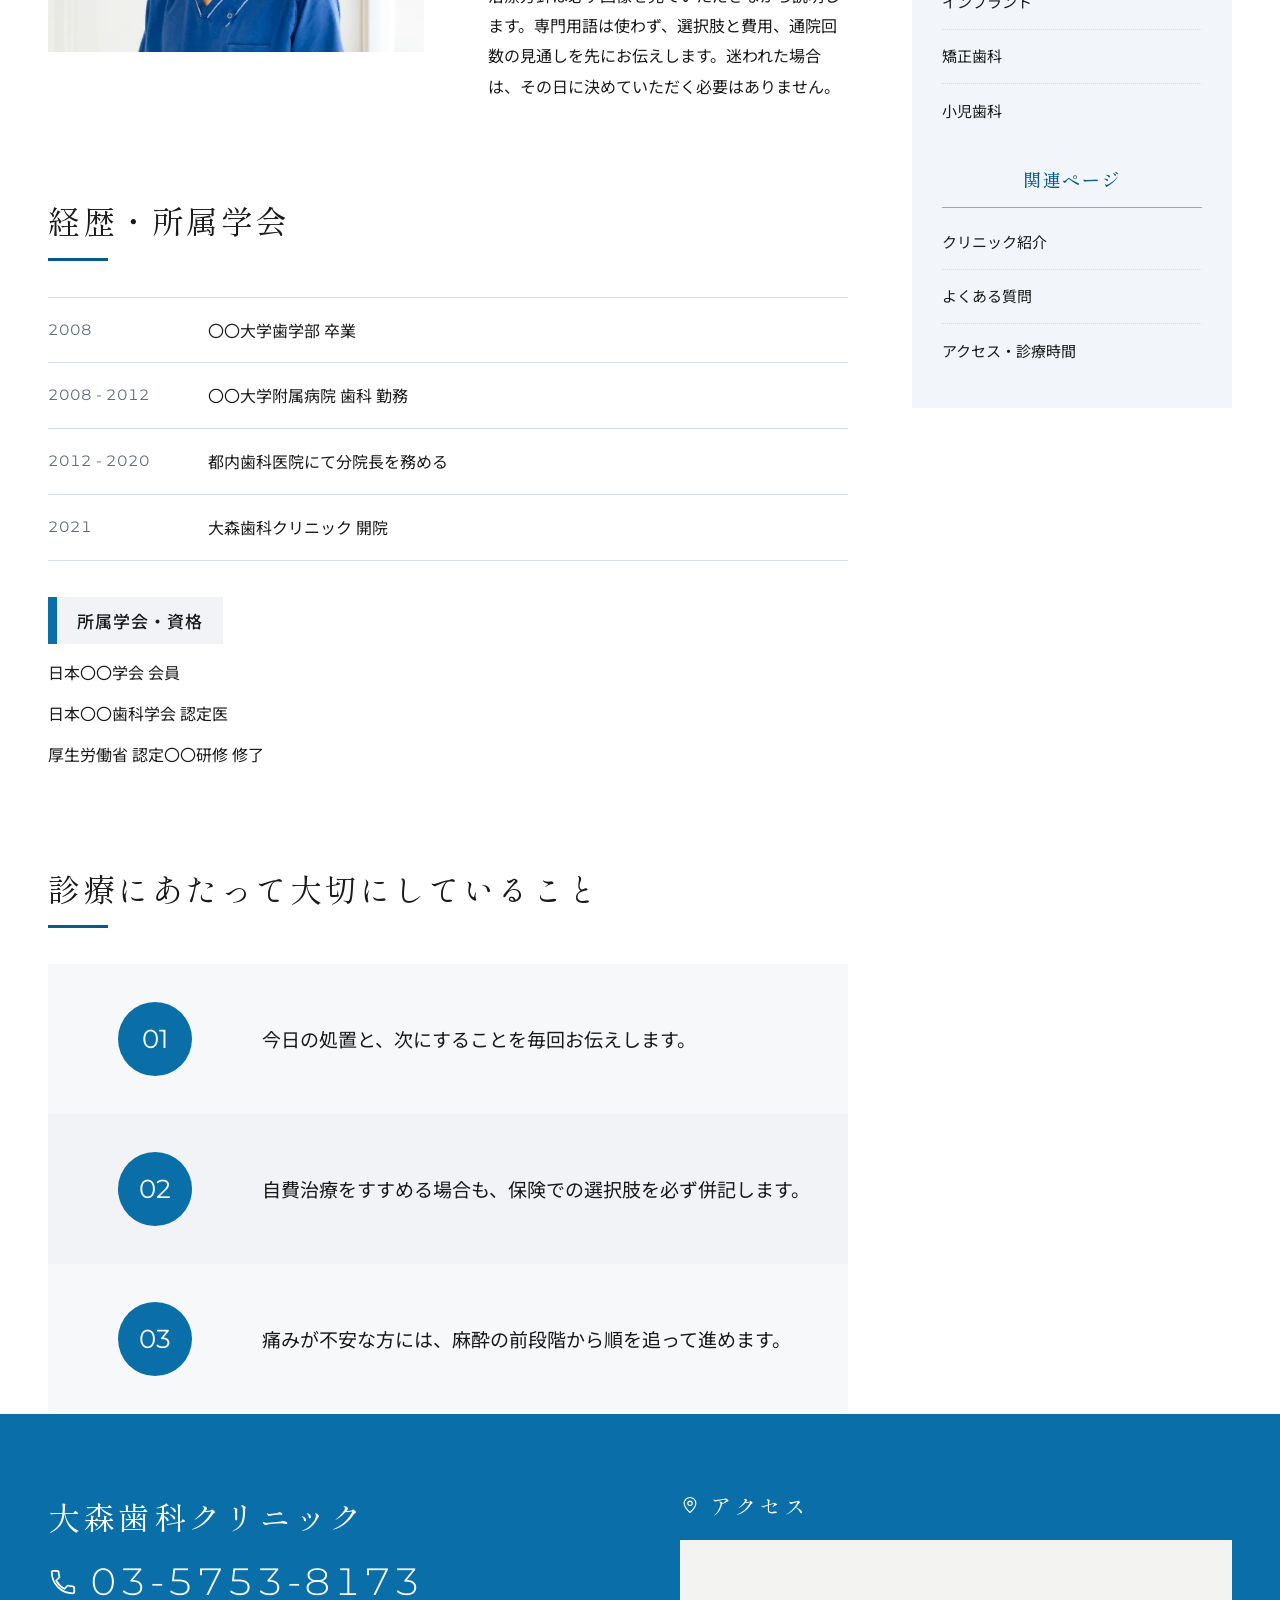
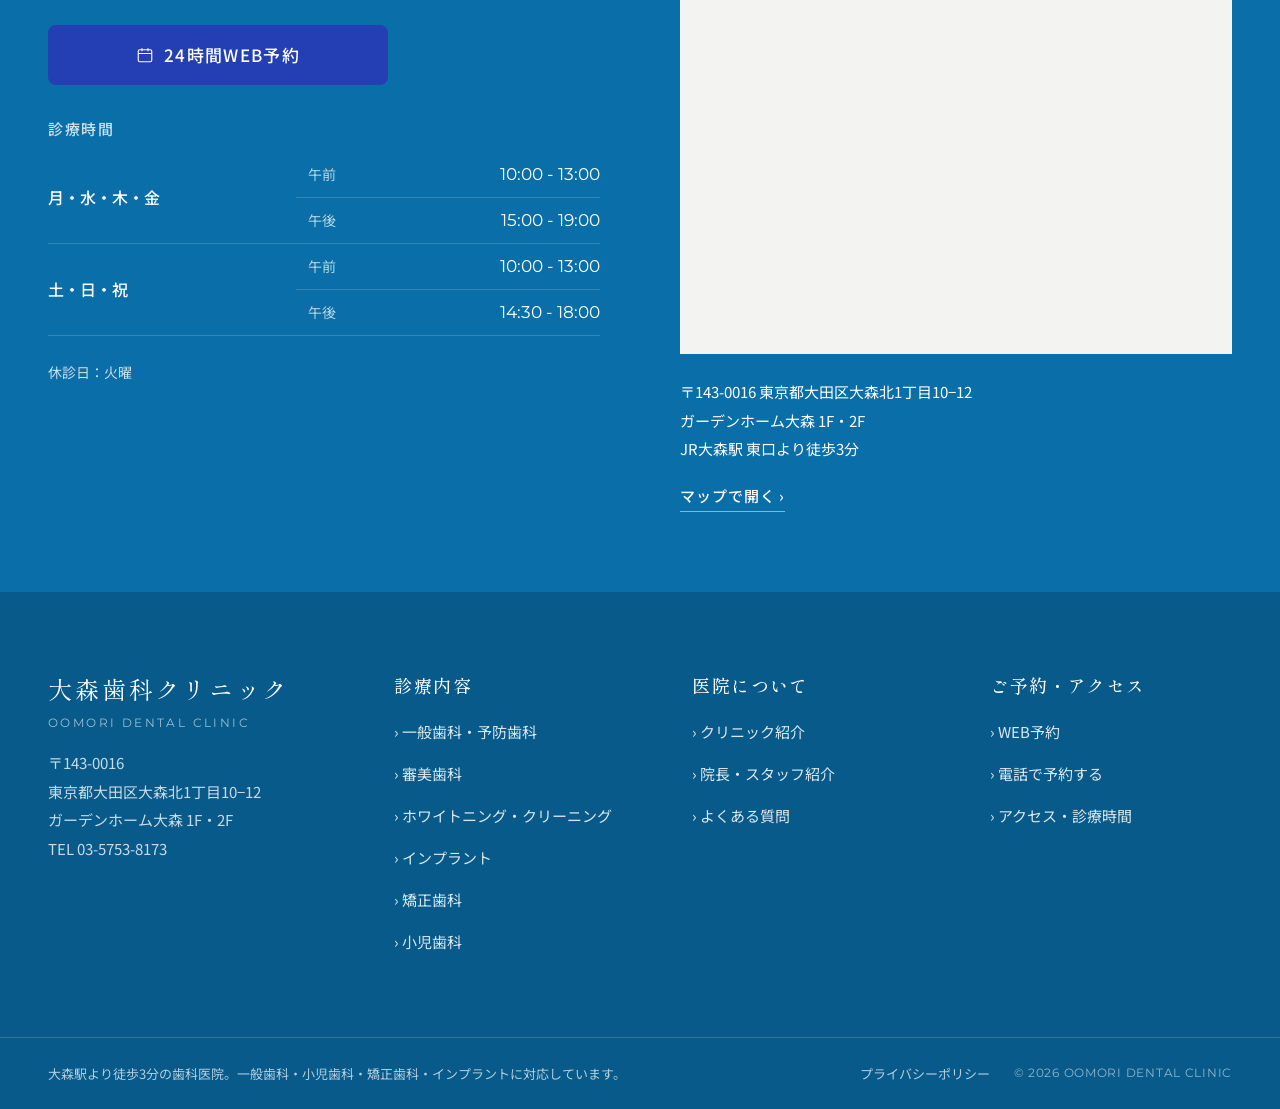
<file: site/staff.html>
<!DOCTYPE html>
<html lang="ja">
<head>
<meta charset="utf-8">
<meta name="viewport" content="width=device-width, initial-scale=1">
<title>院長・スタッフ紹介｜大森歯科クリニック</title>
<meta name="description" content="大森歯科クリニック院長 岡本光正のごあいさつと経歴、診療にあたって大切にしていることをご紹介します。">
<link rel="canonical" href="https://www.oomori-dc.com/staff.html">
<meta name="robots" content="index,follow">
<meta property="og:title" content="院長・スタッフ紹介｜大森歯科クリニック">
<meta property="og:description" content="大森歯科クリニック院長 岡本光正のごあいさつと経歴、診療にあたって大切にしていることをご紹介します。">
<meta property="og:type" content="website">
<meta property="og:url" content="https://www.oomori-dc.com/staff.html">
<meta property="og:site_name" content="大森歯科クリニック">
<meta property="og:image" content="https://www.oomori-dc.com/assets/img/ogp-image.png">
<meta property="og:image:width" content="1200">
<meta property="og:image:height" content="630">
<meta property="og:locale" content="ja_JP">
<meta name="twitter:card" content="summary_large_image">
<meta name="twitter:title" content="院長・スタッフ紹介｜大森歯科クリニック">
<meta name="twitter:description" content="大森歯科クリニック院長 岡本光正のごあいさつと経歴、診療にあたって大切にしていることをご紹介します。">
<meta name="twitter:image" content="https://www.oomori-dc.com/assets/img/ogp-image.png">
<link rel="icon" href="favicon.ico" sizes="any">
<link rel="icon" type="image/png" sizes="32x32" href="favicon-32.png">
<link rel="icon" type="image/png" sizes="16x16" href="favicon-16.png">
<link rel="apple-touch-icon" sizes="180x180" href="apple-touch-icon.png">
<link rel="manifest" href="site.webmanifest">
<meta name="theme-color" content="#0A6FA8">
<link rel="preconnect" href="https://fonts.googleapis.com">
<link rel="preconnect" href="https://fonts.gstatic.com" crossorigin>
<link href="https://fonts.googleapis.com/css2?family=Shippori+Mincho:wght@400;500;600&family=Noto+Sans+JP:wght@400;500;700&family=Cormorant+Garamond:wght@300;400;500&family=Montserrat:wght@300;400;500&display=swap" rel="stylesheet">
<link rel="stylesheet" href="css/style.css">
<script type="application/ld+json">
{
  "@context": "https://schema.org",
  "@type": "BreadcrumbList",
  "itemListElement": [
    {
      "@type": "ListItem",
      "position": 1,
      "name": "ホーム",
      "item": "https://www.oomori-dc.com/"
    },
    {
      "@type": "ListItem",
      "position": 2,
      "name": "院長・スタッフ紹介",
      "item": "https://www.oomori-dc.com/staff.html"
    }
  ]
}
</script>
</head>
<body>

<div data-include="partials/header.html"></div>

<!-- TODO: doctor-hero photo pending (スタッフ集合, 21:9) -->
<div id="top" class="page-hero">
  <div class="page-hero__scrim"></div>
  <div class="page-hero__content">
    <span class="page-hero__eyebrow">DOCTOR &amp; STAFF</span>
    <h1 class="page-hero__title">院長・スタッフ紹介</h1>
  </div>
</div>

<main>
  <nav aria-label="パンくず" class="breadcrumb">
    <a href="/">ホーム</a>
    <span class="breadcrumb__sep">›</span>
    <span class="breadcrumb__current">院長・スタッフ紹介</span>
  </nav>

  <section class="intro">
    <h2 class="intro__title">同じ担当者が、<br>最後まで診ます</h2>
    <p class="intro__lead">担当医と担当衛生士を固定し、治療から定期メンテナンスまで同じ目で経過を追います。お口の変化を長く記録できることが、予防の精度につながります。</p>
    <div class="intro__divider"></div>
  </section>

  <section class="section">
    <div class="anchor-grid">
      <a href="#doctor">院長ごあいさつ</a>
      <a href="#career">経歴・所属学会</a>
      <a href="#policy">診療にあたって大切にしていること</a>
    </div>
  </section>

  <div class="content-layout">
    <div class="content-stack">

      <section id="doctor" class="content-section">
        <div class="section-heading" style="margin-bottom:0">
          <h2 class="section-heading__title">院長ごあいさつ</h2>
          <div class="section-heading__rule"></div>
        </div>
        <div class="media-block">
          <div class="media-block__image media-block__image--portrait">
            <img src="assets/img/doctor-portrait.webp" width="508" height="762" alt="院長 岡本光正" loading="lazy">
          </div>
          <div style="display:flex;flex-direction:column;gap:26px">
            <div style="display:flex;flex-direction:column;gap:6px">
              <span style="font:400 12px/1 'Montserrat',sans-serif;letter-spacing:.2em;color:#8AAECD">DIRECTOR</span>
              <span style="font:400 26px/1.4 'Shippori Mincho',serif;letter-spacing:.1em;color:#075A8A">院長　岡本　光正</span>
            </div>
            <p style="margin:0;font:400 16px/1.9 'Noto Sans JP',sans-serif;color:#1A1A1A">歯科医院は、痛くなってから行く場所だと思われがちです。ただ、実際に長く歯を残せている方の多くは、痛みのない時期から通われています。当院はその入口をできるだけ低くしたいと考えています。</p>
            <p style="margin:0;font:400 16px/1.9 'Noto Sans JP',sans-serif;color:#1A1A1A">治療方針は必ず画像を見ていただきながら説明します。専門用語は使わず、選択肢と費用、通院回数の見通しを先にお伝えします。迷われた場合は、その日に決めていただく必要はありません。</p>
          </div>
        </div>
      </section>

      <section id="career" class="content-section">
        <div class="section-heading" style="margin-bottom:0">
          <h2 class="section-heading__title">経歴・所属学会</h2>
          <div class="section-heading__rule"></div>
        </div>
        <dl class="definition-list definition-list--career" style="--label-w:160px">
          <dt>2008</dt>
          <dd>〇〇大学歯学部 卒業</dd>
          <dt>2008 - 2012</dt>
          <dd>〇〇大学附属病院 歯科 勤務</dd>
          <dt>2012 - 2020</dt>
          <dd>都内歯科医院にて分院長を務める</dd>
          <dt>2021</dt>
          <dd>大森歯科クリニック 開院</dd>
        </dl>
        <div class="tag-block">
          <span class="tag-block__label">所属学会・資格</span>
          <ul class="qual-list">
            <li>日本〇〇学会 会員</li>
            <li>日本〇〇歯科学会 認定医</li>
            <li>厚生労働省 認定〇〇研修 修了</li>
          </ul>
        </div>
      </section>

      <section id="policy" class="content-section">
        <div class="section-heading" style="margin-bottom:0">
          <h2 class="section-heading__title">診療にあたって大切にしていること</h2>
          <div class="section-heading__rule"></div>
        </div>
        <ol class="steps">
          <li class="step">
            <span class="step__number">01</span>
            <p class="step__text">今日の処置と、次にすることを毎回お伝えします。</p>
          </li>
          <li class="step">
            <span class="step__number">02</span>
            <p class="step__text">自費治療をすすめる場合も、保険での選択肢を必ず併記します。</p>
          </li>
          <li class="step">
            <span class="step__number">03</span>
            <p class="step__text">痛みが不安な方には、麻酔の前段階から順を追って進めます。</p>
          </li>
        </ol>
      </section>

    </div>

    <aside class="page-aside">
      <a href="https://www.instagram.com/omori_dc_we/" target="_blank" rel="noopener" class="page-aside__instagram">
        <svg width="24" height="24" viewBox="0 0 24 24" fill="none" stroke="#0A6FA8" stroke-width="1.4" aria-hidden="true"><rect x="3" y="3" width="18" height="18" rx="5"></rect><circle cx="12" cy="12" r="4"></circle><circle cx="17.5" cy="6.5" r="1"></circle></svg>
        <span>Instagram</span>
      </a>
      <div class="page-aside__group">
        <h2>診療内容</h2>
        <a href="/#menu" class="page-aside__link">一般歯科・予防歯科</a>
        <a href="/#menu" class="page-aside__link">審美歯科</a>
        <a href="/whitening.html" class="page-aside__link">ホワイトニング・クリーニング</a>
        <a href="/#menu" class="page-aside__link">インプラント</a>
        <a href="/#menu" class="page-aside__link">矯正歯科</a>
        <a href="/#menu" class="page-aside__link">小児歯科</a>
      </div>
      <div class="page-aside__group">
        <h2>関連ページ</h2>
        <a href="/clinic.html" class="page-aside__link">クリニック紹介</a>
        <a href="/faq.html" class="page-aside__link">よくある質問</a>
        <a href="/access.html" class="page-aside__link">アクセス・診療時間</a>
      </div>
    </aside>

  </div>
</main>

<div style="margin-top:96px" data-include="partials/footer.html"></div>

<script src="js/include.js"></script>
</body>
</html>
</file>
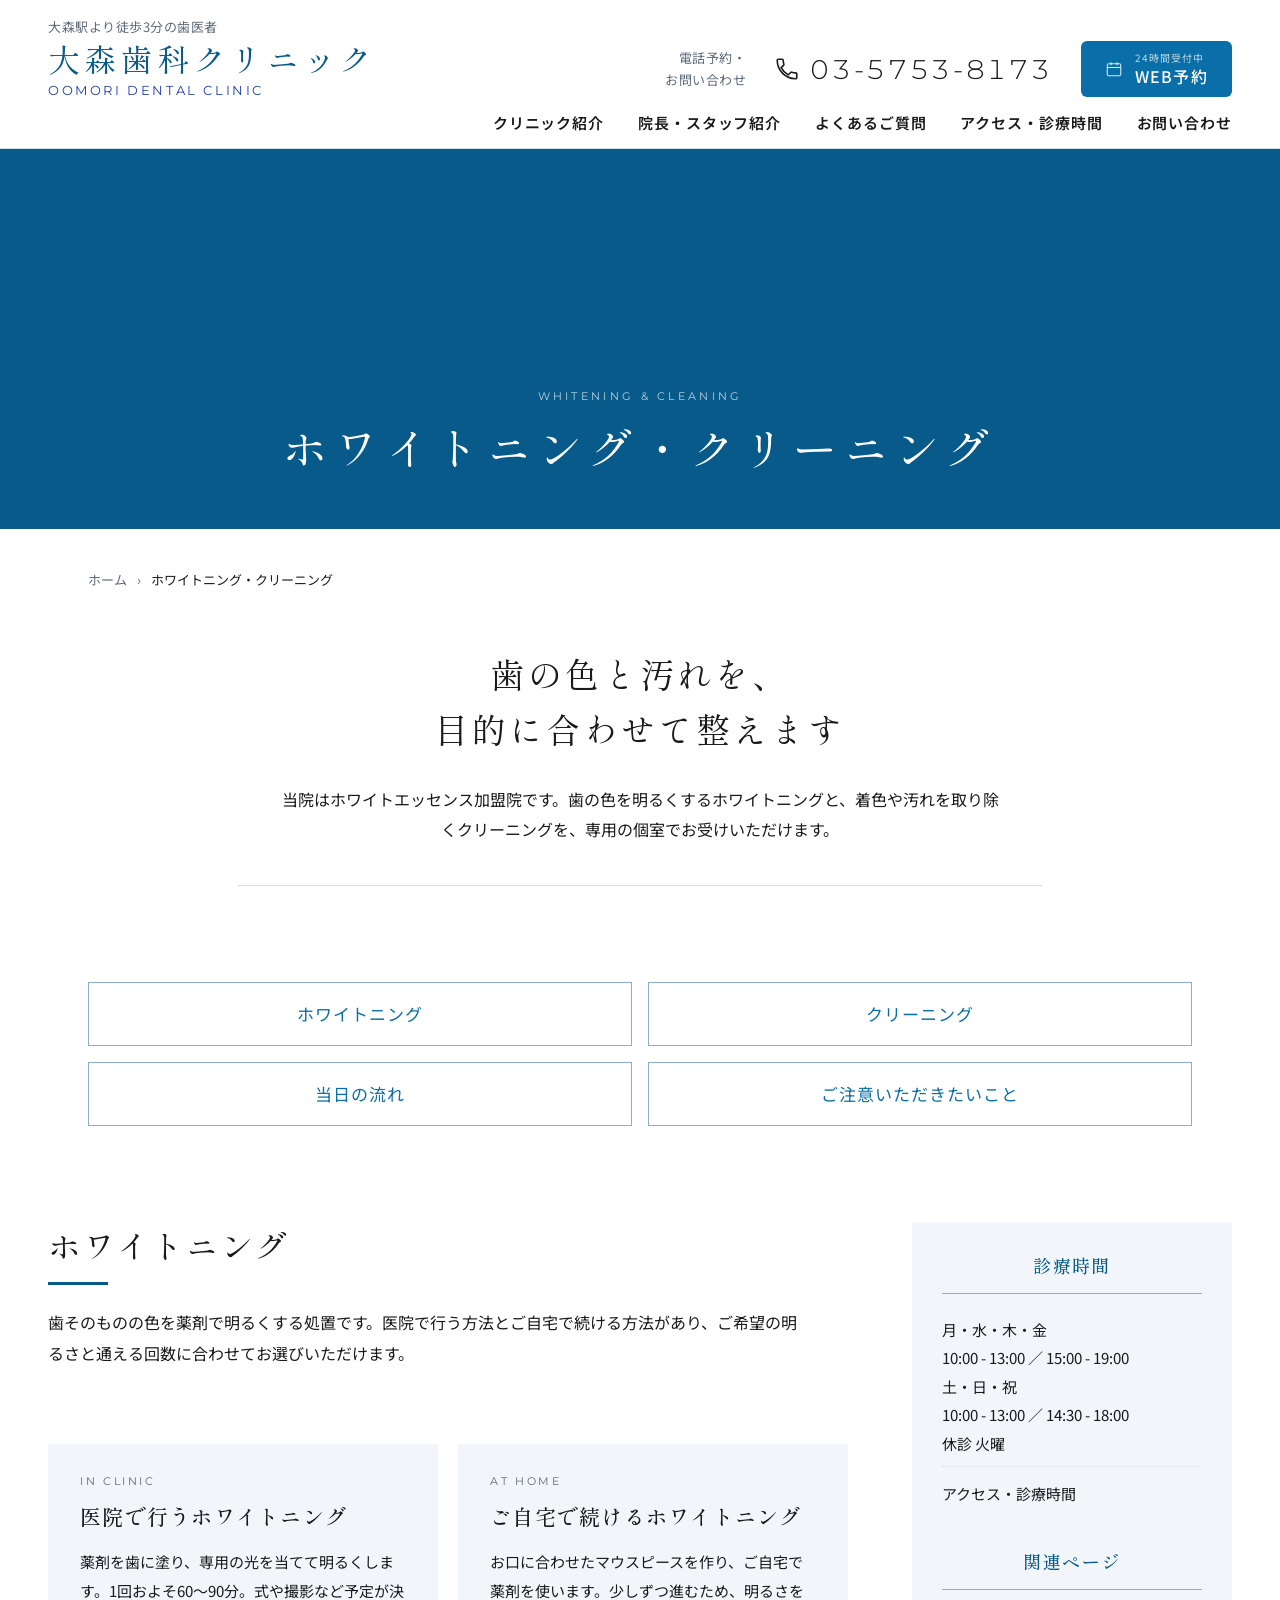
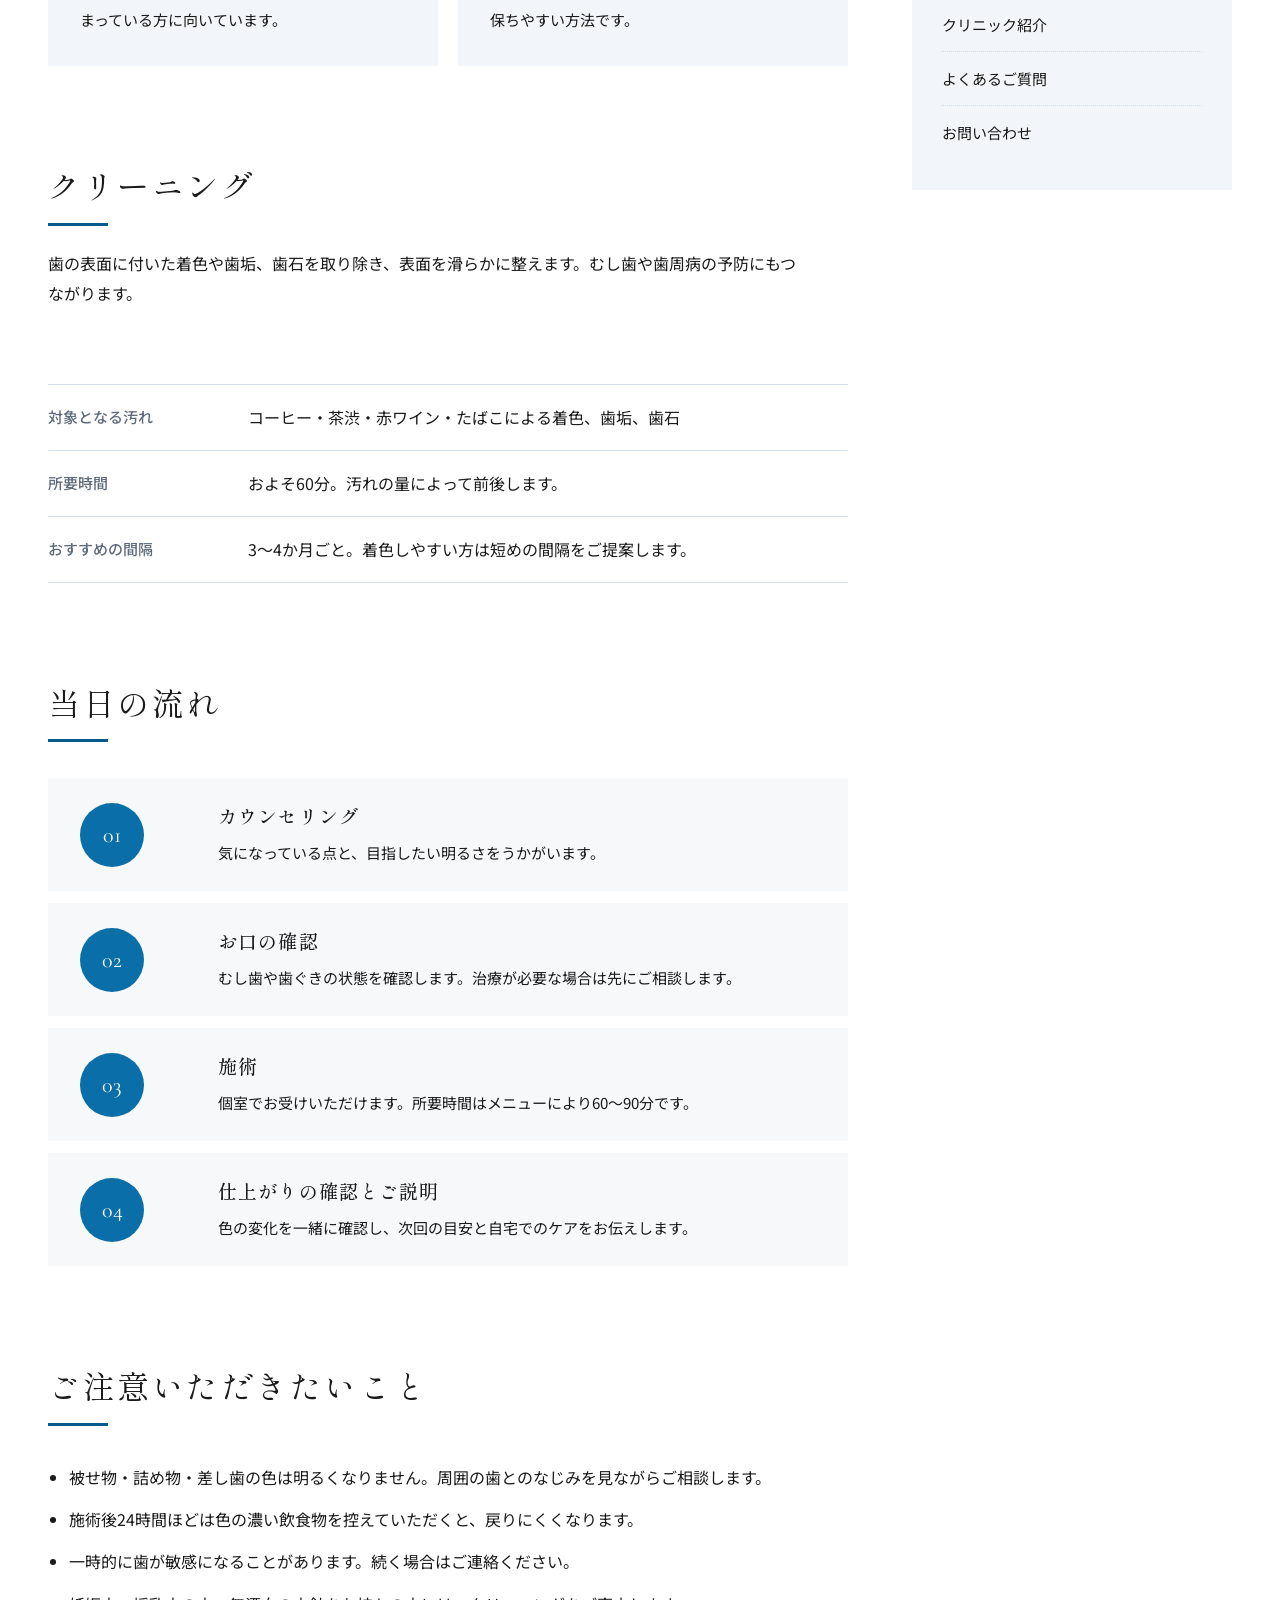
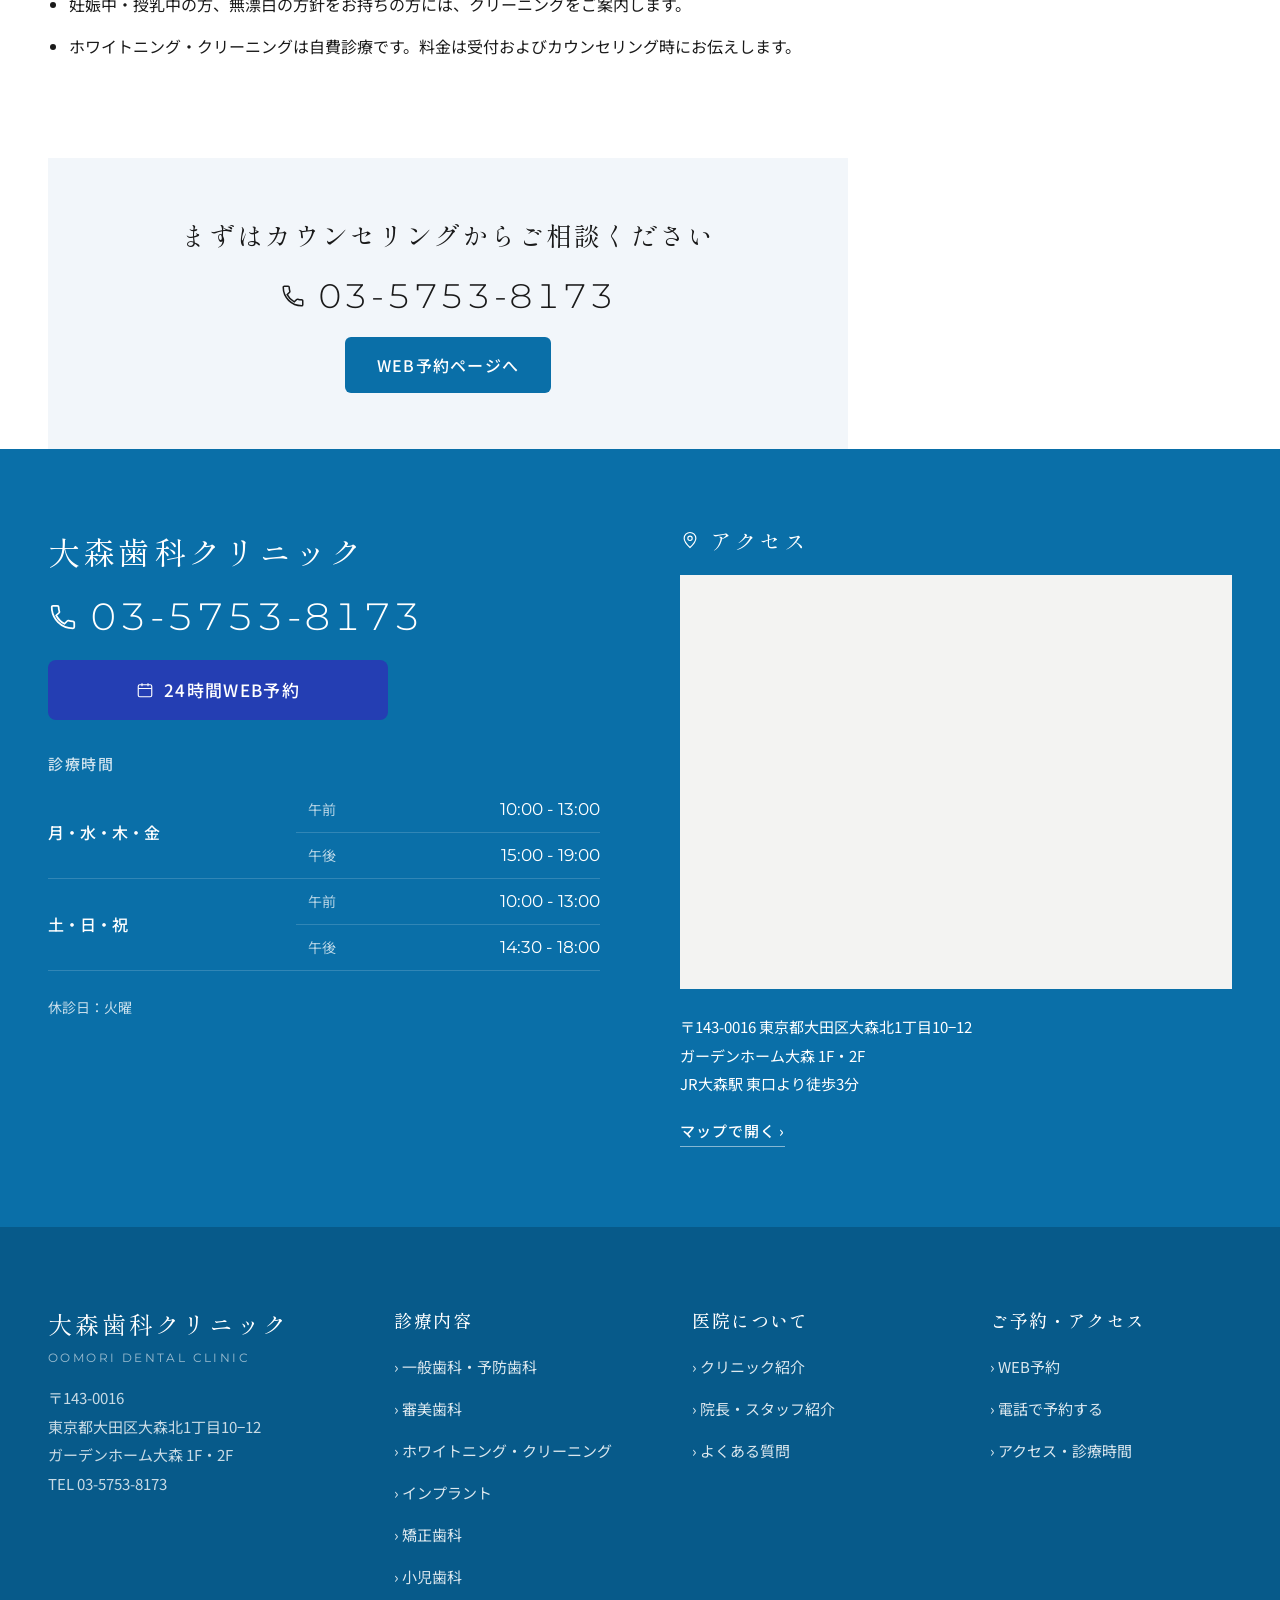
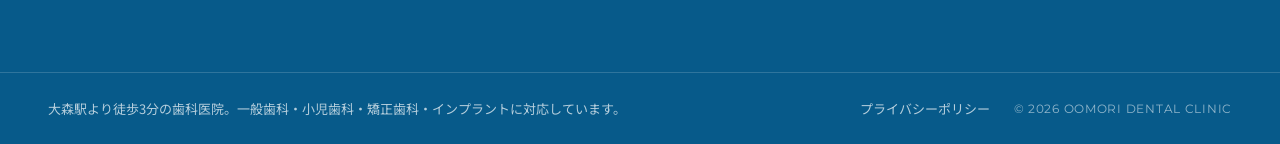
<file: site/whitening.html>
<!DOCTYPE html>
<html lang="ja">
<head>
<meta charset="utf-8">
<meta name="viewport" content="width=device-width, initial-scale=1">
<title>ホワイトニング・クリーニング｜大森歯科クリニック</title>
<meta name="description" content="大森歯科クリニックはホワイトエッセンス加盟院です。歯を明るくするホワイトニングと、着色・汚れを取り除くクリーニングを専用個室でご案内します。">
<link rel="canonical" href="https://www.oomori-dc.com/whitening.html">
<meta name="robots" content="index,follow">
<meta property="og:title" content="ホワイトニング・クリーニング｜大森歯科クリニック">
<meta property="og:description" content="大森歯科クリニックはホワイトエッセンス加盟院です。歯を明るくするホワイトニングと、着色・汚れを取り除くクリーニングを専用個室でご案内します。">
<meta property="og:type" content="website">
<meta property="og:url" content="https://www.oomori-dc.com/whitening.html">
<meta property="og:site_name" content="大森歯科クリニック">
<meta property="og:image" content="https://www.oomori-dc.com/assets/img/ogp-image.png">
<meta property="og:image:width" content="1200">
<meta property="og:image:height" content="630">
<meta property="og:locale" content="ja_JP">
<meta name="twitter:card" content="summary_large_image">
<meta name="twitter:title" content="ホワイトニング・クリーニング｜大森歯科クリニック">
<meta name="twitter:description" content="大森歯科クリニックはホワイトエッセンス加盟院です。歯を明るくするホワイトニングと、着色・汚れを取り除くクリーニングを専用個室でご案内します。">
<meta name="twitter:image" content="https://www.oomori-dc.com/assets/img/ogp-image.png">
<link rel="icon" href="favicon.ico" sizes="any">
<link rel="icon" type="image/png" sizes="32x32" href="favicon-32.png">
<link rel="icon" type="image/png" sizes="16x16" href="favicon-16.png">
<link rel="apple-touch-icon" sizes="180x180" href="apple-touch-icon.png">
<link rel="manifest" href="site.webmanifest">
<meta name="theme-color" content="#0A6FA8">
<link rel="preconnect" href="https://fonts.googleapis.com">
<link rel="preconnect" href="https://fonts.gstatic.com" crossorigin>
<link href="https://fonts.googleapis.com/css2?family=Shippori+Mincho:wght@400;500;600&family=Noto+Sans+JP:wght@400;500;700&family=Cormorant+Garamond:wght@300;400;500&family=Montserrat:wght@300;400;500&display=swap" rel="stylesheet">
<link rel="stylesheet" href="css/style.css">
<script type="application/ld+json">
{
  "@context": "https://schema.org",
  "@type": "BreadcrumbList",
  "itemListElement": [
    {
      "@type": "ListItem",
      "position": 1,
      "name": "ホーム",
      "item": "https://www.oomori-dc.com/"
    },
    {
      "@type": "ListItem",
      "position": 2,
      "name": "ホワイトニング・クリーニング",
      "item": "https://www.oomori-dc.com/whitening.html"
    }
  ]
}
</script>
</head>
<body>

<div data-include="partials/header.html"></div>

<!-- TODO: we-hero photo pending (ホワイトエッセンス個室, 21:9) -->
<div id="top" class="page-hero">
  <div class="page-hero__scrim"></div>
  <div class="page-hero__content">
    <span class="page-hero__eyebrow">WHITENING &amp; CLEANING</span>
    <h1 class="page-hero__title">ホワイトニング・クリーニング</h1>
  </div>
</div>

<main>
  <nav aria-label="パンくず" class="breadcrumb">
    <a href="/" style="color:#5E6B7A">ホーム</a>
    <span class="breadcrumb__sep" style="color:#5E6B7A">›</span>
    <span class="breadcrumb__current">ホワイトニング・クリーニング</span>
  </nav>

  <section class="intro">
    <h2 class="intro__title">歯の色と汚れを、<br>目的に合わせて整えます</h2>
    <p class="intro__lead">当院はホワイトエッセンス加盟院です。歯の色を明るくするホワイトニングと、着色や汚れを取り除くクリーニングを、専用の個室でお受けいただけます。</p>
    <div class="intro__divider"></div>
  </section>

  <section class="section">
    <div class="anchor-grid">
      <a href="#whitening" style="border-color:#8AAECD;color:#0A6FA8">ホワイトニング</a>
      <a href="#cleaning" style="border-color:#8AAECD;color:#0A6FA8">クリーニング</a>
      <a href="#flow" style="border-color:#8AAECD;color:#0A6FA8">当日の流れ</a>
      <a href="#notes" style="border-color:#8AAECD;color:#0A6FA8">ご注意いただきたいこと</a>
    </div>
  </section>

  <div class="content-layout">
    <div class="content-stack">

      <section id="whitening" class="content-section">
        <div class="section-heading">
          <h2 class="section-heading__title">ホワイトニング</h2>
          <div class="section-heading__rule" style="background:#075A8A"></div>
          <p class="section-heading__lead" style="max-width:760px">歯そのものの色を薬剤で明るくする処置です。医院で行う方法とご自宅で続ける方法があり、ご希望の明るさと通える回数に合わせてお選びいただけます。</p>
        </div>
        <div class="two-col-grid">
          <div class="info-card" style="background:#F2F6FA">
            <span class="info-card__eyebrow" style="color:#5E6B7A">IN CLINIC</span>
            <h3 class="info-card__title">医院で行うホワイトニング</h3>
            <p class="info-card__text">薬剤を歯に塗り、専用の光を当てて明るくします。1回およそ60〜90分。式や撮影など予定が決まっている方に向いています。</p>
          </div>
          <div class="info-card" style="background:#F2F6FA">
            <span class="info-card__eyebrow" style="color:#5E6B7A">AT HOME</span>
            <h3 class="info-card__title">ご自宅で続けるホワイトニング</h3>
            <p class="info-card__text">お口に合わせたマウスピースを作り、ご自宅で薬剤を使います。少しずつ進むため、明るさを保ちやすい方法です。</p>
          </div>
        </div>
      </section>

      <section id="cleaning" class="content-section">
        <div class="section-heading">
          <h2 class="section-heading__title">クリーニング</h2>
          <div class="section-heading__rule" style="background:#075A8A"></div>
          <p class="section-heading__lead" style="max-width:760px">歯の表面に付いた着色や歯垢、歯石を取り除き、表面を滑らかに整えます。むし歯や歯周病の予防にもつながります。</p>
        </div>
        <dl class="definition-list" style="--label-w:200px">
          <dt style="border-top-color:#D3DFEA;color:#5E6B7A">対象となる汚れ</dt>
          <dd style="border-top-color:#D3DFEA">コーヒー・茶渋・赤ワイン・たばこによる着色、歯垢、歯石</dd>
          <dt style="border-top-color:#D3DFEA;color:#5E6B7A">所要時間</dt>
          <dd style="border-top-color:#D3DFEA">およそ60分。汚れの量によって前後します。</dd>
          <dt style="border-top-color:#D3DFEA;border-bottom-color:#D3DFEA;color:#5E6B7A">おすすめの間隔</dt>
          <dd style="border-top-color:#D3DFEA;border-bottom-color:#D3DFEA">3〜4か月ごと。着色しやすい方は短めの間隔をご提案します。</dd>
        </dl>
      </section>

      <section id="flow" class="content-section">
        <div class="section-heading" style="margin-bottom:0">
          <h2 class="section-heading__title">当日の流れ</h2>
          <div class="section-heading__rule" style="background:#075A8A"></div>
        </div>
        <ol class="flow-list">
          <li class="flow-item" style="grid-template-columns:110px minmax(0,1fr)">
            <span class="flow-item__number" style="background:#0A6FA8">01</span>
            <div class="flow-item__body">
              <span class="flow-item__title">カウンセリング</span>
              <span class="flow-item__text">気になっている点と、目指したい明るさをうかがいます。</span>
            </div>
          </li>
          <li class="flow-item" style="grid-template-columns:110px minmax(0,1fr)">
            <span class="flow-item__number" style="background:#0A6FA8">02</span>
            <div class="flow-item__body">
              <span class="flow-item__title">お口の確認</span>
              <span class="flow-item__text">むし歯や歯ぐきの状態を確認します。治療が必要な場合は先にご相談します。</span>
            </div>
          </li>
          <li class="flow-item" style="grid-template-columns:110px minmax(0,1fr)">
            <span class="flow-item__number" style="background:#0A6FA8">03</span>
            <div class="flow-item__body">
              <span class="flow-item__title">施術</span>
              <span class="flow-item__text">個室でお受けいただけます。所要時間はメニューにより60〜90分です。</span>
            </div>
          </li>
          <li class="flow-item" style="grid-template-columns:110px minmax(0,1fr)">
            <span class="flow-item__number" style="background:#0A6FA8">04</span>
            <div class="flow-item__body">
              <span class="flow-item__title">仕上がりの確認とご説明</span>
              <span class="flow-item__text">色の変化を一緒に確認し、次回の目安と自宅でのケアをお伝えします。</span>
            </div>
          </li>
        </ol>
      </section>

      <section id="notes" class="content-section">
        <div class="section-heading" style="margin-bottom:0">
          <h2 class="section-heading__title">ご注意いただきたいこと</h2>
          <div class="section-heading__rule" style="background:#075A8A"></div>
        </div>
        <ul class="notes-list">
          <li>被せ物・詰め物・差し歯の色は明るくなりません。周囲の歯とのなじみを見ながらご相談します。</li>
          <li>施術後24時間ほどは色の濃い飲食物を控えていただくと、戻りにくくなります。</li>
          <li>一時的に歯が敏感になることがあります。続く場合はご連絡ください。</li>
          <li>妊娠中・授乳中の方、無漂白の方針をお持ちの方には、クリーニングをご案内します。</li>
          <li>ホワイトニング・クリーニングは自費診療です。料金は受付およびカウンセリング時にお伝えします。</li>
        </ul>
      </section>

      <section class="cta-banner">
        <h2 class="cta-banner__title">まずはカウンセリングからご相談ください</h2>
        <a href="tel:0357538173" class="cta-banner__tel">
          <svg width="26" height="26" viewBox="0 0 24 24" fill="none" stroke="#1A1A1A" stroke-width="1.4" aria-hidden="true"><path d="M6.6 10.8a15 15 0 0 0 6.6 6.6l2.2-2.2a1 1 0 0 1 1-.25 11.4 11.4 0 0 0 3.6.58 1 1 0 0 1 1 1V20a1 1 0 0 1-1 1A17 17 0 0 1 3 4a1 1 0 0 1 1-1h3.5a1 1 0 0 1 1 1 11.4 11.4 0 0 0 .58 3.6 1 1 0 0 1-.25 1z"></path></svg>
          <span>03-5753-8173</span>
        </a>
        <a href="https://ssl.haisha-yoyaku.jp/s2266232/login/serviceAppoint/index?SITE_CODE=hp" target="_blank" rel="noopener" class="cta-banner__button" style="background:#0A6FA8">WEB予約ページへ</a>
      </section>

    </div>

    <aside class="page-aside" style="background:#F2F6FA">
      <div class="page-aside__group">
        <h2 style="color:#075A8A;border-bottom-color:#8AAECD">診療時間</h2>
        <p class="page-aside__text">月・水・木・金<br>10:00 - 13:00 ／ 15:00 - 19:00<br>土・日・祝<br>10:00 - 13:00 ／ 14:30 - 18:00<br>休診 火曜</p>
        <a href="/access.html" class="page-aside__link" style="margin-top:8px;border-top:1px dotted #D3DFEA;border-bottom:0">アクセス・診療時間</a>
      </div>
      <div class="page-aside__group">
        <h2 style="color:#075A8A;border-bottom-color:#8AAECD">関連ページ</h2>
        <a href="/clinic.html" class="page-aside__link">クリニック紹介</a>
        <a href="/faq.html" class="page-aside__link">よくあるご質問</a>
        <a href="/contact.html" class="page-aside__link">お問い合わせ</a>
      </div>
    </aside>

  </div>
</main>

<div style="margin-top:96px" data-include="partials/footer.html"></div>

<script src="js/include.js"></script>
</body>
</html>
</file>
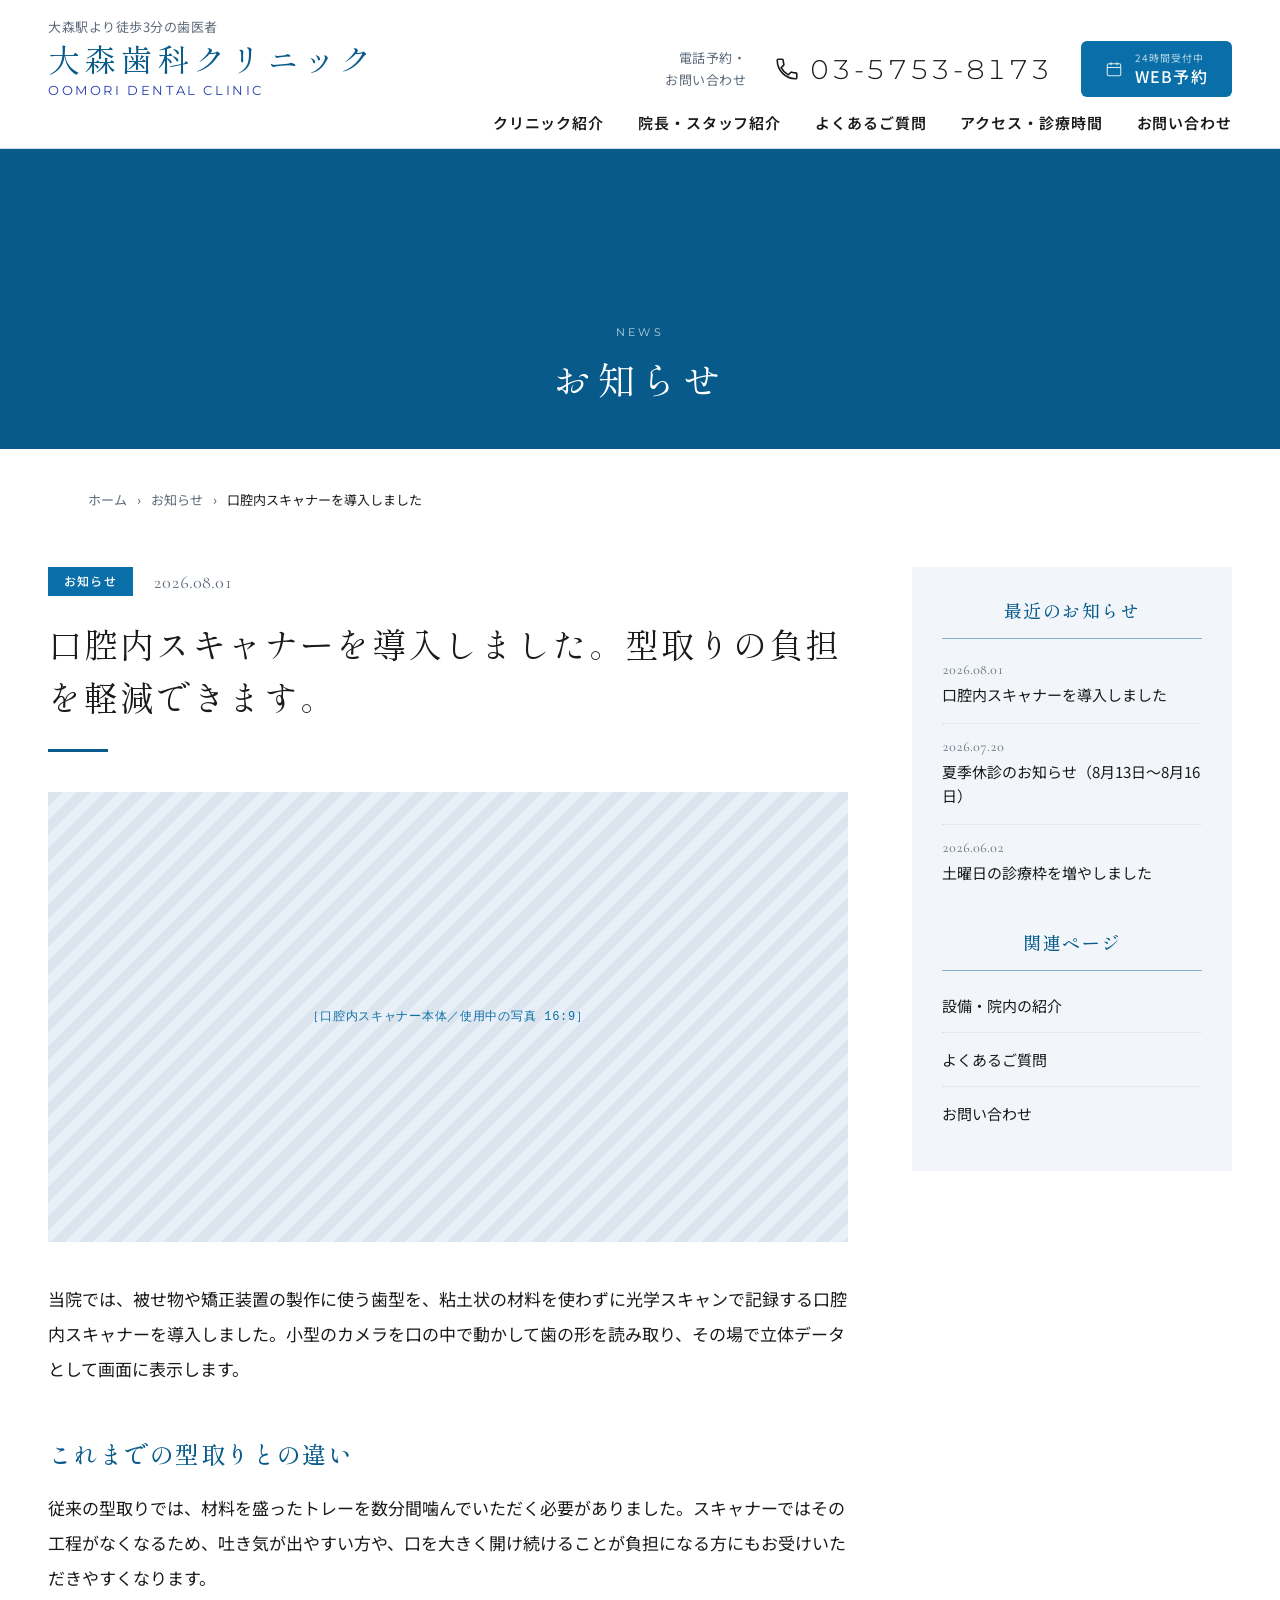
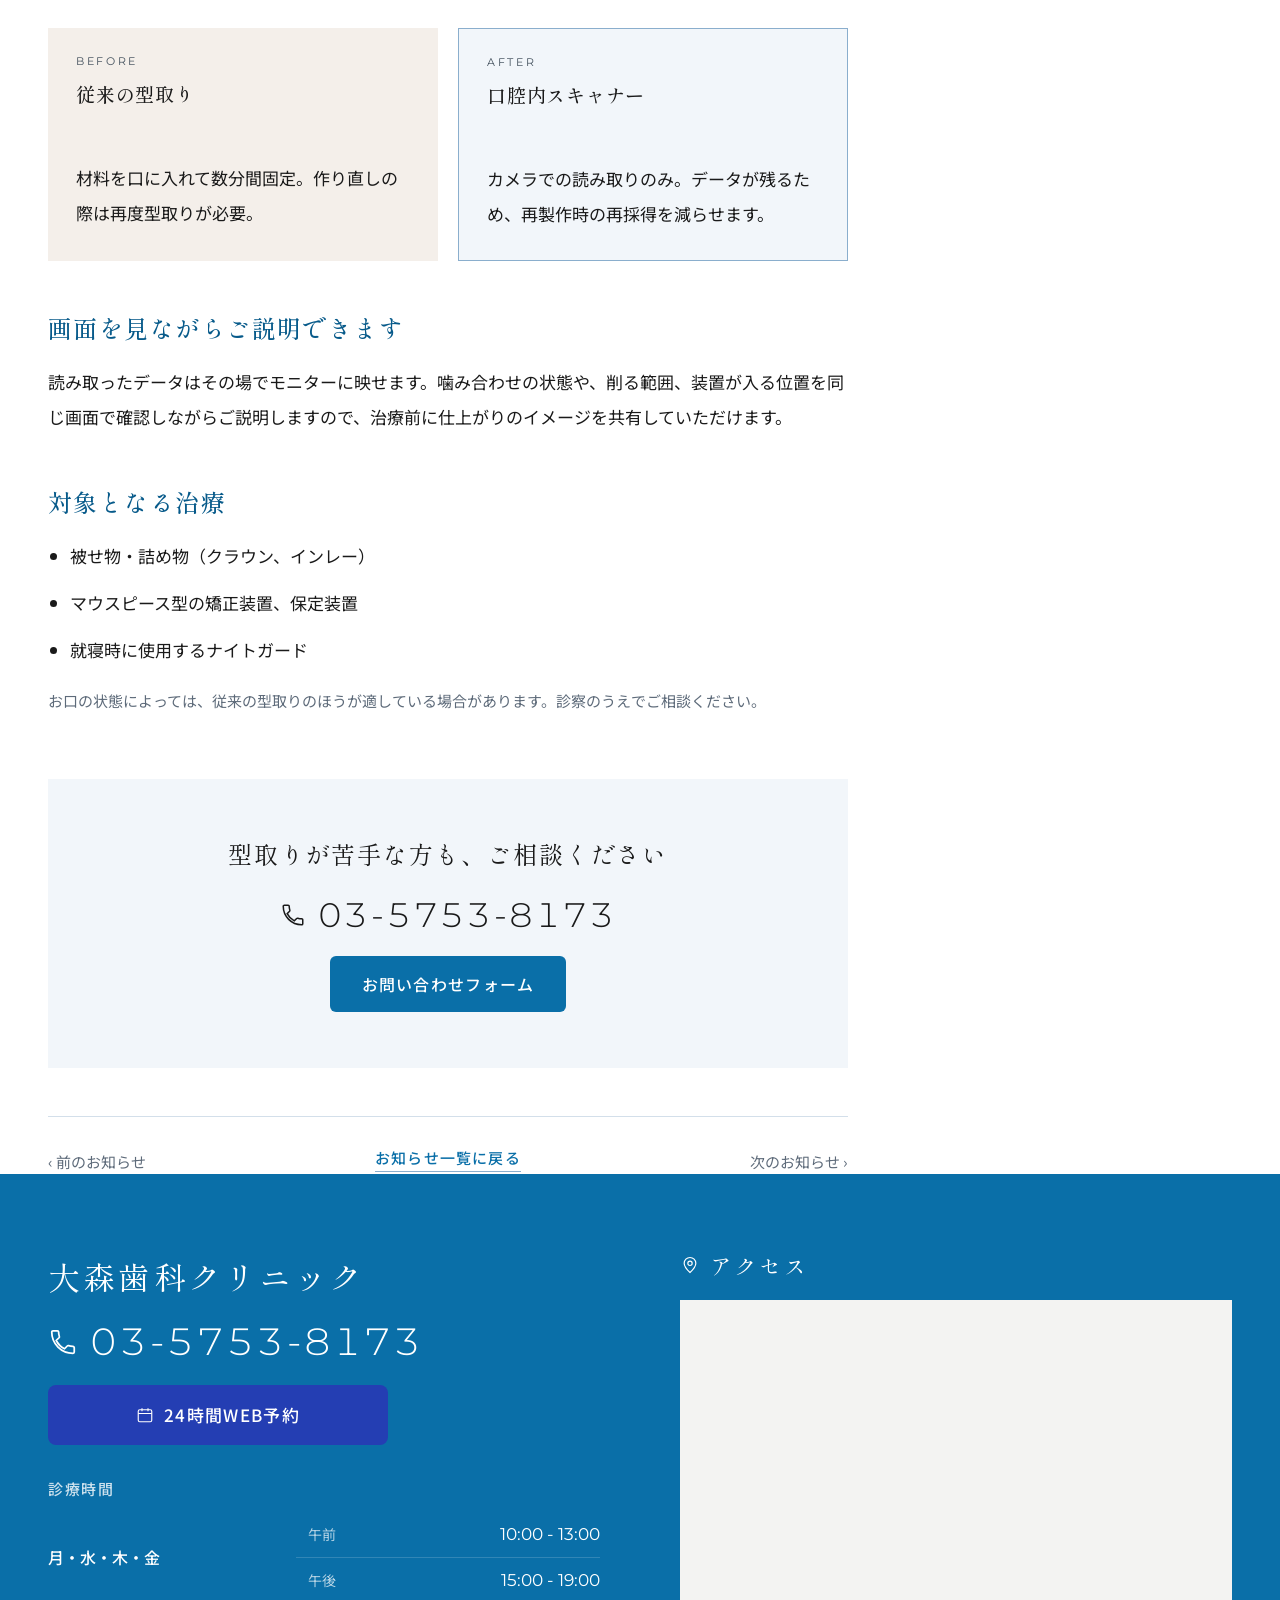
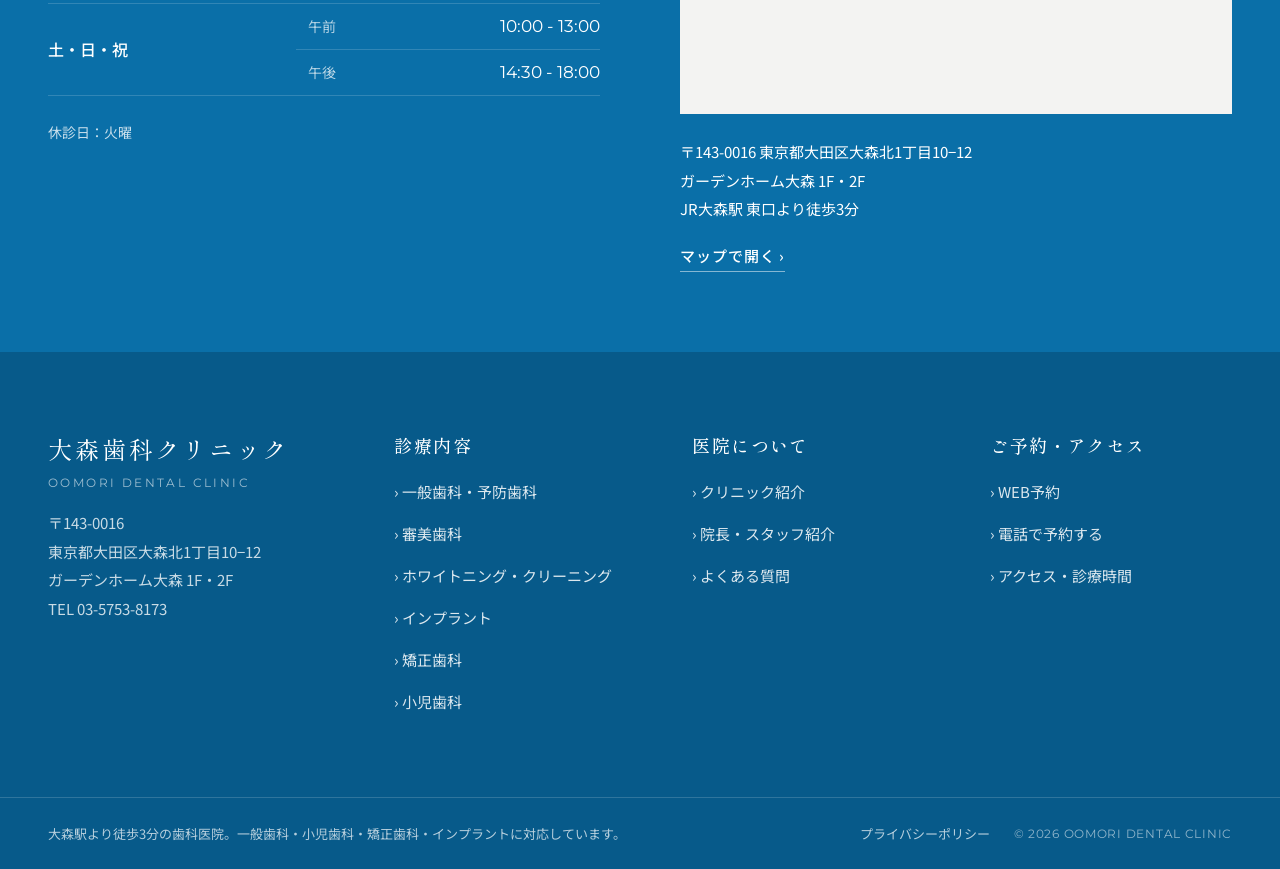
<file: site/news/kouku-scanner.html>
<!DOCTYPE html>
<html lang="ja">
<head>
<meta charset="utf-8">
<meta name="viewport" content="width=device-width, initial-scale=1">
<title>口腔内スキャナーを導入しました｜大森歯科クリニック</title>
<meta name="description" content="大森歯科クリニックは口腔内スキャナーを導入し、型取りの負担を軽減できるようになりました。">
<link rel="canonical" href="https://www.oomori-dc.com/news/kouku-scanner.html">
<meta name="robots" content="index,follow">
<meta property="og:title" content="口腔内スキャナーを導入しました｜大森歯科クリニック">
<meta property="og:description" content="大森歯科クリニックは口腔内スキャナーを導入し、型取りの負担を軽減できるようになりました。">
<meta property="og:type" content="article">
<meta property="og:url" content="https://www.oomori-dc.com/news/kouku-scanner.html">
<meta property="og:site_name" content="大森歯科クリニック">
<meta property="og:image" content="https://www.oomori-dc.com/assets/img/ogp-image.png">
<meta property="og:image:width" content="1200">
<meta property="og:image:height" content="630">
<meta property="og:locale" content="ja_JP">
<meta name="twitter:card" content="summary_large_image">
<meta name="twitter:title" content="口腔内スキャナーを導入しました｜大森歯科クリニック">
<meta name="twitter:description" content="大森歯科クリニックは口腔内スキャナーを導入し、型取りの負担を軽減できるようになりました。">
<meta name="twitter:image" content="https://www.oomori-dc.com/assets/img/ogp-image.png">
<link rel="icon" href="../favicon.ico" sizes="any">
<link rel="icon" type="image/png" sizes="32x32" href="../favicon-32.png">
<link rel="icon" type="image/png" sizes="16x16" href="../favicon-16.png">
<link rel="apple-touch-icon" sizes="180x180" href="../apple-touch-icon.png">
<link rel="manifest" href="../site.webmanifest">
<meta name="theme-color" content="#0A6FA8">
<link rel="preconnect" href="https://fonts.googleapis.com">
<link rel="preconnect" href="https://fonts.gstatic.com" crossorigin>
<link href="https://fonts.googleapis.com/css2?family=Shippori+Mincho:wght@400;500;600&family=Noto+Sans+JP:wght@400;500;700&family=Cormorant+Garamond:wght@300;400;500&family=Montserrat:wght@300;400;500&display=swap" rel="stylesheet">
<link rel="stylesheet" href="../css/style.css">
<script type="application/ld+json">
{
  "@context": "https://schema.org",
  "@type": "BreadcrumbList",
  "itemListElement": [
    {
      "@type": "ListItem",
      "position": 1,
      "name": "ホーム",
      "item": "https://www.oomori-dc.com/"
    },
    {
      "@type": "ListItem",
      "position": 2,
      "name": "お知らせ",
      "item": "https://www.oomori-dc.com/#news"
    },
    {
      "@type": "ListItem",
      "position": 3,
      "name": "口腔内スキャナーを導入しました",
      "item": "https://www.oomori-dc.com/news/kouku-scanner.html"
    }
  ]
}
</script>
</head>
<body>

<div data-include="../partials/header.html"></div>

<!-- TODO: news-hero photo pending (診療室, 21:9) -->
<div id="top" class="page-hero page-hero--short">
  <div class="page-hero__scrim"></div>
  <div class="page-hero__content">
    <span class="page-hero__eyebrow">NEWS</span>
    <h1 class="page-hero__title">お知らせ</h1>
  </div>
</div>

<main>
  <nav aria-label="パンくず" class="breadcrumb">
    <a href="/">ホーム</a>
    <span class="breadcrumb__sep">›</span>
    <a href="/#news">お知らせ</a>
    <span class="breadcrumb__sep">›</span>
    <span class="breadcrumb__current">口腔内スキャナーを導入しました</span>
  </nav>

  <div class="content-layout" style="padding-top:0">

    <article class="article">
      <div class="article__meta">
        <span class="article__tag">お知らせ</span>
        <span class="article__date">2026.08.01</span>
      </div>
      <h2 class="article__title">口腔内スキャナーを導入しました。型取りの負担を軽減できます。</h2>
      <div class="article__rule"></div>

      <!-- TODO: 口腔内スキャナー本体／使用中の写真 pending -->
      <div class="asset-placeholder article__image">［口腔内スキャナー本体／使用中の写真 16:9］</div>

      <p>当院では、被せ物や矯正装置の製作に使う歯型を、粘土状の材料を使わずに光学スキャンで記録する口腔内スキャナーを導入しました。小型のカメラを口の中で動かして歯の形を読み取り、その場で立体データとして画面に表示します。</p>

      <h3>これまでの型取りとの違い</h3>
      <p>従来の型取りでは、材料を盛ったトレーを数分間噛んでいただく必要がありました。スキャナーではその工程がなくなるため、吐き気が出やすい方や、口を大きく開け続けることが負担になる方にもお受けいただきやすくなります。</p>

      <div class="article__compare">
        <div class="compare-card">
          <span class="compare-card__eyebrow">BEFORE</span>
          <h4 class="compare-card__title">従来の型取り</h4>
          <p class="compare-card__text">材料を口に入れて数分間固定。作り直しの際は再度型取りが必要。</p>
        </div>
        <div class="compare-card compare-card--after">
          <span class="compare-card__eyebrow">AFTER</span>
          <h4 class="compare-card__title">口腔内スキャナー</h4>
          <p class="compare-card__text">カメラでの読み取りのみ。データが残るため、再製作時の再採得を減らせます。</p>
        </div>
      </div>

      <h3>画面を見ながらご説明できます</h3>
      <p>読み取ったデータはその場でモニターに映せます。噛み合わせの状態や、削る範囲、装置が入る位置を同じ画面で確認しながらご説明しますので、治療前に仕上がりのイメージを共有していただけます。</p>

      <h3>対象となる治療</h3>
      <ul class="notes-list" style="margin-top:18px;font-size:17px;line-height:2.05">
        <li>被せ物・詰め物（クラウン、インレー）</li>
        <li>マウスピース型の矯正装置、保定装置</li>
        <li>就寝時に使用するナイトガード</li>
      </ul>
      <p class="article__note">お口の状態によっては、従来の型取りのほうが適している場合があります。診察のうえでご相談ください。</p>

      <section class="cta-banner" style="margin:64px 0 0">
        <h3 style="margin:0;font:400 24px/1.6 'Shippori Mincho',serif;letter-spacing:.08em;color:#1A1A1A">型取りが苦手な方も、ご相談ください</h3>
        <a href="tel:0357538173" class="cta-banner__tel">
          <svg width="26" height="26" viewBox="0 0 24 24" fill="none" stroke="#1A1A1A" stroke-width="1.4" aria-hidden="true"><path d="M6.6 10.8a15 15 0 0 0 6.6 6.6l2.2-2.2a1 1 0 0 1 1-.25 11.4 11.4 0 0 0 3.6.58 1 1 0 0 1 1 1V20a1 1 0 0 1-1 1A17 17 0 0 1 3 4a1 1 0 0 1 1-1h3.5a1 1 0 0 1 1 1 11.4 11.4 0 0 0 .58 3.6 1 1 0 0 1-.25 1z"></path></svg>
          <span>03-5753-8173</span>
        </a>
        <a href="/contact.html" class="cta-banner__button">お問い合わせフォーム</a>
      </section>

      <div class="article-pager">
        <a href="/news/summer-closure.html">‹ 前のお知らせ</a>
        <a href="/#news" class="article-pager__back">お知らせ一覧に戻る</a>
        <a href="/#news" class="article-pager__next">次のお知らせ ›</a>
      </div>
    </article>

    <aside class="page-aside">
      <div class="page-aside__group">
        <h2>最近のお知らせ</h2>
        <a href="/#news" class="page-aside__link" style="flex-direction:column;align-items:flex-start;gap:6px;min-height:0;padding:16px 0;border-bottom:1px dotted #D3DFEA">
          <span style="font:400 14px/1 'Cormorant Garamond',serif;color:#5E6B7A;font-variant-numeric:tabular-nums">2026.08.01</span>
          <span>口腔内スキャナーを導入しました</span>
        </a>
        <a href="/news/summer-closure.html" class="page-aside__link" style="flex-direction:column;align-items:flex-start;gap:6px;min-height:0;padding:16px 0;border-bottom:1px dotted #D3DFEA">
          <span style="font:400 14px/1 'Cormorant Garamond',serif;color:#5E6B7A;font-variant-numeric:tabular-nums">2026.07.20</span>
          <span>夏季休診のお知らせ（8月13日〜8月16日）</span>
        </a>
        <a href="/news/saturday-slots.html" class="page-aside__link" style="flex-direction:column;align-items:flex-start;gap:6px;min-height:0;padding:16px 0">
          <span style="font:400 14px/1 'Cormorant Garamond',serif;color:#5E6B7A;font-variant-numeric:tabular-nums">2026.06.02</span>
          <span>土曜日の診療枠を増やしました</span>
        </a>
      </div>
      <div class="page-aside__group">
        <h2>関連ページ</h2>
        <a href="/clinic.html" class="page-aside__link">設備・院内の紹介</a>
        <a href="/faq.html" class="page-aside__link">よくあるご質問</a>
        <a href="/contact.html" class="page-aside__link">お問い合わせ</a>
      </div>
    </aside>

  </div>
</main>

<div style="margin-top:96px" data-include="../partials/footer.html"></div>

<script src="../js/include.js"></script>
</body>
</html>
</file>
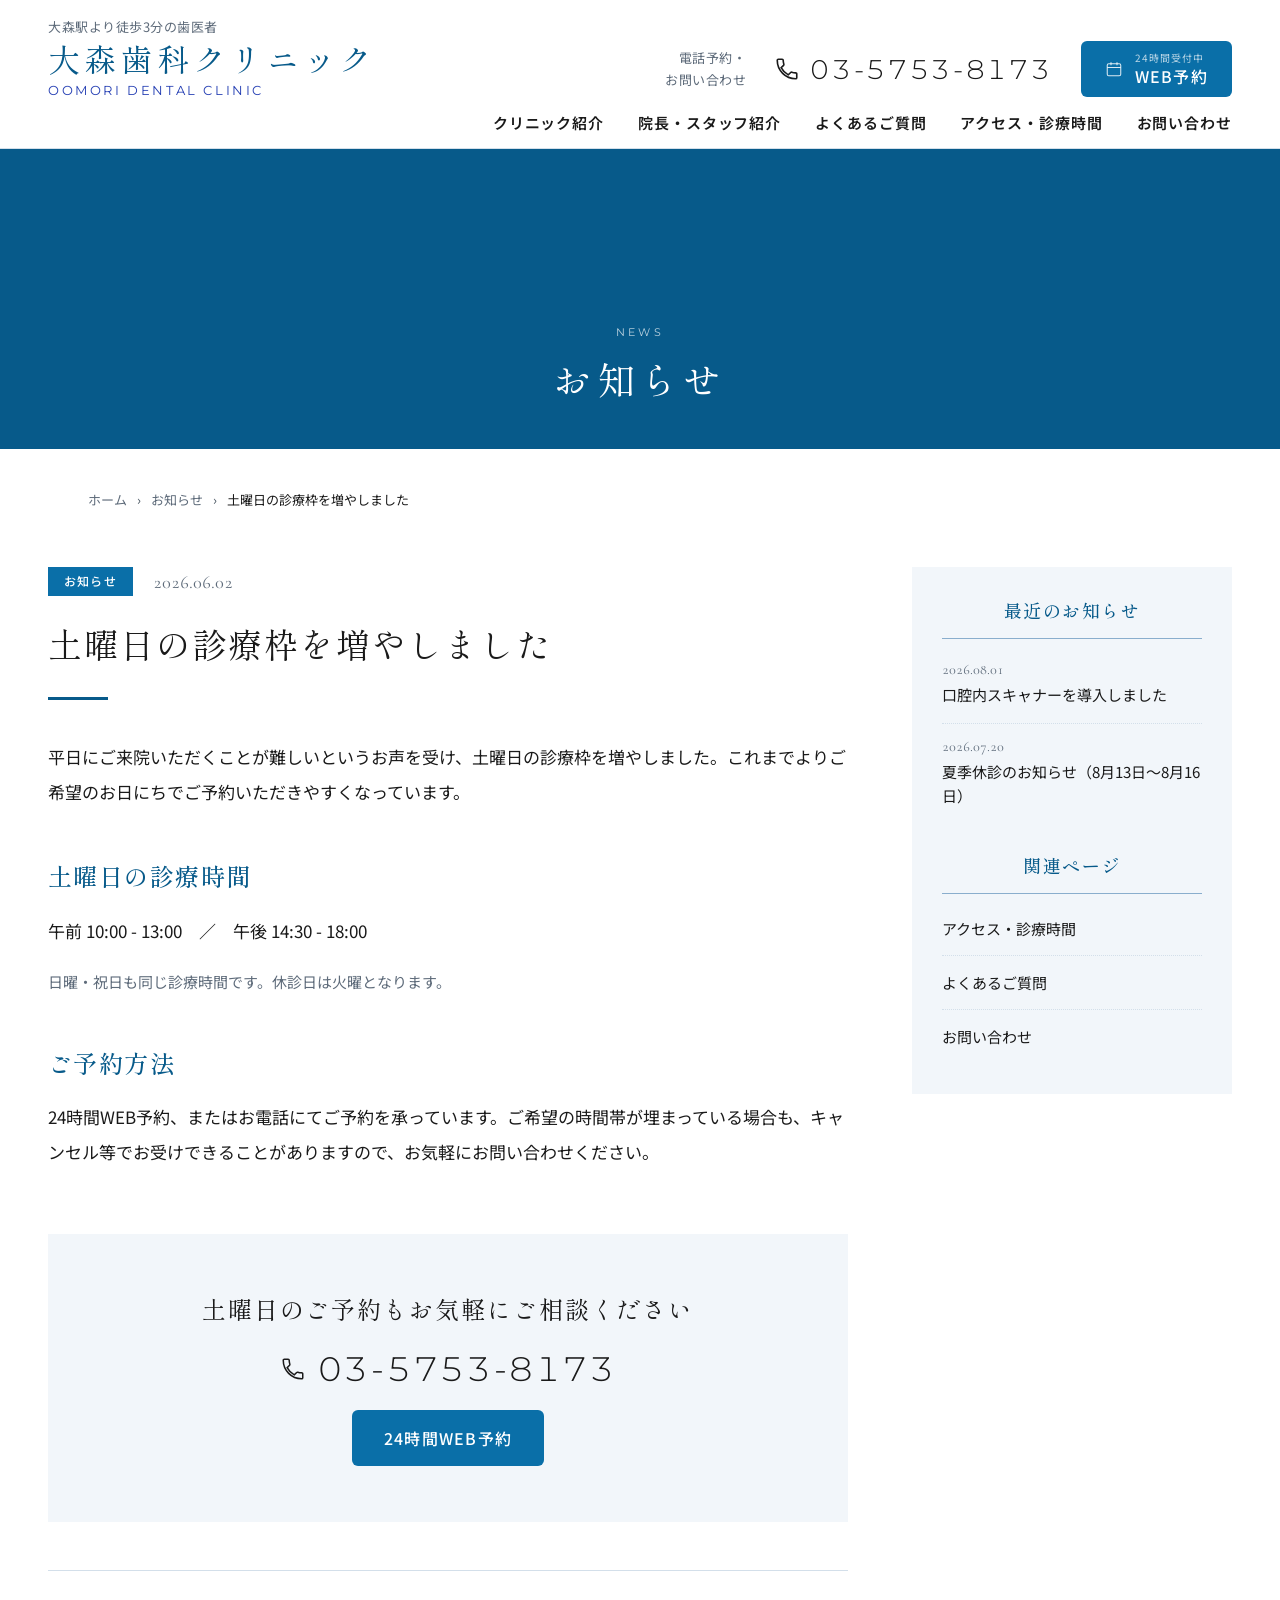
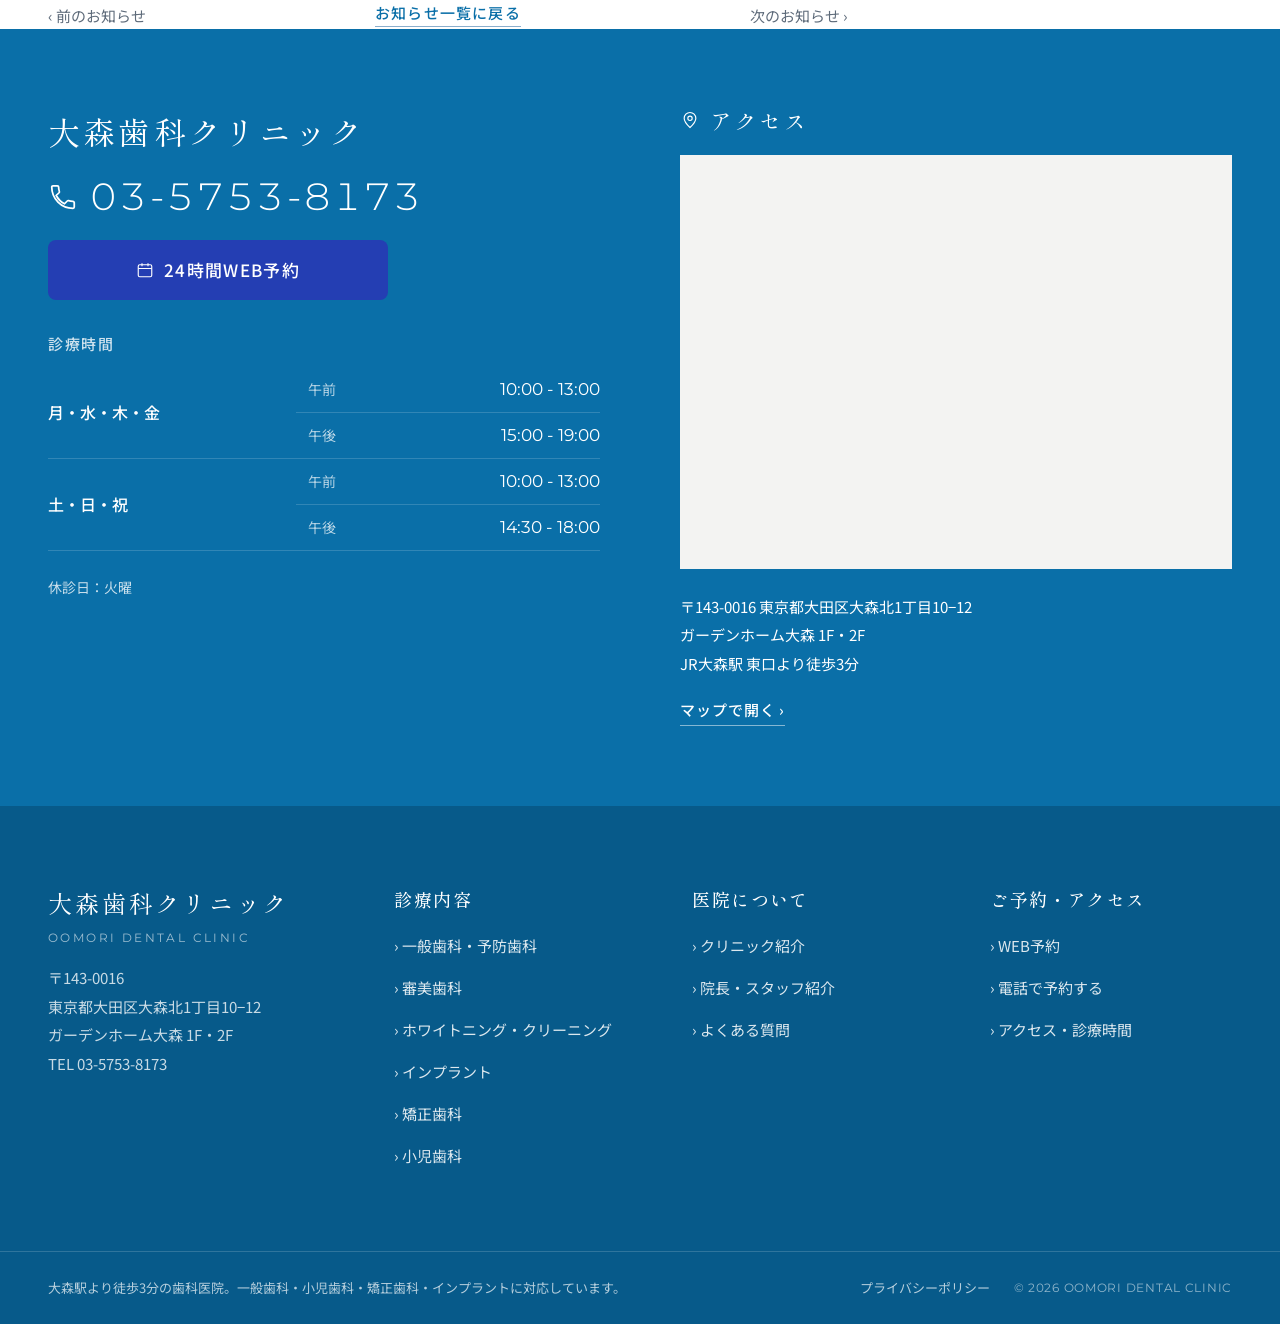
<file: site/news/saturday-slots.html>
<!DOCTYPE html>
<html lang="ja">
<head>
<meta charset="utf-8">
<meta name="viewport" content="width=device-width, initial-scale=1">
<title>土曜日の診療枠を増やしました｜大森歯科クリニック</title>
<meta name="description" content="大森歯科クリニックは土曜日の診療枠を増やしました。平日にご来院が難しい方もご予約いただきやすくなりました。">
<link rel="canonical" href="https://www.oomori-dc.com/news/saturday-slots.html">
<meta name="robots" content="index,follow">
<meta property="og:title" content="土曜日の診療枠を増やしました｜大森歯科クリニック">
<meta property="og:description" content="大森歯科クリニックは土曜日の診療枠を増やしました。平日にご来院が難しい方もご予約いただきやすくなりました。">
<meta property="og:type" content="article">
<meta property="og:url" content="https://www.oomori-dc.com/news/saturday-slots.html">
<meta property="og:site_name" content="大森歯科クリニック">
<meta property="og:image" content="https://www.oomori-dc.com/assets/img/ogp-image.png">
<meta property="og:image:width" content="1200">
<meta property="og:image:height" content="630">
<meta property="og:locale" content="ja_JP">
<meta name="twitter:card" content="summary_large_image">
<meta name="twitter:title" content="土曜日の診療枠を増やしました｜大森歯科クリニック">
<meta name="twitter:description" content="大森歯科クリニックは土曜日の診療枠を増やしました。平日にご来院が難しい方もご予約いただきやすくなりました。">
<meta name="twitter:image" content="https://www.oomori-dc.com/assets/img/ogp-image.png">
<link rel="icon" href="../favicon.ico" sizes="any">
<link rel="icon" type="image/png" sizes="32x32" href="../favicon-32.png">
<link rel="icon" type="image/png" sizes="16x16" href="../favicon-16.png">
<link rel="apple-touch-icon" sizes="180x180" href="../apple-touch-icon.png">
<link rel="manifest" href="../site.webmanifest">
<meta name="theme-color" content="#0A6FA8">
<link rel="preconnect" href="https://fonts.googleapis.com">
<link rel="preconnect" href="https://fonts.gstatic.com" crossorigin>
<link href="https://fonts.googleapis.com/css2?family=Shippori+Mincho:wght@400;500;600&family=Noto+Sans+JP:wght@400;500;700&family=Cormorant+Garamond:wght@300;400;500&family=Montserrat:wght@300;400;500&display=swap" rel="stylesheet">
<link rel="stylesheet" href="../css/style.css">
<script type="application/ld+json">
{
  "@context": "https://schema.org",
  "@type": "BreadcrumbList",
  "itemListElement": [
    {
      "@type": "ListItem",
      "position": 1,
      "name": "ホーム",
      "item": "https://www.oomori-dc.com/"
    },
    {
      "@type": "ListItem",
      "position": 2,
      "name": "お知らせ",
      "item": "https://www.oomori-dc.com/#news"
    },
    {
      "@type": "ListItem",
      "position": 3,
      "name": "土曜日の診療枠を増やしました",
      "item": "https://www.oomori-dc.com/news/saturday-slots.html"
    }
  ]
}
</script>
</head>
<body>

<div data-include="../partials/header.html"></div>

<div id="top" class="page-hero page-hero--short">
  <div class="page-hero__scrim"></div>
  <div class="page-hero__content">
    <span class="page-hero__eyebrow">NEWS</span>
    <h1 class="page-hero__title">お知らせ</h1>
  </div>
</div>

<main>
  <nav aria-label="パンくず" class="breadcrumb">
    <a href="/">ホーム</a>
    <span class="breadcrumb__sep">›</span>
    <a href="/#news">お知らせ</a>
    <span class="breadcrumb__sep">›</span>
    <span class="breadcrumb__current">土曜日の診療枠を増やしました</span>
  </nav>

  <div class="content-layout" style="padding-top:0">

    <article class="article">
      <div class="article__meta">
        <span class="article__tag">お知らせ</span>
        <span class="article__date">2026.06.02</span>
      </div>
      <h2 class="article__title">土曜日の診療枠を増やしました</h2>
      <div class="article__rule"></div>

      <p>平日にご来院いただくことが難しいというお声を受け、土曜日の診療枠を増やしました。これまでよりご希望のお日にちでご予約いただきやすくなっています。</p>

      <h3>土曜日の診療時間</h3>
      <p>午前 10:00 - 13:00　／　午後 14:30 - 18:00</p>
      <p class="article__note">日曜・祝日も同じ診療時間です。休診日は火曜となります。</p>

      <h3>ご予約方法</h3>
      <p>24時間WEB予約、またはお電話にてご予約を承っています。ご希望の時間帯が埋まっている場合も、キャンセル等でお受けできることがありますので、お気軽にお問い合わせください。</p>

      <section class="cta-banner" style="margin:64px 0 0">
        <h3 style="margin:0;font:400 24px/1.6 'Shippori Mincho',serif;letter-spacing:.08em;color:#1A1A1A">土曜日のご予約もお気軽にご相談ください</h3>
        <a href="tel:0357538173" class="cta-banner__tel">
          <svg width="26" height="26" viewBox="0 0 24 24" fill="none" stroke="#1A1A1A" stroke-width="1.4" aria-hidden="true"><path d="M6.6 10.8a15 15 0 0 0 6.6 6.6l2.2-2.2a1 1 0 0 1 1-.25 11.4 11.4 0 0 0 3.6.58 1 1 0 0 1 1 1V20a1 1 0 0 1-1 1A17 17 0 0 1 3 4a1 1 0 0 1 1-1h3.5a1 1 0 0 1 1 1 11.4 11.4 0 0 0 .58 3.6 1 1 0 0 1-.25 1z"></path></svg>
          <span>03-5753-8173</span>
        </a>
        <a href="https://ssl.haisha-yoyaku.jp/s2266232/login/serviceAppoint/index?SITE_CODE=hp" target="_blank" rel="noopener" class="cta-banner__button">24時間WEB予約</a>
      </section>

      <div class="article-pager">
        <a href="/#news">‹ 前のお知らせ</a>
        <a href="/#news" class="article-pager__back">お知らせ一覧に戻る</a>
        <a href="/news/summer-closure.html" class="article-pager__next">次のお知らせ ›</a>
      </div>
    </article>

    <aside class="page-aside">
      <div class="page-aside__group">
        <h2>最近のお知らせ</h2>
        <a href="/news/kouku-scanner.html" class="page-aside__link" style="flex-direction:column;align-items:flex-start;gap:6px;min-height:0;padding:16px 0;border-bottom:1px dotted #D3DFEA">
          <span style="font:400 14px/1 'Cormorant Garamond',serif;color:#5E6B7A;font-variant-numeric:tabular-nums">2026.08.01</span>
          <span>口腔内スキャナーを導入しました</span>
        </a>
        <a href="/news/summer-closure.html" class="page-aside__link" style="flex-direction:column;align-items:flex-start;gap:6px;min-height:0;padding:16px 0">
          <span style="font:400 14px/1 'Cormorant Garamond',serif;color:#5E6B7A;font-variant-numeric:tabular-nums">2026.07.20</span>
          <span>夏季休診のお知らせ（8月13日〜8月16日）</span>
        </a>
      </div>
      <div class="page-aside__group">
        <h2>関連ページ</h2>
        <a href="/access.html" class="page-aside__link">アクセス・診療時間</a>
        <a href="/faq.html" class="page-aside__link">よくあるご質問</a>
        <a href="/contact.html" class="page-aside__link">お問い合わせ</a>
      </div>
    </aside>

  </div>
</main>

<div style="margin-top:96px" data-include="../partials/footer.html"></div>

<script src="../js/include.js"></script>
</body>
</html>
</file>
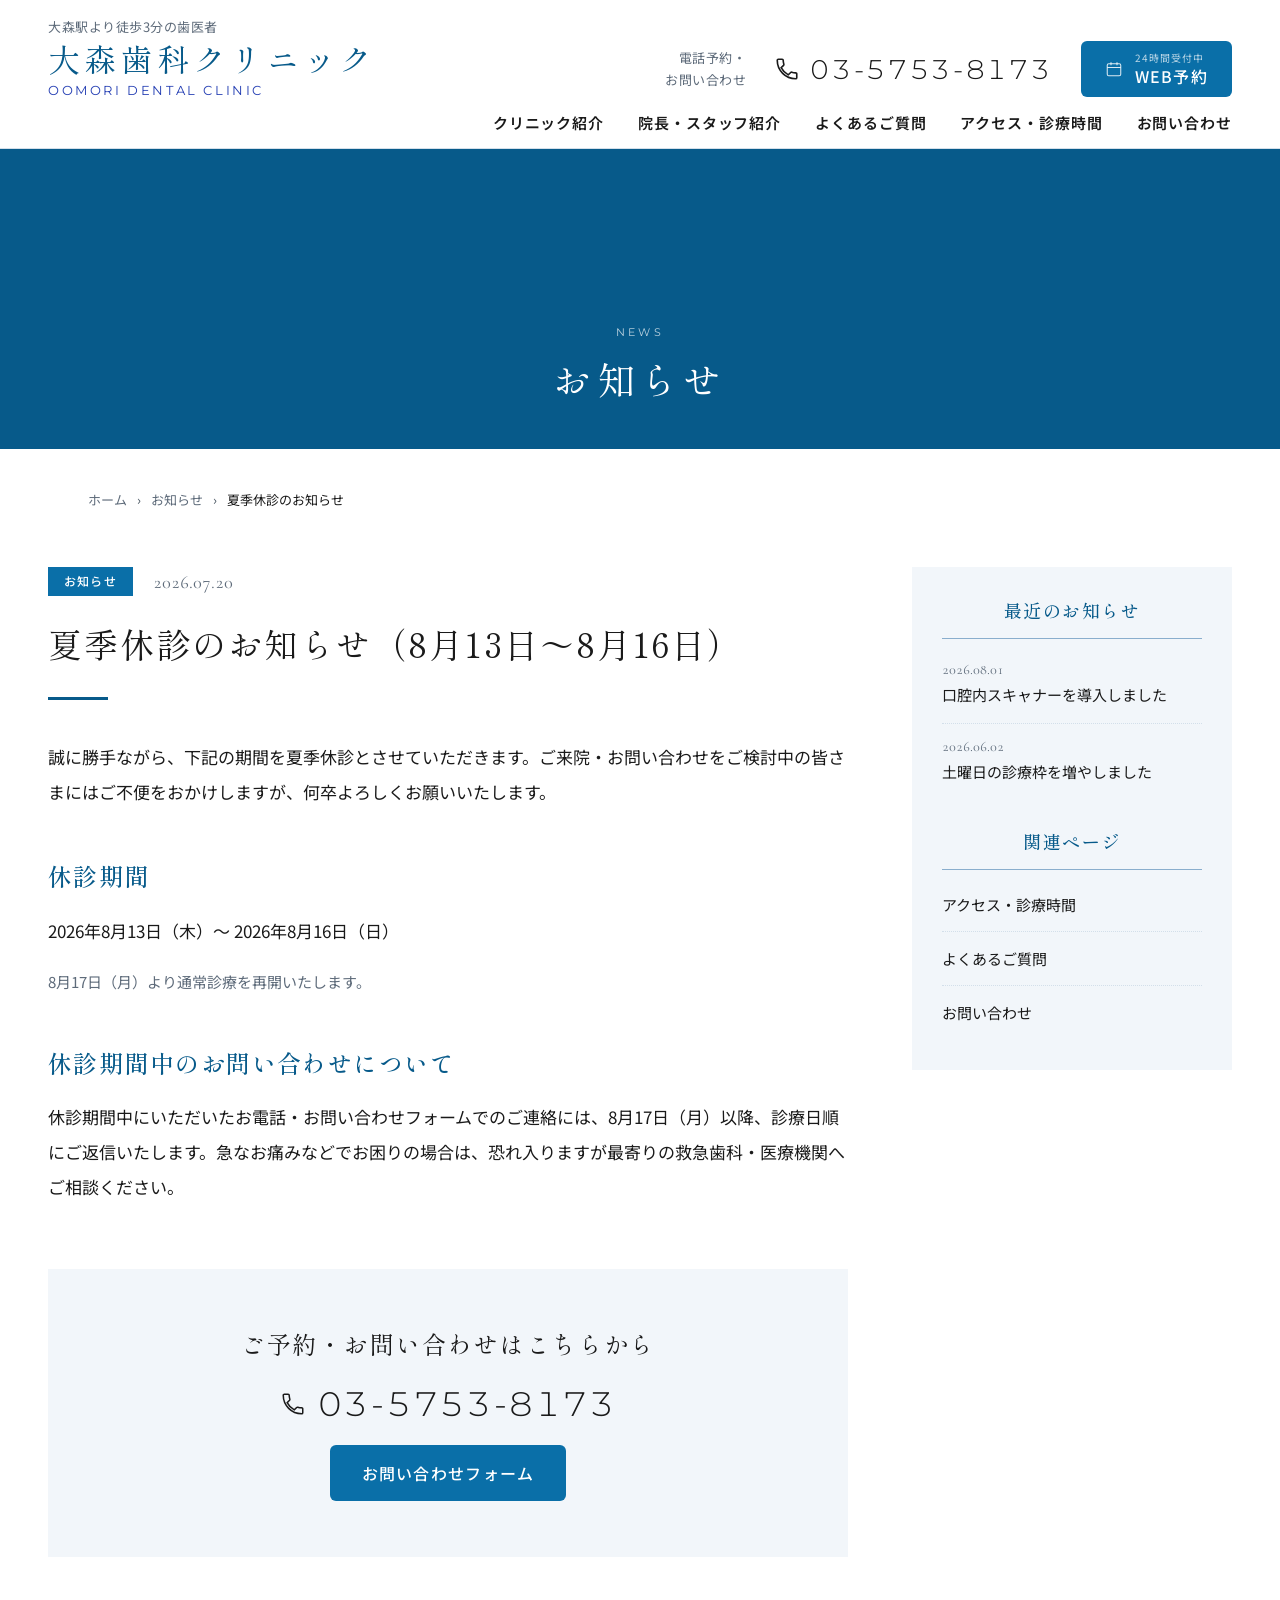
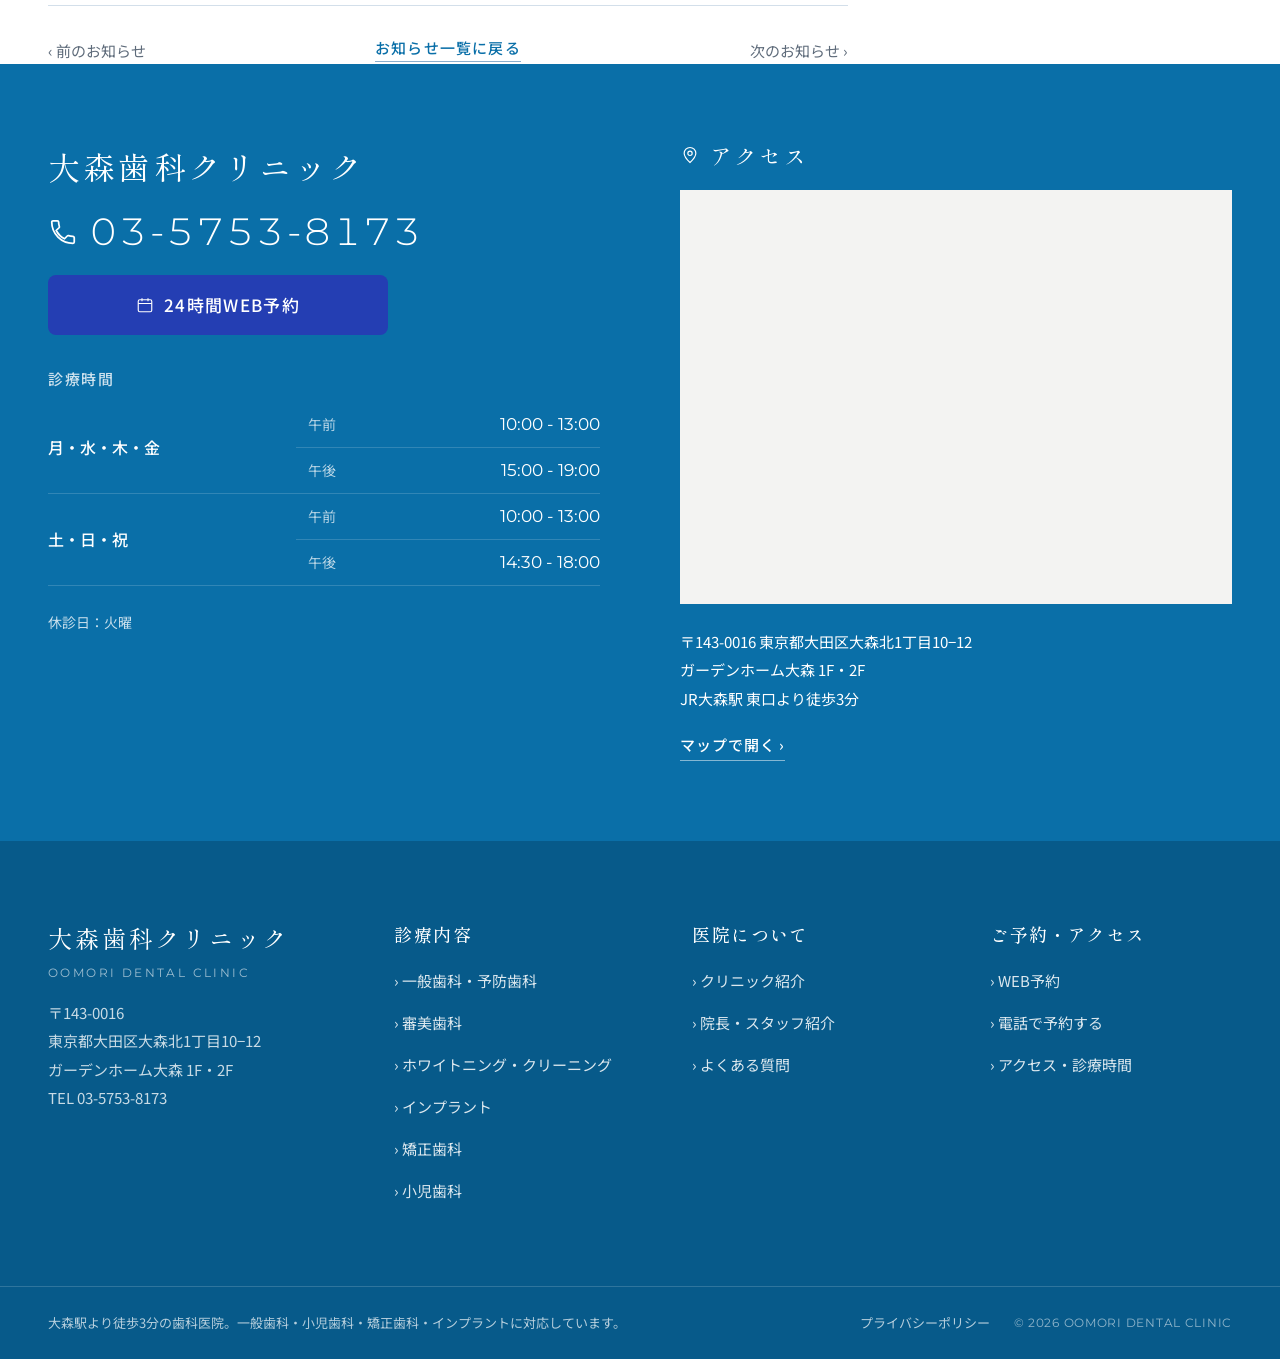
<file: site/news/summer-closure.html>
<!DOCTYPE html>
<html lang="ja">
<head>
<meta charset="utf-8">
<meta name="viewport" content="width=device-width, initial-scale=1">
<title>夏季休診のお知らせ｜大森歯科クリニック</title>
<meta name="description" content="大森歯科クリニックの夏季休診期間（8月13日〜8月16日）のお知らせです。休診期間中の緊急時のご案内も掲載しています。">
<link rel="canonical" href="https://www.oomori-dc.com/news/summer-closure.html">
<meta name="robots" content="index,follow">
<meta property="og:title" content="夏季休診のお知らせ｜大森歯科クリニック">
<meta property="og:description" content="大森歯科クリニックの夏季休診期間（8月13日〜8月16日）のお知らせです。休診期間中の緊急時のご案内も掲載しています。">
<meta property="og:type" content="article">
<meta property="og:url" content="https://www.oomori-dc.com/news/summer-closure.html">
<meta property="og:site_name" content="大森歯科クリニック">
<meta property="og:image" content="https://www.oomori-dc.com/assets/img/ogp-image.png">
<meta property="og:image:width" content="1200">
<meta property="og:image:height" content="630">
<meta property="og:locale" content="ja_JP">
<meta name="twitter:card" content="summary_large_image">
<meta name="twitter:title" content="夏季休診のお知らせ｜大森歯科クリニック">
<meta name="twitter:description" content="大森歯科クリニックの夏季休診期間（8月13日〜8月16日）のお知らせです。休診期間中の緊急時のご案内も掲載しています。">
<meta name="twitter:image" content="https://www.oomori-dc.com/assets/img/ogp-image.png">
<link rel="icon" href="../favicon.ico" sizes="any">
<link rel="icon" type="image/png" sizes="32x32" href="../favicon-32.png">
<link rel="icon" type="image/png" sizes="16x16" href="../favicon-16.png">
<link rel="apple-touch-icon" sizes="180x180" href="../apple-touch-icon.png">
<link rel="manifest" href="../site.webmanifest">
<meta name="theme-color" content="#0A6FA8">
<link rel="preconnect" href="https://fonts.googleapis.com">
<link rel="preconnect" href="https://fonts.gstatic.com" crossorigin>
<link href="https://fonts.googleapis.com/css2?family=Shippori+Mincho:wght@400;500;600&family=Noto+Sans+JP:wght@400;500;700&family=Cormorant+Garamond:wght@300;400;500&family=Montserrat:wght@300;400;500&display=swap" rel="stylesheet">
<link rel="stylesheet" href="../css/style.css">
<script type="application/ld+json">
{
  "@context": "https://schema.org",
  "@type": "BreadcrumbList",
  "itemListElement": [
    {
      "@type": "ListItem",
      "position": 1,
      "name": "ホーム",
      "item": "https://www.oomori-dc.com/"
    },
    {
      "@type": "ListItem",
      "position": 2,
      "name": "お知らせ",
      "item": "https://www.oomori-dc.com/#news"
    },
    {
      "@type": "ListItem",
      "position": 3,
      "name": "夏季休診のお知らせ",
      "item": "https://www.oomori-dc.com/news/summer-closure.html"
    }
  ]
}
</script>
</head>
<body>

<div data-include="../partials/header.html"></div>

<div id="top" class="page-hero page-hero--short">
  <div class="page-hero__scrim"></div>
  <div class="page-hero__content">
    <span class="page-hero__eyebrow">NEWS</span>
    <h1 class="page-hero__title">お知らせ</h1>
  </div>
</div>

<main>
  <nav aria-label="パンくず" class="breadcrumb">
    <a href="/">ホーム</a>
    <span class="breadcrumb__sep">›</span>
    <a href="/#news">お知らせ</a>
    <span class="breadcrumb__sep">›</span>
    <span class="breadcrumb__current">夏季休診のお知らせ</span>
  </nav>

  <div class="content-layout" style="padding-top:0">

    <article class="article">
      <div class="article__meta">
        <span class="article__tag">お知らせ</span>
        <span class="article__date">2026.07.20</span>
      </div>
      <h2 class="article__title">夏季休診のお知らせ（8月13日〜8月16日）</h2>
      <div class="article__rule"></div>

      <p>誠に勝手ながら、下記の期間を夏季休診とさせていただきます。ご来院・お問い合わせをご検討中の皆さまにはご不便をおかけしますが、何卒よろしくお願いいたします。</p>

      <h3>休診期間</h3>
      <p>2026年8月13日（木）〜 2026年8月16日（日）</p>
      <p class="article__note">8月17日（月）より通常診療を再開いたします。</p>

      <h3>休診期間中のお問い合わせについて</h3>
      <p>休診期間中にいただいたお電話・お問い合わせフォームでのご連絡には、8月17日（月）以降、診療日順にご返信いたします。急なお痛みなどでお困りの場合は、恐れ入りますが最寄りの救急歯科・医療機関へご相談ください。</p>

      <section class="cta-banner" style="margin:64px 0 0">
        <h3 style="margin:0;font:400 24px/1.6 'Shippori Mincho',serif;letter-spacing:.08em;color:#1A1A1A">ご予約・お問い合わせはこちらから</h3>
        <a href="tel:0357538173" class="cta-banner__tel">
          <svg width="26" height="26" viewBox="0 0 24 24" fill="none" stroke="#1A1A1A" stroke-width="1.4" aria-hidden="true"><path d="M6.6 10.8a15 15 0 0 0 6.6 6.6l2.2-2.2a1 1 0 0 1 1-.25 11.4 11.4 0 0 0 3.6.58 1 1 0 0 1 1 1V20a1 1 0 0 1-1 1A17 17 0 0 1 3 4a1 1 0 0 1 1-1h3.5a1 1 0 0 1 1 1 11.4 11.4 0 0 0 .58 3.6 1 1 0 0 1-.25 1z"></path></svg>
          <span>03-5753-8173</span>
        </a>
        <a href="/contact.html" class="cta-banner__button">お問い合わせフォーム</a>
      </section>

      <div class="article-pager">
        <a href="/news/saturday-slots.html">‹ 前のお知らせ</a>
        <a href="/#news" class="article-pager__back">お知らせ一覧に戻る</a>
        <a href="/news/kouku-scanner.html" class="article-pager__next">次のお知らせ ›</a>
      </div>
    </article>

    <aside class="page-aside">
      <div class="page-aside__group">
        <h2>最近のお知らせ</h2>
        <a href="/news/kouku-scanner.html" class="page-aside__link" style="flex-direction:column;align-items:flex-start;gap:6px;min-height:0;padding:16px 0;border-bottom:1px dotted #D3DFEA">
          <span style="font:400 14px/1 'Cormorant Garamond',serif;color:#5E6B7A;font-variant-numeric:tabular-nums">2026.08.01</span>
          <span>口腔内スキャナーを導入しました</span>
        </a>
        <a href="/news/saturday-slots.html" class="page-aside__link" style="flex-direction:column;align-items:flex-start;gap:6px;min-height:0;padding:16px 0">
          <span style="font:400 14px/1 'Cormorant Garamond',serif;color:#5E6B7A;font-variant-numeric:tabular-nums">2026.06.02</span>
          <span>土曜日の診療枠を増やしました</span>
        </a>
      </div>
      <div class="page-aside__group">
        <h2>関連ページ</h2>
        <a href="/access.html" class="page-aside__link">アクセス・診療時間</a>
        <a href="/faq.html" class="page-aside__link">よくあるご質問</a>
        <a href="/contact.html" class="page-aside__link">お問い合わせ</a>
      </div>
    </aside>

  </div>
</main>

<div style="margin-top:96px" data-include="../partials/footer.html"></div>

<script src="../js/include.js"></script>
</body>
</html>
</file>
<file: site/css/style.css>
/* ===== Base ===== */
* { box-sizing: border-box; }

body {
  margin: 0;
  background: #fff;
  font-family: "Noto Sans JP", sans-serif;
  color: #1A1A1A;
}

a { color: #0A6FA8; }
a:hover { color: #075A8A; }

img { display: block; max-width: 100%; }

.section {
  max-width: 1200px;
  margin: 0 auto;
  padding: 96px 48px 0;
}

.section--first { padding-top: 64px; }
.section--wide { max-width: 1520px; }

.section-heading {
  display: flex;
  flex-direction: column;
  gap: 14px;
  margin-bottom: 40px;
}

.section-heading__title {
  margin: 0;
  font: 400 32px/1.45 "Shippori Mincho", serif;
  letter-spacing: .08em;
  color: #1A1A1A;
}

.section-heading__rule {
  width: 60px;
  height: 3px;
  background: #075A8A;
}

.section-heading__lead {
  margin: 8px 0 0;
  font: 400 16px/1.9 "Noto Sans JP", sans-serif;
  color: #1A1A1A;
  max-width: 720px;
}

/* ===== Site header ===== */
.site-header {
  background: #fff;
  border-bottom: 1px solid #D3DFEA;
}

.site-header__top {
  display: flex;
  align-items: flex-end;
  justify-content: space-between;
  padding: 20px 48px 18px;
}

.site-header__brand {
  display: flex;
  flex-direction: column;
  gap: 8px;
}

.site-header__eyebrow {
  font: 400 13px/1 "Noto Sans JP", sans-serif;
  letter-spacing: .04em;
  color: #5E6B7A;
}

.site-header__name {
  font: 400 32px/1.1 "Shippori Mincho", serif;
  letter-spacing: .14em;
  color: #075A8A;
  text-decoration: none;
}

.site-header__en {
  font: 400 13px/1 "Montserrat", sans-serif;
  letter-spacing: .2em;
  color: #243EB3;
}

.site-header__actions {
  display: flex;
  align-items: center;
  gap: 28px;
}

.site-header__tel {
  display: flex;
  align-items: center;
  gap: 28px;
  text-decoration: none;
}

.site-header__tel-label {
  font: 400 13px/1.7 "Noto Sans JP", sans-serif;
  letter-spacing: .04em;
  color: #5E6B7A;
  text-align: right;
}

.site-header__tel-number-wrap {
  display: flex;
  align-items: center;
  gap: 10px;
}

.site-header__tel-number {
  font: 300 27px/1 "Montserrat", "Helvetica Neue", Arial, sans-serif;
  letter-spacing: .1em;
  color: #1A1A1A;
  font-variant-numeric: tabular-nums;
}

.site-header__reserve {
  display: flex;
  align-items: center;
  gap: 12px;
  min-height: 56px;
  padding: 0 24px;
  background: #0A6FA8;
  border-radius: 6px;
  text-decoration: none;
}

.site-header__reserve-text {
  display: flex;
  flex-direction: column;
  gap: 3px;
}

.site-header__reserve-note {
  font: 400 10px/1.2 "Noto Sans JP", sans-serif;
  letter-spacing: .1em;
  color: rgba(255, 255, 255, .72);
}

.site-header__reserve-label {
  font: 500 16px/1.2 "Noto Sans JP", sans-serif;
  letter-spacing: .08em;
  color: #fff;
}

.site-header__nav {
  display: flex;
  justify-content: flex-end;
  gap: 34px;
  padding: 0 48px 18px;
}

.site-header__nav a {
  font: 600 15px/1 "Noto Sans JP", sans-serif;
  letter-spacing: .06em;
  color: #1A1A1A;
  text-decoration: none;
}

.site-header__nav a.is-active {
  color: #0A6FA8;
  border-bottom: 2px solid #0A6FA8;
  padding-bottom: 4px;
}

/* ===== Hero ===== */
.hero {
  position: relative;
  height: 380px;
}

.hero__bg {
  position: absolute;
  inset: 0;
  background: #075A8A;
}

.hero__bg img {
  width: 100%;
  height: 100%;
  object-fit: cover;
}

.hero__overlay {
  position: absolute;
  inset: 0;
  background: linear-gradient(90deg, rgba(255, 252, 249, .94) 0%, rgba(252, 246, 240, .82) 46%, rgba(232, 194, 166, .34) 100%);
  pointer-events: none;
}

.hero__content {
  position: absolute;
  inset: 0;
  display: flex;
  flex-direction: column;
  align-items: center;
  justify-content: center;
  gap: 22px;
  pointer-events: none;
  text-align: center;
}

.hero__title {
  margin: 0;
  font: 400 42px/1.35 "Shippori Mincho", serif;
  letter-spacing: .14em;
  color: #075A8A;
}

.hero__subtitle {
  margin: 0;
  font: 400 15px/1.9 "Noto Sans JP", sans-serif;
  letter-spacing: .08em;
  color: #46535F;
}

/* ===== News bar ===== */
.news-bar {
  display: flex;
  align-items: center;
  gap: 28px;
  padding: 18px 48px;
  background: #F2F6FA;
  border-bottom: 1px solid #D3DFEA;
}

.news-bar__link {
  display: flex;
  align-items: center;
  gap: 28px;
  flex: 1;
  min-width: 0;
  text-decoration: none;
}

.news-bar__tag {
  flex: none;
  padding: 6px 16px;
  background: #0A6FA8;
  font: 500 12px/1.4 "Noto Sans JP", sans-serif;
  letter-spacing: .1em;
  color: #fff;
}

.news-bar__date {
  font: 400 16px/1 "Cormorant Garamond", serif;
  color: #5E6B7A;
  font-variant-numeric: tabular-nums;
}

.news-bar__text {
  font: 400 15px/1.7 "Noto Sans JP", sans-serif;
  letter-spacing: .02em;
  color: #1A1A1A;
}

.news-bar__more {
  flex: none;
  margin-left: auto;
  font: 500 13px/1 "Noto Sans JP", sans-serif;
  letter-spacing: .1em;
  color: #0A6FA8;
  text-decoration: none;
}

/* ===== Anchor grid ===== */
.anchor-grid {
  display: grid;
  grid-template-columns: 1fr 1fr;
  gap: 16px;
}

.anchor-grid a {
  display: flex;
  align-items: center;
  justify-content: center;
  min-height: 64px;
  border: 1px solid #8AAECD;
  background: #fff;
  font: 400 17px/1.5 "Noto Sans JP", sans-serif;
  letter-spacing: .06em;
  color: #0A6FA8;
  text-decoration: none;
}

/* ===== Menu cards ===== */
.menu-grid {
  display: grid;
  grid-template-columns: repeat(3, minmax(0, 1fr));
  gap: 28px;
}

.menu-card {
  border: 1px solid #D3DFEA;
  background: #fff;
}

.menu-card__image {
  aspect-ratio: 16 / 10;
  background: #E9EFF6;
  overflow: hidden;
}

.menu-card__image img {
  width: 100%;
  height: 100%;
  object-fit: cover;
}

.menu-card__body {
  padding: 24px 26px;
  display: flex;
  flex-direction: column;
  gap: 10px;
}

.menu-card__title {
  margin: 0;
  font: 500 20px/1.5 "Shippori Mincho", serif;
  letter-spacing: .06em;
  color: #075A8A;
}

.menu-card__title a {
  color: #075A8A;
  text-decoration: none;
}

.menu-card__desc {
  margin: 0;
  font: 400 14px/1.95 "Noto Sans JP", sans-serif;
  color: #5E6B7A;
}

/* ===== About / staff media blocks ===== */
.media-block {
  display: grid;
  grid-template-columns: minmax(0, 1.1fr) minmax(360px, 1fr);
  gap: 64px;
  align-items: center;
}

.media-block__image {
  position: relative;
  aspect-ratio: 16 / 10;
  background: #075A8A;
  overflow: hidden;
}

.media-block__image--portrait {
  aspect-ratio: 4 / 3;
}

.media-block__image img {
  width: 100%;
  height: 100%;
  object-fit: cover;
}

.media-block__image--portrait img {
  object-position: center top;
}

.media-block__content {
  display: flex;
  flex-direction: column;
  gap: 20px;
}

.media-block__eyebrow {
  font: 400 11px/1 "Montserrat", sans-serif;
  letter-spacing: .28em;
  color: #46535F;
}

.media-block__title {
  margin: 0;
  font: 400 30px/1.6 "Shippori Mincho", serif;
  letter-spacing: .08em;
  color: #1A1A1A;
}

.media-block__rule {
  width: 60px;
  height: 3px;
  background: #075A8A;
}

.media-block__text {
  margin: 8px 0 0;
  font: 400 16px/1.9 "Noto Sans JP", sans-serif;
  color: #1A1A1A;
}

.media-block__link {
  margin-top: 12px;
  align-self: flex-start;
  font: 500 15px/1 "Noto Sans JP", sans-serif;
  letter-spacing: .08em;
  color: #0A6FA8;
  text-decoration: none;
  border-bottom: 1px solid #8AAECD;
  padding-bottom: 8px;
}

/* ===== First-visit steps ===== */
.steps {
  margin: 0;
  padding: 0;
  list-style: none;
  display: flex;
  flex-direction: column;
}

.step {
  display: grid;
  grid-template-columns: 150px minmax(0, 1fr);
  align-items: center;
  gap: 32px;
  min-height: 150px;
  padding: 24px 32px;
  background: #F7F8FA;
}

.step:nth-child(even) { background: #F1F3F7; }

.step__number {
  width: 74px;
  height: 74px;
  border-radius: 50%;
  background: #0A6FA8;
  color: #fff;
  display: flex;
  align-items: center;
  justify-content: center;
  font: 400 26px/1 "Montserrat", sans-serif;
  justify-self: center;
}

.step__text {
  margin: 0;
  font: 400 19px/1.7 "Noto Sans JP", sans-serif;
  color: #1A1A1A;
}

/* ===== Cancel policy ===== */
.policy-list {
  margin: 0;
  display: grid;
  grid-template-columns: 240px minmax(0, 1fr);
  gap: 0;
}

.policy-list dt {
  padding: 20px 0;
  border-top: 1px solid #D3DFEA;
  font: 500 15px/1.8 "Noto Sans JP", sans-serif;
  color: #5E6B7A;
}

.policy-list dd {
  margin: 0;
  padding: 20px 0;
  border-top: 1px solid #D3DFEA;
  font: 400 16px/1.8 "Noto Sans JP", sans-serif;
  color: #1A1A1A;
}

.policy-list dt:last-of-type,
.policy-list dd:last-of-type {
  border-bottom: 1px solid #D3DFEA;
}

.policy-note {
  margin: 0;
  font: 400 15px/1.9 "Noto Sans JP", sans-serif;
  color: #5E6B7A;
}

/* ===== News list ===== */
.news-list {
  display: flex;
  flex-direction: column;
}

.news-list a {
  display: flex;
  align-items: baseline;
  gap: 28px;
  padding: 22px 0;
  border-top: 1px solid #D3DFEA;
  text-decoration: none;
}

.news-list a:last-child { border-bottom: 1px solid #D3DFEA; }

.news-list__date {
  flex: none;
  font: 400 16px/1.6 "Cormorant Garamond", serif;
  color: #5E6B7A;
  font-variant-numeric: tabular-nums;
}

.news-list__text {
  font: 400 16px/1.8 "Noto Sans JP", sans-serif;
  color: #1A1A1A;
}

/* ===== Reserve section ===== */
.reserve {
  background: #0A6FA8;
  color: #fff;
}

.reserve__inner {
  max-width: 1520px;
  margin: 0 auto;
  padding: 80px 48px;
  display: grid;
  grid-template-columns: minmax(0, 1fr) minmax(0, 1fr);
  gap: 80px;
}

.reserve__col {
  display: flex;
  flex-direction: column;
  gap: 24px;
}

.reserve__clinic-name {
  margin: 0;
  font: 400 32px/1.4 "Shippori Mincho", serif;
  letter-spacing: .1em;
  color: #fff;
}

.reserve__tel {
  display: flex;
  align-items: center;
  gap: 12px;
  text-decoration: none;
}

.reserve__tel span {
  font: 300 38px/1 "Montserrat", sans-serif;
  letter-spacing: .08em;
  color: #fff;
  font-variant-numeric: tabular-nums;
}

.reserve__cta {
  display: flex;
  align-items: center;
  justify-content: center;
  gap: 10px;
  max-width: 340px;
  min-height: 60px;
  background: #243EB3;
  border-radius: 8px;
  font: 500 17px/1 "Noto Sans JP", sans-serif;
  letter-spacing: .08em;
  color: #fff;
  text-decoration: none;
}

.reserve__hours {
  width: 100%;
  border-collapse: collapse;
  font-variant-numeric: tabular-nums;
  margin-top: 12px;
}

.reserve__hours caption {
  text-align: left;
  font: 500 15px/1 "Noto Sans JP", sans-serif;
  letter-spacing: .1em;
  color: rgba(255, 255, 255, .8);
  padding-bottom: 16px;
}

.reserve__hours th {
  padding: 14px 12px 14px 0;
  border-bottom: 1px solid rgba(255, 255, 255, .16);
  font: 500 16px/1.5 "Noto Sans JP", sans-serif;
  color: #fff;
  text-align: left;
  vertical-align: middle;
  white-space: nowrap;
}

.reserve__hours-label {
  padding: 14px 12px;
  border-bottom: 1px solid rgba(255, 255, 255, .16);
  font: 400 14px/1 "Noto Sans JP", sans-serif;
  color: rgba(255, 255, 255, .7);
}

.reserve__hours-time {
  padding: 14px 0;
  border-bottom: 1px solid rgba(255, 255, 255, .16);
  font: 400 17px/1 "Montserrat", sans-serif;
  color: #fff;
  text-align: right;
}

.reserve__note {
  margin: 0;
  font: 400 14px/1.8 "Noto Sans JP", sans-serif;
  color: rgba(255, 255, 255, .78);
}

.reserve__access-heading {
  display: flex;
  align-items: center;
  gap: 10px;
}

.reserve__access-heading h2 {
  margin: 0;
  font: 400 22px/1 "Shippori Mincho", serif;
  letter-spacing: .12em;
  color: #fff;
}

.reserve__map {
  width: 100%;
  aspect-ratio: 4 / 3;
  border: 0;
  display: block;
  background: #F3F3F2;
}

.reserve__address {
  margin: 0;
  font: 400 15px/1.9 "Noto Sans JP", sans-serif;
  color: #fff;
}

.reserve__map-link {
  align-self: flex-start;
  font: 500 15px/1 "Noto Sans JP", sans-serif;
  letter-spacing: .06em;
  color: #fff;
  text-decoration: none;
  border-bottom: 1px solid rgba(255, 255, 255, .5);
  padding-bottom: 8px;
}

/* ===== Site footer ===== */
.site-footer {
  background: #075A8A;
  color: #fff;
}

.site-footer__inner {
  max-width: 1520px;
  margin: 0 auto;
  padding: 80px 48px;
  display: grid;
  grid-template-columns: 1.2fr 1fr 1fr 1fr;
  gap: 56px;
}

.site-footer__col {
  display: flex;
  flex-direction: column;
  gap: 12px;
}

.site-footer__name {
  font: 400 24px/1.4 "Shippori Mincho", serif;
  letter-spacing: .12em;
  color: #fff;
}

.site-footer__en {
  font: 400 12px/1 "Montserrat", sans-serif;
  letter-spacing: .2em;
  color: rgba(255, 255, 255, .6);
}

.site-footer__address {
  margin: 8px 0 0;
  font: 400 15px/1.9 "Noto Sans JP", sans-serif;
  color: rgba(255, 255, 255, .78);
}

.site-footer__col h2 {
  margin: 0 0 6px;
  font: 500 18px/1.5 "Shippori Mincho", serif;
  letter-spacing: .08em;
  color: #fff;
}

.site-footer__col a {
  font: 400 15px/2 "Noto Sans JP", sans-serif;
  color: rgba(255, 255, 255, .86);
  text-decoration: none;
}

.site-footer__bottom-bar {
  border-top: 1px solid rgba(255, 255, 255, .16);
}

.site-footer__bottom {
  max-width: 1520px;
  margin: 0 auto;
  padding: 24px 48px;
  display: flex;
  align-items: center;
  justify-content: space-between;
  gap: 24px;
  font: 400 13px/1.8 "Noto Sans JP", sans-serif;
  color: rgba(255, 255, 255, .7);
}

.site-footer__bottom-links {
  display: flex;
  align-items: center;
  gap: 24px;
}

.site-footer__bottom-links a {
  font: 400 13px/1.8 "Noto Sans JP", sans-serif;
  color: rgba(255, 255, 255, .7);
  text-decoration: none;
}

.site-footer__copyright {
  font: 400 12px/1.8 "Montserrat", sans-serif;
  letter-spacing: .06em;
  color: rgba(255, 255, 255, .55);
}

/* ===== Interior page hero ===== */
.page-hero {
  position: relative;
  height: 380px;
  background: #075A8A;
  overflow: hidden;
}

.page-hero--short { height: 300px; }

.page-hero__bg-img {
  width: 100%;
  height: 100%;
  object-fit: cover;
}

.page-hero__scrim {
  position: absolute;
  inset: 0;
  background: rgba(7, 90, 138, .44);
  pointer-events: none;
}

.page-hero--short .page-hero__scrim { background: rgba(7, 90, 138, .46); }

.page-hero__content {
  position: absolute;
  inset: 0;
  display: flex;
  flex-direction: column;
  align-items: center;
  justify-content: flex-end;
  padding-bottom: 52px;
  gap: 16px;
  pointer-events: none;
}

.page-hero--short .page-hero__content { padding-bottom: 44px; gap: 14px; }

.page-hero__eyebrow {
  font: 400 11px/1 "Montserrat", sans-serif;
  letter-spacing: .3em;
  color: rgba(255, 255, 255, .72);
}

.page-hero__title {
  margin: 0;
  font: 400 44px/1.35 "Shippori Mincho", serif;
  letter-spacing: .16em;
  color: #fff;
  text-align: center;
}

.page-hero--short .page-hero__title { font: 400 38px/1.4 "Shippori Mincho", serif; letter-spacing: .14em; }

/* ===== Breadcrumb ===== */
.breadcrumb {
  display: flex;
  flex-wrap: wrap;
  align-items: center;
  gap: 10px;
  max-width: 1200px;
  margin: 0 auto;
  padding: 40px 48px 56px;
  font: 400 13px/1.7 "Noto Sans JP", sans-serif;
}

.breadcrumb a { color: #5E6B7A; text-decoration: none; }
.breadcrumb__sep { color: #46535F; }
.breadcrumb__current { color: #1A1A1A; }

/* ===== Intro (centered heading) ===== */
.intro {
  max-width: 900px;
  margin: 0 auto;
  padding: 0 48px;
  display: flex;
  flex-direction: column;
  align-items: center;
  gap: 28px;
}

.intro__title {
  margin: 0;
  font: 400 34px/1.6 "Shippori Mincho", serif;
  letter-spacing: .1em;
  color: #1A1A1A;
  text-align: center;
}

.intro__lead {
  margin: 0;
  font: 400 16px/1.9 "Noto Sans JP", sans-serif;
  color: #1A1A1A;
  text-align: center;
  max-width: 720px;
}

@media (min-width: 1100px) {
  .intro__lead--nowrap { white-space: nowrap; max-width: none; }
}

.intro__divider {
  width: 100%;
  height: 1px;
  background: #D3DFEA;
  margin-top: 12px;
}

/* ===== Content layout (main + sidebar) ===== */
.content-layout {
  max-width: 1520px;
  margin: 0 auto;
  padding: 96px 48px 0;
  display: grid;
  grid-template-columns: minmax(0, 1fr) 320px;
  gap: 64px;
  align-items: start;
}

.content-wrap {
  max-width: 1520px;
  margin: 0 auto;
  padding: 96px 48px 0;
}

/* ===== Table scroll wrapper (for wide tables on narrow screens) ===== */
.table-scroll {
  width: 100%;
  overflow-x: auto;
  -webkit-overflow-scrolling: touch;
}

.content-stack {
  display: flex;
  flex-direction: column;
  gap: 96px;
}

.content-stack--tight { gap: 80px; }

.content-section {
  display: flex;
  flex-direction: column;
  gap: 36px;
}

.content-section--tight { gap: 32px; }

/* ===== Sidebar ===== */
.page-aside {
  background: #F2F6FA;
  padding: 30px;
  display: flex;
  flex-direction: column;
  gap: 28px;
}

.page-aside__instagram {
  display: flex;
  flex-direction: column;
  align-items: center;
  gap: 8px;
  background: #fff;
  border-radius: 6px;
  padding: 20px;
  text-decoration: none;
}

.page-aside__instagram span {
  font: 400 12px/1 "Montserrat", sans-serif;
  letter-spacing: .16em;
  color: #5E6B7A;
}

.page-aside__group {
  display: flex;
  flex-direction: column;
  gap: 0;
}

.page-aside__group h2 {
  margin: 0 0 8px;
  font: 500 18px/1.5 "Shippori Mincho", serif;
  letter-spacing: .08em;
  color: #075A8A;
  text-align: center;
  padding-bottom: 14px;
  border-bottom: 1px solid #8AAECD;
}

.page-aside__link {
  display: flex;
  align-items: center;
  min-height: 54px;
  border-bottom: 1px dotted #D3DFEA;
  font: 400 15px/1.6 "Noto Sans JP", sans-serif;
  color: #1A1A1A;
  text-decoration: none;
}

.page-aside__link:last-child { border-bottom: 0; }

.page-aside__text {
  margin: 14px 0 0;
  font: 400 15px/1.9 "Noto Sans JP", sans-serif;
  color: #1A1A1A;
}

/* ===== Generic definition list (variable label width via --label-w) ===== */
.definition-list {
  margin: 0;
  display: grid;
  grid-template-columns: var(--label-w, 200px) minmax(0, 1fr);
  gap: 0;
}

.definition-list dt {
  padding: 18px 0;
  border-top: 1px solid #D3DFEA;
  font: 500 15px/1.8 "Noto Sans JP", sans-serif;
  color: #5E6B7A;
}

.definition-list dd {
  margin: 0;
  padding: 18px 0;
  border-top: 1px solid #D3DFEA;
  font: 400 16px/1.8 "Noto Sans JP", sans-serif;
  color: #1A1A1A;
}

.definition-list dt:last-of-type,
.definition-list dd:last-of-type { border-bottom: 1px solid #D3DFEA; }

.definition-list--career dt {
  font: 400 15px/1.8 "Montserrat", sans-serif;
  font-variant-numeric: tabular-nums;
}

/* ===== Gallery grid ===== */
.gallery-grid {
  display: grid;
  grid-template-columns: repeat(4, minmax(0, 1fr));
  gap: 28px;
}

.gallery-item {
  margin: 0;
  display: flex;
  flex-direction: column;
  gap: 12px;
}

.gallery-item__image {
  aspect-ratio: 16 / 10;
  background: #E9EFF6;
  overflow: hidden;
}

.gallery-item__image img {
  width: 100%;
  height: 100%;
  object-fit: cover;
}

.gallery-item figcaption {
  font: 400 14px/1.7 "Noto Sans JP", sans-serif;
  color: #5E6B7A;
}

/* ===== Generic photo box ===== */
.photo-box {
  aspect-ratio: 16 / 10;
  background: #E9EFF6;
  overflow: hidden;
}

.photo-box img {
  width: 100%;
  height: 100%;
  object-fit: cover;
}

/* ===== Tag block (spec label + text) ===== */
.tag-block {
  display: flex;
  flex-direction: column;
  gap: 14px;
}

.tag-block__label {
  align-self: flex-start;
  padding: 11px 20px;
  background: #F1F3F7;
  border-left: 9px solid #0A6FA8;
  font: 500 17px/1.5 "Noto Sans JP", sans-serif;
  letter-spacing: .06em;
  color: #1A1A1A;
}

.tag-block__text {
  margin: 0;
  font: 400 16px/1.9 "Noto Sans JP", sans-serif;
  color: #1A1A1A;
}

/* ===== Merit grid ===== */
.merit-banner {
  margin: 0;
  display: flex;
  align-items: center;
  justify-content: center;
  min-height: 82px;
  background: #0A6FA8;
  font: 500 24px/1.5 "Shippori Mincho", serif;
  letter-spacing: .1em;
  color: #fff;
  text-align: center;
}

.merit-grid {
  display: grid;
  grid-template-columns: repeat(8, minmax(0, 1fr));
  gap: 24px;
  margin-top: 32px;
}

.merit-card {
  grid-column: span 2;
  aspect-ratio: 1 / 1;
  background: #F3EFEC;
  display: flex;
  align-items: center;
  justify-content: center;
  padding: 20px;
  font: 400 18px/1.65 "Noto Sans JP", sans-serif;
  color: #0A6FA8;
  text-align: center;
}

/* ===== Qualification list ===== */
.qual-list {
  margin: 0;
  padding: 0;
  list-style: none;
  display: flex;
  flex-direction: column;
  gap: 12px;
  font: 400 16px/1.8 "Noto Sans JP", sans-serif;
  color: #1A1A1A;
}

/* ===== Notes list (bulleted) ===== */
.notes-list {
  margin: 0;
  padding-left: 1.3em;
  display: flex;
  flex-direction: column;
  gap: 12px;
  font: 400 16px/1.9 "Noto Sans JP", sans-serif;
  color: #1A1A1A;
}

/* ===== Asset placeholder (pending real photo/logo) ===== */
.asset-placeholder {
  background: repeating-linear-gradient(135deg, #DCE5EE 0 10px, #E9EFF6 10px 20px);
  display: flex;
  align-items: center;
  justify-content: center;
  color: #0A6FA8;
  font: 400 12px/1.6 ui-monospace, Menlo, monospace;
  letter-spacing: .06em;
  text-align: center;
  padding: 16px;
}

/* ===== CTA banner ===== */
.cta-banner {
  display: flex;
  flex-direction: column;
  align-items: center;
  gap: 24px;
  padding: 56px 32px;
  background: #F2F6FA;
  text-align: center;
}

.cta-banner__title {
  margin: 0;
  font: 400 26px/1.6 "Shippori Mincho", serif;
  letter-spacing: .08em;
  color: #1A1A1A;
}

.cta-banner__tel {
  display: flex;
  align-items: center;
  gap: 12px;
  text-decoration: none;
}

.cta-banner__tel span {
  font: 300 34px/1 "Montserrat", sans-serif;
  letter-spacing: .08em;
  color: #1A1A1A;
  font-variant-numeric: tabular-nums;
}

.cta-banner__note {
  font: 400 14px/1.8 "Noto Sans JP", sans-serif;
  color: #5E6B7A;
}

.cta-banner__button {
  display: flex;
  align-items: center;
  justify-content: center;
  min-height: 56px;
  padding: 0 32px;
  background: #0A6FA8;
  border-radius: 6px;
  font: 500 16px/1 "Noto Sans JP", sans-serif;
  letter-spacing: .08em;
  color: #fff;
  text-decoration: none;
}

/* ===== Numbered flow list (circle marker) ===== */
.flow-list {
  margin: 0;
  padding: 0;
  list-style: none;
  display: flex;
  flex-direction: column;
  gap: 12px;
}

.flow-item {
  display: grid;
  grid-template-columns: 64px minmax(0, 1fr);
  align-items: center;
  gap: 28px;
  padding: 24px 32px;
  background: #F7F8FA;
}

.flow-item__number {
  width: 64px;
  height: 64px;
  border-radius: 50%;
  background: #0A6FA8;
  display: flex;
  align-items: center;
  justify-content: center;
  font: 400 22px/1 "Cormorant Garamond", serif;
  color: #fff;
}

.flow-item__body {
  display: flex;
  flex-direction: column;
  gap: 8px;
}

.flow-item__title {
  font: 500 19px/1.5 "Shippori Mincho", serif;
  letter-spacing: .06em;
  color: #1A1A1A;
}

.flow-item__text {
  font: 400 15px/1.9 "Noto Sans JP", sans-serif;
  color: #1A1A1A;
}

/* ===== Two-column info cards ===== */
.two-col-grid {
  display: grid;
  grid-template-columns: 1fr 1fr;
  gap: 20px;
}

.info-card {
  display: flex;
  flex-direction: column;
  gap: 14px;
  padding: 32px;
  background: #F2F6FA;
}

.info-card__eyebrow {
  font: 400 11px/1 "Montserrat", sans-serif;
  letter-spacing: .24em;
  color: #46535F;
}

.info-card__title {
  margin: 0;
  font: 500 21px/1.5 "Shippori Mincho", serif;
  letter-spacing: .06em;
  color: #1A1A1A;
}

.info-card__text {
  margin: 0;
  font: 400 15px/1.95 "Noto Sans JP", sans-serif;
  color: #1A1A1A;
}

/* ===== FAQ accordion ===== */
.faq-group {
  display: flex;
  flex-direction: column;
  gap: 12px;
}

.faq-item {
  border: 1px solid #D3DFEA;
  background: #fff;
}

.faq-item summary {
  list-style: none;
  cursor: pointer;
  display: flex;
  align-items: center;
  gap: 18px;
  padding: 22px 26px;
  font: 500 17px/1.7 "Noto Sans JP", sans-serif;
  color: #1A1A1A;
}

.faq-item summary::-webkit-details-marker { display: none; }

.faq-item__q {
  flex: none;
  font: 400 20px/1 "Cormorant Garamond", serif;
  color: #46535F;
}

.faq-item__mark {
  margin-left: auto;
  flex: none;
  font: 300 22px/1 "Montserrat", sans-serif;
  color: #0A6FA8;
  transition: transform 180ms ease;
}

.faq-item[open] .faq-item__mark { transform: rotate(45deg); }

.faq-item__answer {
  margin: 0;
  padding: 0 26px 26px 62px;
  font: 400 16px/1.9 "Noto Sans JP", sans-serif;
  color: #1A1A1A;
  border-top: 1px solid #F1EDE9;
  padding-top: 22px;
}

/* ===== Contact options ===== */
.contact-options {
  display: grid;
  grid-template-columns: 1fr 1fr;
  gap: 20px;
}

.contact-option {
  display: flex;
  flex-direction: column;
  align-items: center;
  gap: 16px;
  padding: 40px 32px;
  background: #F2F6FA;
}

.contact-option__eyebrow {
  font: 400 11px/1 "Montserrat", sans-serif;
  letter-spacing: .24em;
  color: #46535F;
}

.contact-option__title {
  margin: 0;
  font: 400 22px/1.5 "Shippori Mincho", serif;
  letter-spacing: .08em;
  color: #1A1A1A;
}

.contact-option__tel {
  display: flex;
  align-items: center;
  gap: 12px;
  text-decoration: none;
}

.contact-option__tel span {
  font: 300 34px/1 "Montserrat", sans-serif;
  letter-spacing: .08em;
  color: #1A1A1A;
  font-variant-numeric: tabular-nums;
}

.contact-option__note {
  font: 400 14px/1.8 "Noto Sans JP", sans-serif;
  color: #5E6B7A;
  text-align: center;
}

.contact-option__text {
  margin: 0;
  font: 400 15px/1.9 "Noto Sans JP", sans-serif;
  color: #1A1A1A;
  text-align: center;
}

.contact-option__button {
  display: flex;
  align-items: center;
  justify-content: center;
  min-height: 56px;
  padding: 0 32px;
  background: #0A6FA8;
  border-radius: 6px;
  font: 500 16px/1 "Noto Sans JP", sans-serif;
  letter-spacing: .08em;
  color: #fff;
  text-decoration: none;
}

/* ===== Contact form ===== */
.contact-form {
  display: flex;
  flex-direction: column;
  border-top: 1px solid #D3DFEA;
}

.form-row {
  display: grid;
  grid-template-columns: 220px minmax(0, 1fr);
  gap: 24px;
  padding: 26px 0;
  border-bottom: 1px solid #D3DFEA;
  align-items: start;
}

.form-row label,
.form-row .form-label {
  font: 500 16px/1.7 "Noto Sans JP", sans-serif;
  color: #1A1A1A;
  padding-top: 12px;
}

.required-mark { color: #B4453A; }

.form-input {
  width: 100%;
  box-sizing: border-box;
  min-height: 52px;
  padding: 0 16px;
  border: 1px solid #D3DFEA;
  background: #fff;
  font-size: 16px;
  color: #1A1A1A;
  font-family: "Noto Sans JP", sans-serif;
}

.form-input:focus,
.form-textarea:focus,
.form-select:focus {
  outline: 2px solid #0A6FA8;
  outline-offset: 1px;
}

.form-select {
  width: 100%;
  box-sizing: border-box;
  min-height: 52px;
  padding: 0 16px;
  border: 1px solid #D3DFEA;
  background: #fff;
  font-size: 16px;
  color: #1A1A1A;
  font-family: "Noto Sans JP", sans-serif;
}

.form-textarea {
  width: 100%;
  box-sizing: border-box;
  padding: 14px 16px;
  border: 1px solid #D3DFEA;
  background: #fff;
  font-size: 16px;
  line-height: 1.8;
  color: #1A1A1A;
  resize: vertical;
  font-family: "Noto Sans JP", sans-serif;
}

.form-hint {
  font: 400 14px/1.8 "Noto Sans JP", sans-serif;
  color: #5E6B7A;
}

.form-radio-group {
  display: flex;
  flex-wrap: wrap;
  gap: 12px 24px;
}

.form-radio-group label {
  display: flex;
  align-items: center;
  gap: 10px;
  font: 400 16px/1.7 "Noto Sans JP", sans-serif;
  color: #1A1A1A;
  cursor: pointer;
  padding-top: 0;
}

.form-radio-group input {
  width: 18px;
  height: 18px;
  accent-color: #0A6FA8;
}

.form-date-row {
  display: grid;
  grid-template-columns: 1fr 1fr;
  gap: 16px;
}

.form-notice {
  margin: 0;
  padding: 18px 22px;
  background: #F2F6FA;
  border-left: 4px solid #8AAECD;
  font: 400 15px/1.9 "Noto Sans JP", sans-serif;
  color: #1A1A1A;
}

.form-submit-area {
  display: flex;
  flex-direction: column;
  gap: 20px;
  padding: 36px 0 0;
  align-items: center;
}

.form-agree {
  display: flex;
  align-items: flex-start;
  gap: 12px;
  max-width: 600px;
  font: 400 15px/1.8 "Noto Sans JP", sans-serif;
  color: #1A1A1A;
  cursor: pointer;
}

.form-agree input {
  width: 18px;
  height: 18px;
  margin-top: 4px;
  flex: none;
  accent-color: #0A6FA8;
}

.form-submit-btn {
  display: flex;
  align-items: center;
  justify-content: center;
  min-height: 64px;
  padding: 0 64px;
  border: none;
  background: #0A6FA8;
  border-radius: 6px;
  font: 500 18px/1 "Noto Sans JP", sans-serif;
  letter-spacing: .1em;
  color: #fff;
  cursor: pointer;
}

.form-submit-btn:hover { background: #075A8A; }

.form-status {
  font: 400 14px/1.8 "Noto Sans JP", sans-serif;
  color: #5E6B7A;
  text-align: center;
}

/* ===== News article ===== */
.article {
  display: flex;
  flex-direction: column;
  gap: 0;
  max-width: 820px;
}

.article__meta {
  display: flex;
  align-items: center;
  gap: 20px;
}

.article__tag {
  flex: none;
  padding: 6px 16px;
  background: #0A6FA8;
  font: 500 12px/1.4 "Noto Sans JP", sans-serif;
  letter-spacing: .1em;
  color: #fff;
}

.article__date {
  font: 400 18px/1 "Cormorant Garamond", serif;
  color: #5E6B7A;
  font-variant-numeric: tabular-nums;
}

.article__title {
  margin: 22px 0 0;
  font: 400 34px/1.55 "Shippori Mincho", serif;
  letter-spacing: .06em;
  color: #1A1A1A;
}

.article__rule {
  width: 60px;
  height: 3px;
  background: #075A8A;
  margin: 26px 0 0;
}

.article__image {
  aspect-ratio: 16 / 9;
  margin: 40px 0 0;
}

.article p {
  margin: 40px 0 0;
  font: 400 17px/2.05 "Noto Sans JP", sans-serif;
  color: #1A1A1A;
}

.article h3 {
  margin: 48px 0 0;
  font: 500 24px/1.6 "Shippori Mincho", serif;
  letter-spacing: .06em;
  color: #075A8A;
}

.article h3 + p { margin-top: 18px; }

.article__note {
  margin: 18px 0 0 !important;
  font: 400 15px/1.95 "Noto Sans JP", sans-serif !important;
  color: #5E6B7A !important;
}

.article__compare {
  display: grid;
  grid-template-columns: 1fr 1fr;
  gap: 20px;
  margin: 32px 0 0;
}

.compare-card {
  display: flex;
  flex-direction: column;
  gap: 12px;
  padding: 28px;
  background: #F4EFEA;
}

.compare-card--after { background: #F2F6FA; border: 1px solid #8AAECD; }

.compare-card__eyebrow {
  font: 400 11px/1 "Montserrat", sans-serif;
  letter-spacing: .24em;
  color: #46535F;
}

.compare-card--after .compare-card__eyebrow { color: #46535F; }

.compare-card__title {
  margin: 0;
  font: 500 19px/1.6 "Shippori Mincho", serif;
  letter-spacing: .04em;
  color: #1A1A1A;
}

.compare-card__text {
  margin: 0;
  font: 400 15px/1.95 "Noto Sans JP", sans-serif;
  color: #46535F;
}

.article-pager {
  display: grid;
  grid-template-columns: 1fr auto 1fr;
  gap: 20px;
  align-items: center;
  padding: 32px 0 0;
  margin: 48px 0 0;
  border-top: 1px solid #D3DFEA;
}

.article-pager a {
  font: 400 15px/1.7 "Noto Sans JP", sans-serif;
  color: #5E6B7A;
  text-decoration: none;
}

.article-pager__back {
  justify-self: center;
  font: 500 15px/1 "Noto Sans JP", sans-serif !important;
  letter-spacing: .08em;
  color: #0A6FA8 !important;
  border-bottom: 1px solid #8AAECD;
  padding-bottom: 6px;
}

.article-pager__next { justify-self: end; }

/* ===== Responsive ===== */
@media (max-width: 1199px) {
  .site-header__top { flex-wrap: wrap; gap: 20px 32px; padding: 20px 32px 18px; }
  .site-header__top span, .site-header__top a { white-space: nowrap; }
  .site-header__nav { flex-wrap: wrap; gap: 14px 26px; padding: 0 32px 18px; }

  .section { padding: 72px 32px 0; }
  .content-layout,
  .content-wrap { padding: 72px 32px 0; }
  .breadcrumb { padding: 32px 32px 48px; }
  .intro { padding: 0 32px; }
  .news-bar { padding: 18px 32px; }

  .media-block { grid-template-columns: minmax(0, 1fr); gap: 32px; }
  .menu-grid { grid-template-columns: repeat(2, minmax(0, 1fr)); }
  .reserve__inner,
  .site-footer__inner { grid-template-columns: minmax(0, 1fr) minmax(0, 1fr); gap: 48px; padding-left: 32px; padding-right: 32px; }
  .site-footer__bottom { padding-left: 32px; padding-right: 32px; }

  .content-layout { grid-template-columns: minmax(0, 1fr); }
  .gallery-grid { grid-template-columns: repeat(2, minmax(0, 1fr)); }
  .merit-grid { grid-template-columns: repeat(4, minmax(0, 1fr)); }
}

@media (max-width: 767px) {
  .section { padding: 56px 20px 0; }
  .content-layout,
  .content-wrap { padding: 56px 20px 0; }
  .breadcrumb { padding: 24px 20px 40px; }
  .intro { padding: 0 20px; gap: 20px; }
  .intro__title { font: 400 24px/1.55 "Shippori Mincho", serif; }
  .news-bar { padding: 16px 20px; }
  .section-heading__title { font: 400 24px/1.5 "Shippori Mincho", serif; }
  .media-block__title { font: 400 23px/1.55 "Shippori Mincho", serif; }
  .article__title { font: 400 24px/1.5 "Shippori Mincho", serif; }

  .site-header__top { flex-direction: column; align-items: flex-start; gap: 20px; padding: 20px 20px 18px; }
  .site-header__name { font: 400 24px/1.1 "Shippori Mincho", serif; letter-spacing: .08em; }
  .site-header__actions { flex-direction: column; align-items: stretch; width: 100%; gap: 16px; }
  .site-header__tel { flex-direction: column; align-items: flex-start; gap: 8px; }
  .site-header__tel-label { text-align: left; }
  .site-header__reserve { justify-content: center; }
  .site-header__nav { flex-wrap: wrap; justify-content: flex-start; gap: 16px 24px; padding: 0 20px 18px; }

  .hero { height: 300px; }
  .hero__content { padding: 0 24px; gap: 14px; }
  .hero__title { font: 400 26px/1.5 "Shippori Mincho", serif; letter-spacing: .08em; }
  .hero__subtitle { font: 400 13px/1.8 "Noto Sans JP", sans-serif; }

  .page-hero { height: 240px; }
  .page-hero--short { height: 180px; }
  .page-hero__content { padding: 0 24px 32px; gap: 10px; }
  .page-hero--short .page-hero__content { padding: 0 24px 26px; }
  .page-hero__title { font: 400 26px/1.5 "Shippori Mincho", serif; letter-spacing: .08em; }
  .page-hero--short .page-hero__title { font: 400 22px/1.5 "Shippori Mincho", serif; letter-spacing: .06em; }

  .anchor-grid,
  .menu-grid,
  .reserve__inner,
  .site-footer__inner { grid-template-columns: 1fr; }

  .reserve__inner,
  .site-footer__inner { padding-left: 20px; padding-right: 20px; padding-top: 56px; padding-bottom: 56px; }
  .site-footer__bottom { padding: 20px; flex-direction: column; align-items: flex-start; }
  .reserve__clinic-name { font: 400 24px/1.4 "Shippori Mincho", serif; }
  .reserve__tel span,
  .cta-banner__tel span,
  .contact-option__tel span { font: 300 26px/1 "Montserrat", sans-serif; }

  .news-bar { flex-direction: column; align-items: stretch; gap: 10px; }
  .news-bar__link { flex-wrap: wrap; gap: 8px 14px; }
  .news-bar__text { flex-basis: 100%; }
  .news-bar__more { margin-left: 0; }

  .step {
    grid-template-columns: 56px minmax(0, 1fr);
    gap: 16px;
    padding: 18px;
  }
  .step__number { width: 56px; height: 56px; font: 400 20px/1 "Montserrat", sans-serif; }

  .flow-item {
    grid-template-columns: 56px minmax(0, 1fr);
    gap: 16px;
    padding: 18px;
  }
  .flow-item__number { width: 56px; height: 56px; font: 400 18px/1 "Cormorant Garamond", serif; }

  .table-scroll table { min-width: 560px; }

  .gallery-grid { grid-template-columns: repeat(2, 1fr); gap: 12px; }

  .merit-grid { grid-template-columns: minmax(0, 1fr); gap: 8px; }
  .merit-card { grid-column: span 1; aspect-ratio: auto; min-height: 140px; }

  .definition-list,
  .policy-list { grid-template-columns: minmax(0, 1fr); }
  .definition-list dt,
  .policy-list dt { padding-bottom: 0; }
  .definition-list dd,
  .policy-list dd { border-top: 0; padding-top: 4px; }

  .two-col-grid,
  .contact-options,
  .article__compare { grid-template-columns: 1fr; }

  .form-row { grid-template-columns: 1fr; gap: 10px; }
  .form-row label,
  .form-row .form-label { padding-top: 0; }
  .form-date-row { grid-template-columns: 1fr; gap: 10px; }
  .form-submit-btn { width: 100%; padding: 0 32px; }

  .article-pager { grid-template-columns: 1fr; gap: 12px; text-align: center; }
  .article-pager__next { justify-self: center; }
}
</file>
